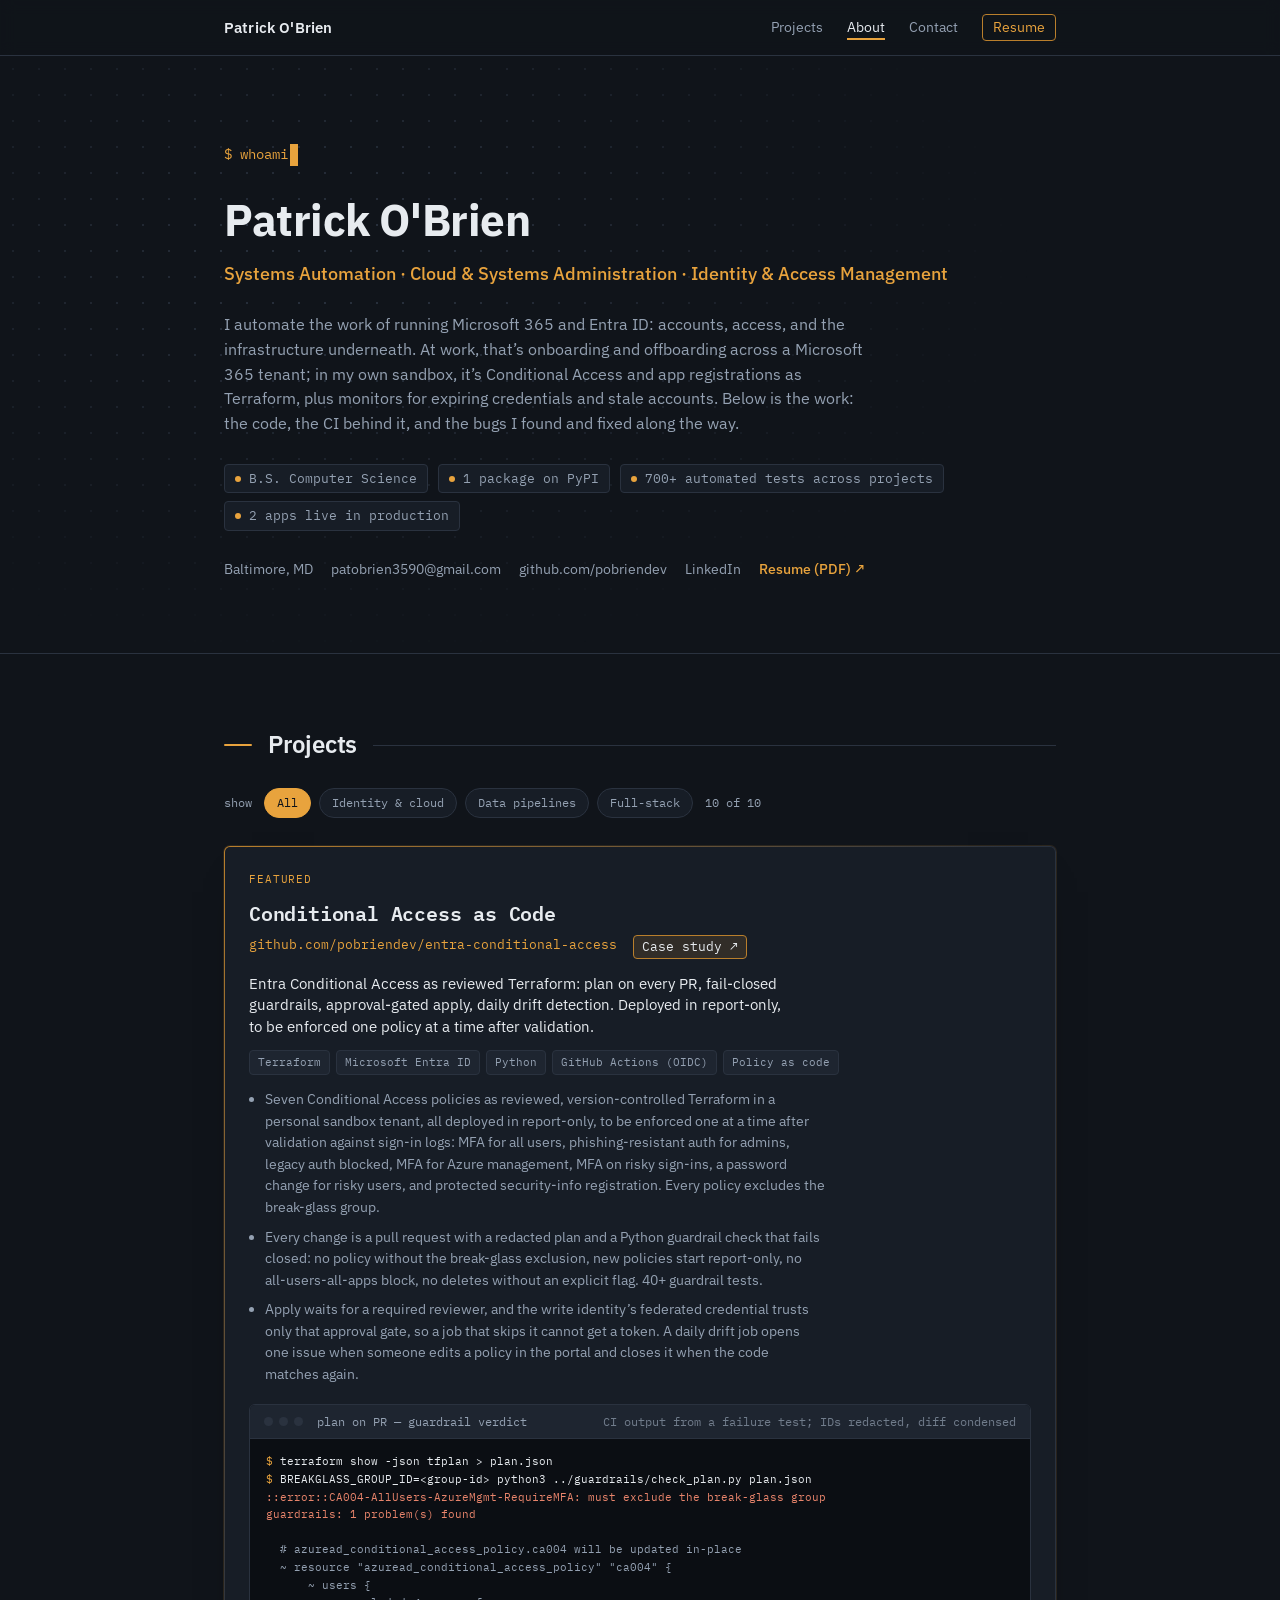
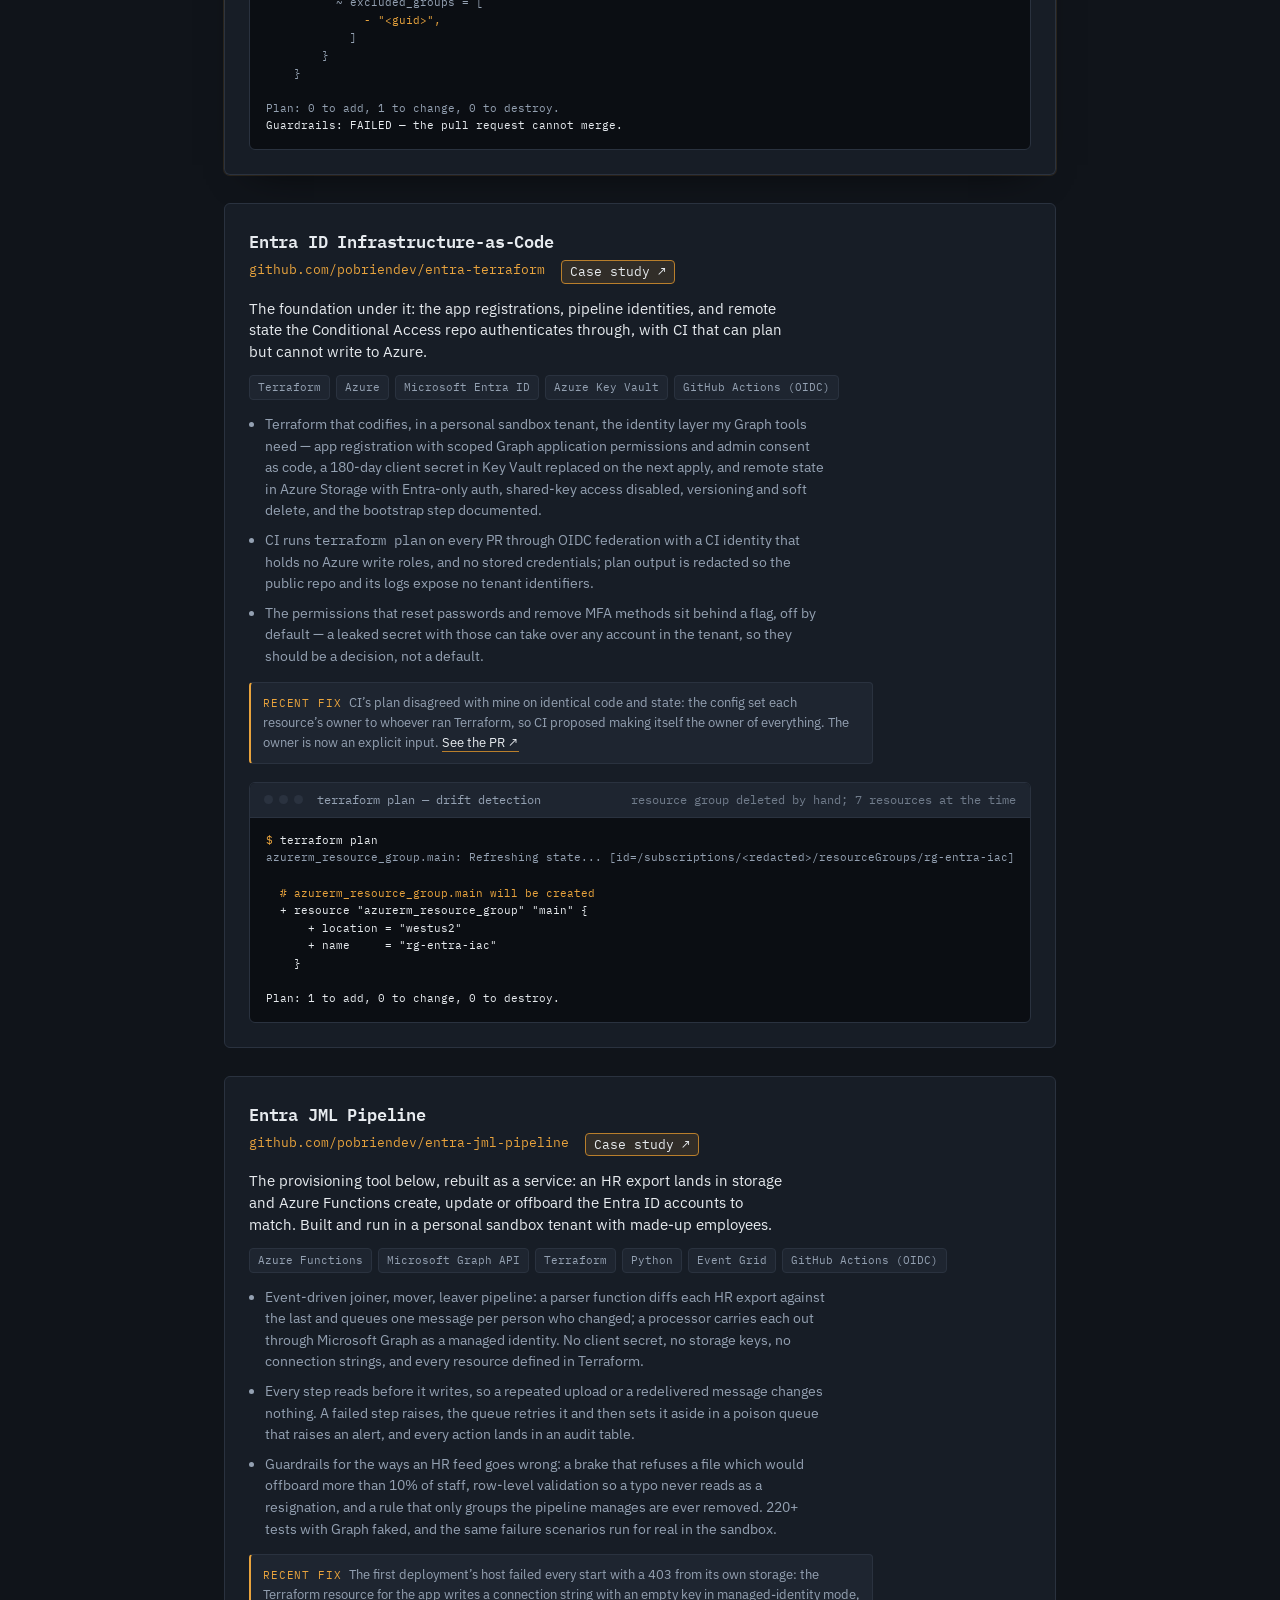
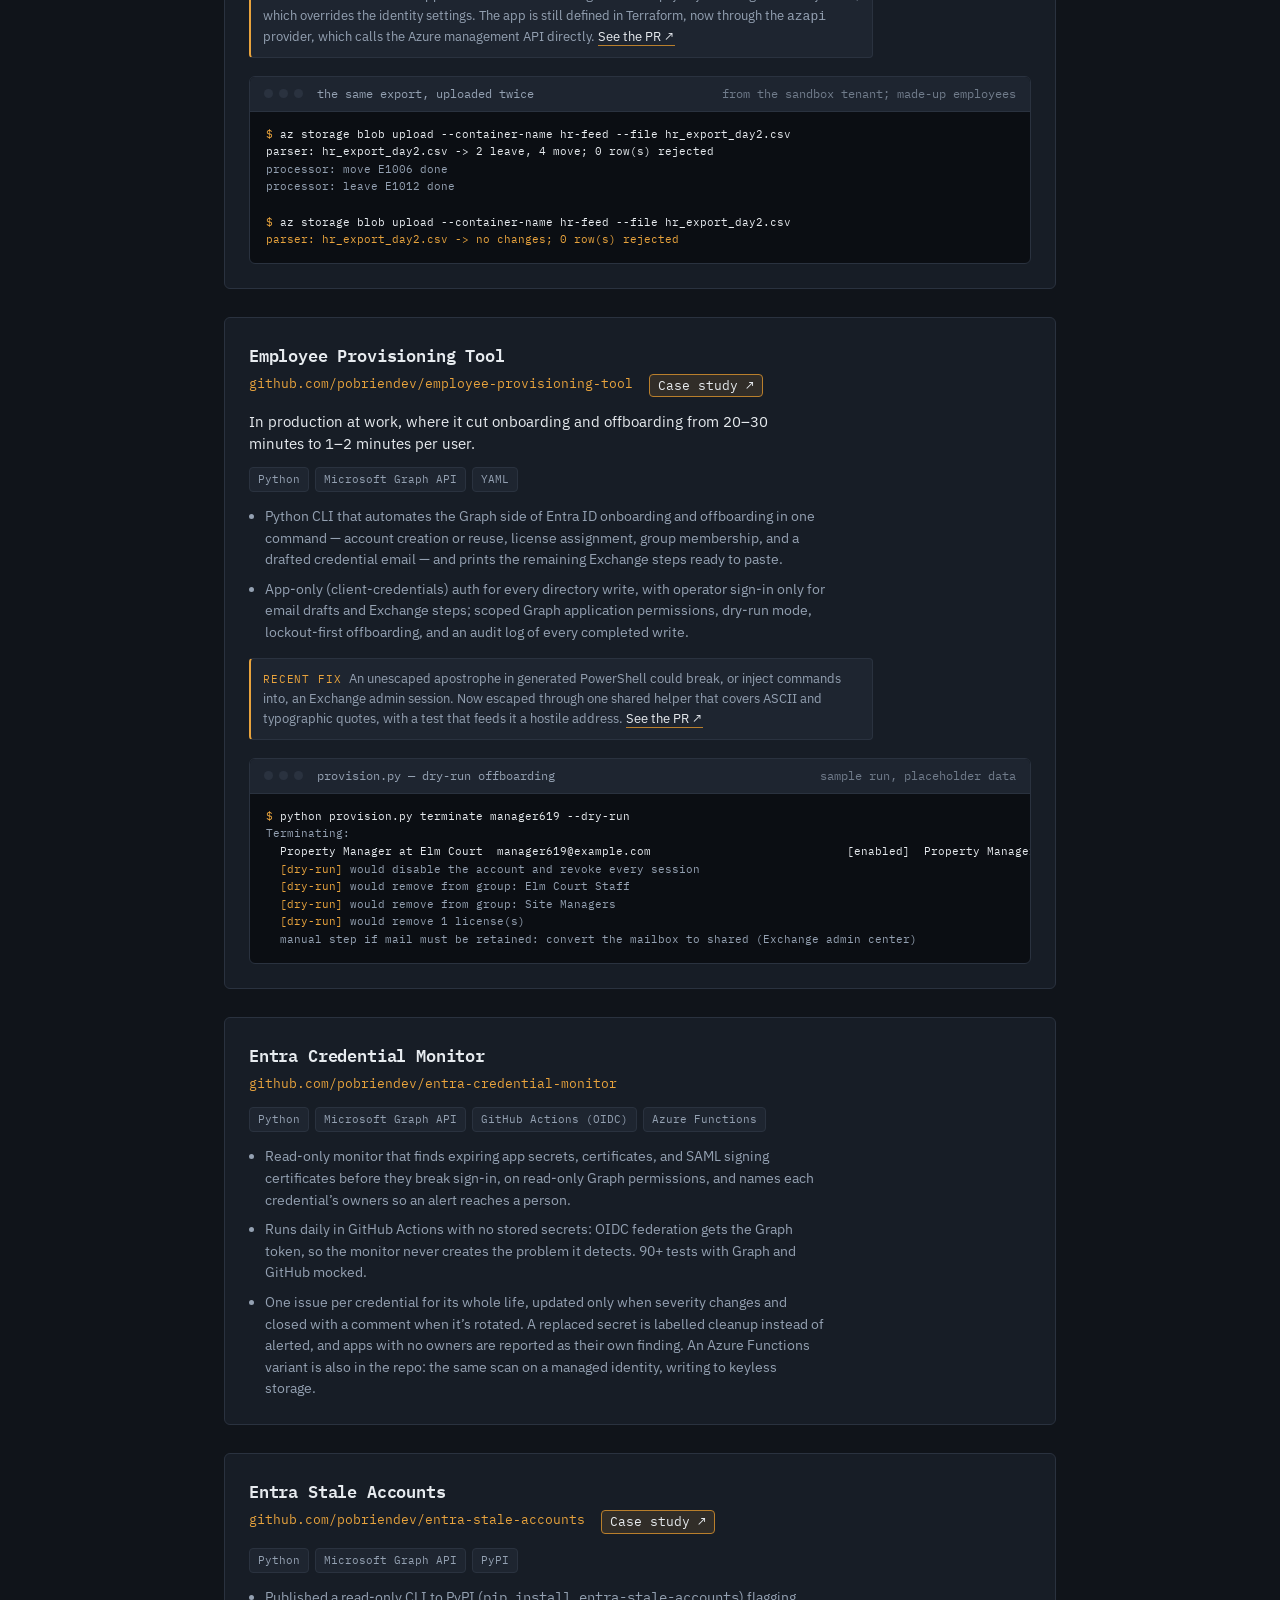
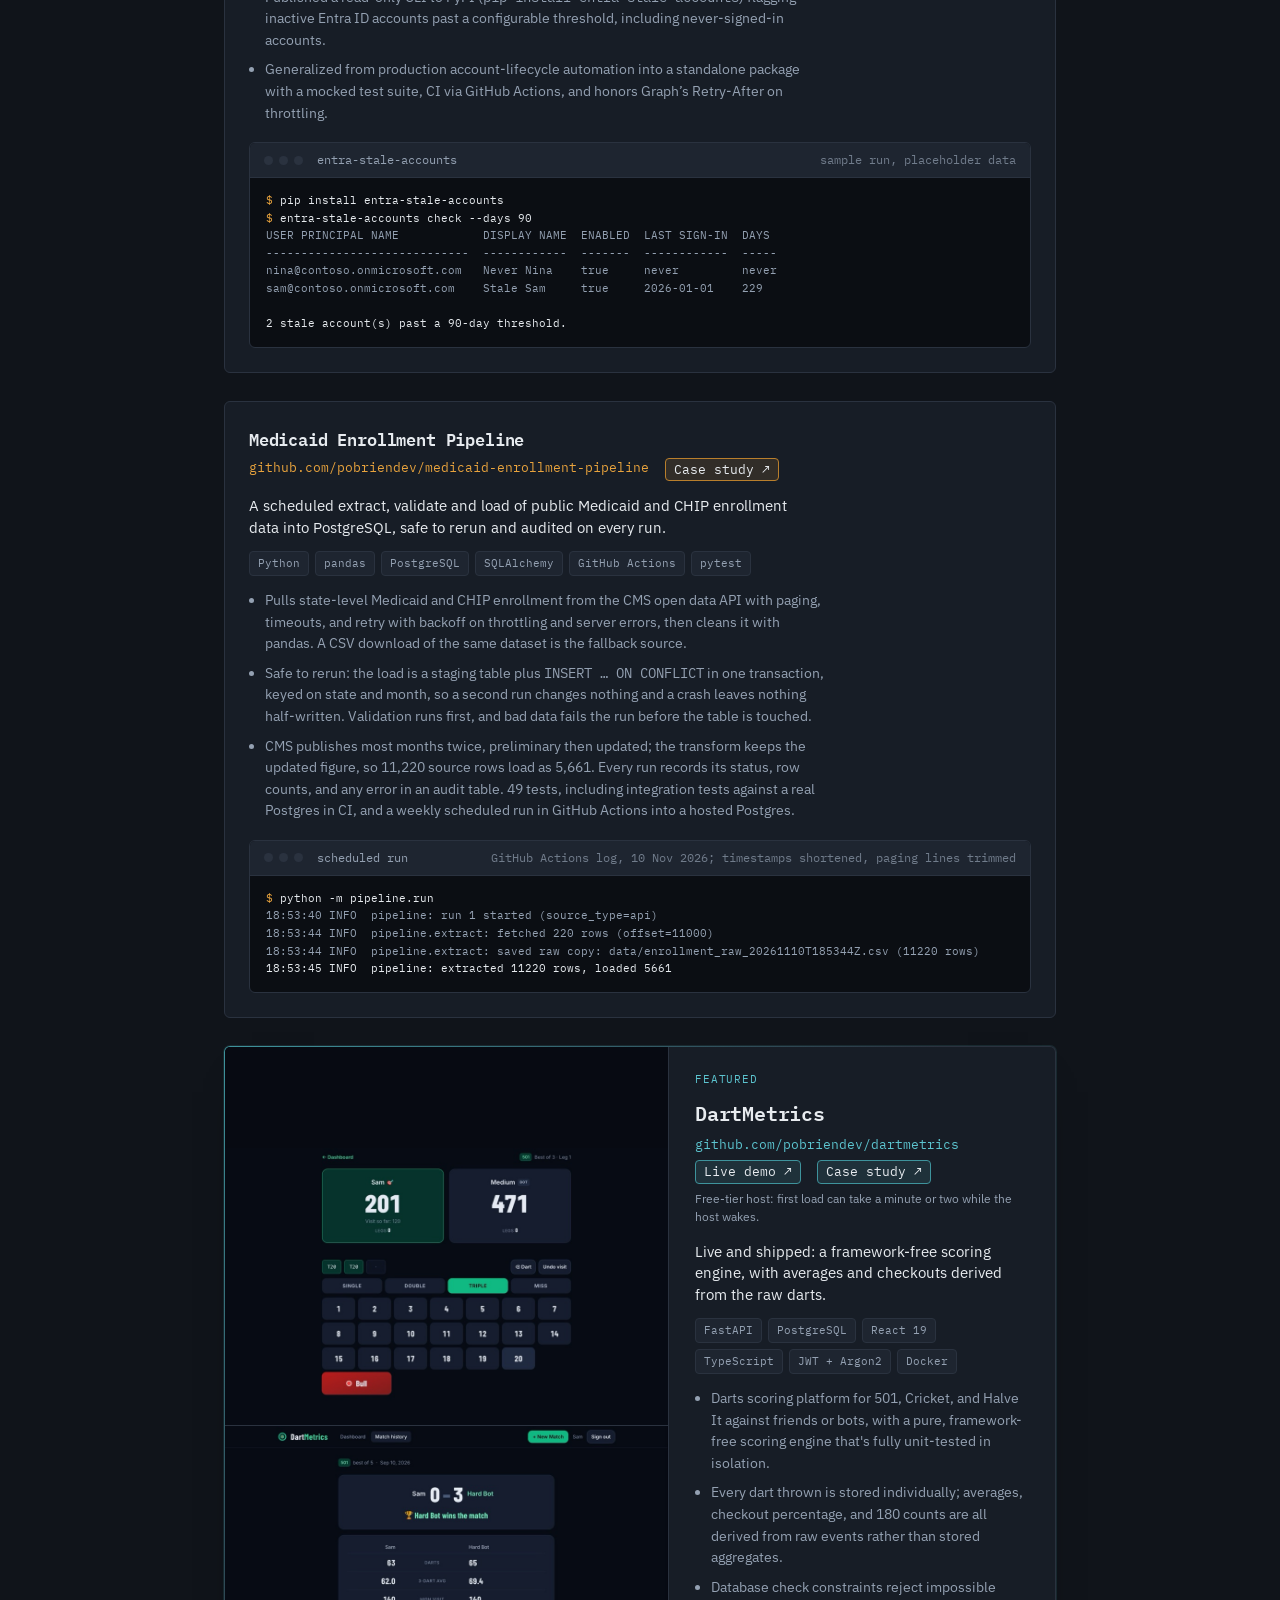
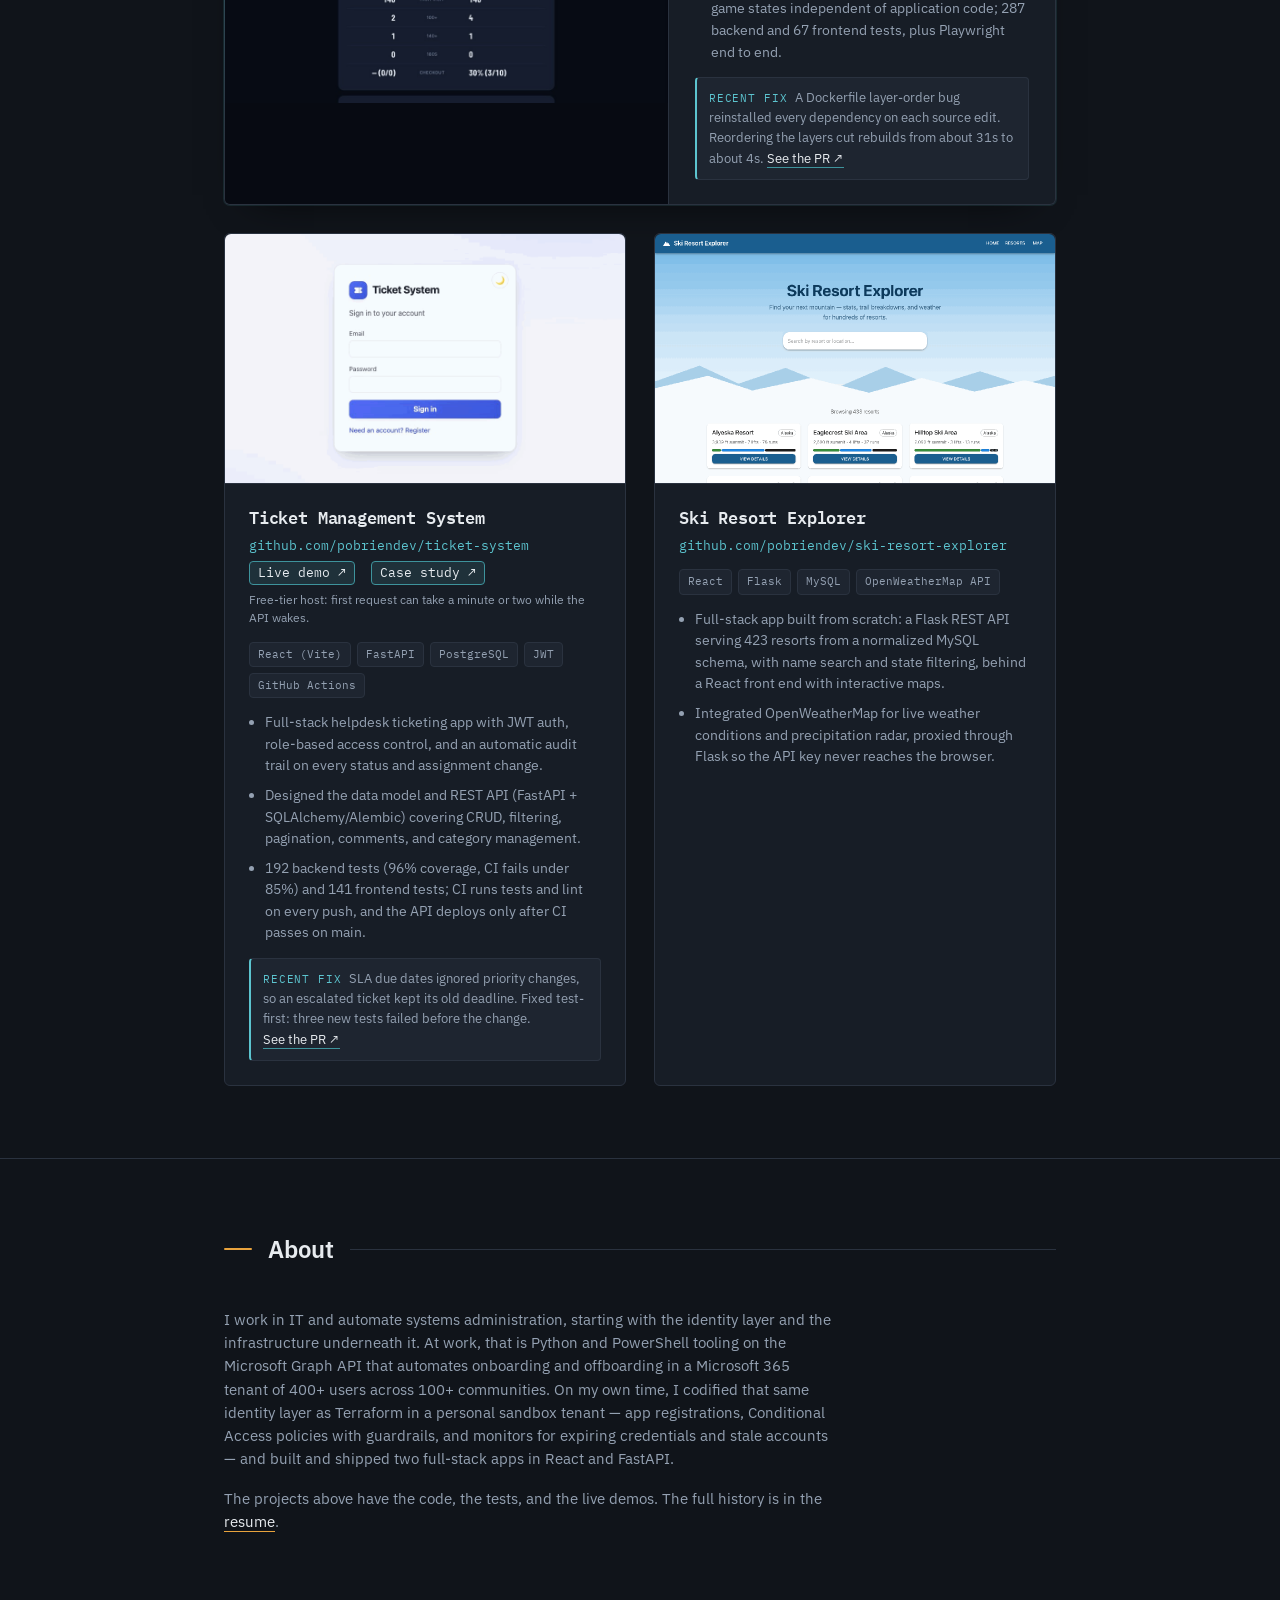
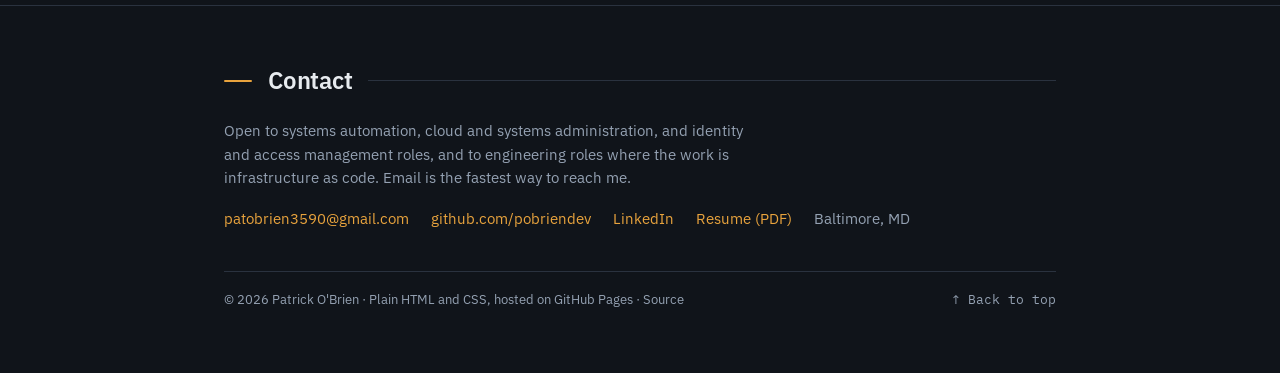
<file: index.html>
<!DOCTYPE html>
<html lang="en">
<head>
<meta charset="UTF-8">
<meta name="viewport" content="width=device-width, initial-scale=1.0">
<title>Patrick O'Brien — Systems Automation &middot; Cloud &amp; Systems Administration &middot; Identity &amp; Access Management</title>
<meta name="description" content="Patrick O'Brien — systems automation, cloud and systems administration, and identity and access management in Baltimore, MD. Microsoft Entra ID and Microsoft 365 automation with the Graph API, Python, and PowerShell; Conditional Access and app registrations as Terraform on Azure; credential and stale-account monitoring.">
<link rel="canonical" href="https://pobriendev.github.io/portfolio/">
<link rel="icon" type="image/svg+xml" href="assets/favicon.svg">
<link rel="icon" type="image/png" sizes="32x32" href="assets/favicon-32.png">
<link rel="apple-touch-icon" sizes="180x180" href="assets/apple-touch-icon.png">
<meta name="theme-color" content="#10141A">
<meta property="og:type" content="website">
<meta property="og:url" content="https://pobriendev.github.io/portfolio/">
<meta property="og:title" content="Patrick O'Brien — Systems Automation &middot; Cloud &amp; Systems Administration &middot; Identity &amp; Access Management">
<meta property="og:description" content="Microsoft Entra ID and Microsoft 365 automation with the Graph API, Python, and PowerShell. Conditional Access and app registrations as Terraform on Azure, with CI over OIDC. Projects, live demos, and the bugs fixed along the way.">
<meta property="og:image" content="https://pobriendev.github.io/portfolio/assets/og-card-2026-11-17b.jpg">
<meta property="og:image:width" content="1200">
<meta property="og:image:height" content="630">
<meta property="og:image:alt" content="Patrick O'Brien, Systems Automation, Cloud and Systems Administration, Identity and Access Management: Entra ID and Graph API, Terraform on Azure, Conditional Access as code, Python and PowerShell">
<meta name="twitter:card" content="summary_large_image">
<meta name="twitter:title" content="Patrick O'Brien — Systems Automation &middot; Cloud &amp; Systems Administration &middot; Identity &amp; Access Management">
<meta name="twitter:description" content="Microsoft Entra ID and Microsoft 365 automation with the Graph API, Python, and PowerShell. Conditional Access and app registrations as Terraform on Azure.">
<meta name="twitter:image" content="https://pobriendev.github.io/portfolio/assets/og-card-2026-11-17b.jpg">
<link rel="preconnect" href="https://fonts.googleapis.com">
<link rel="preconnect" href="https://fonts.gstatic.com" crossorigin>
<link rel="preload" as="style" href="https://fonts.googleapis.com/css2?family=IBM+Plex+Sans:wght@400;500;600;700&family=IBM+Plex+Mono:wght@400;500&display=swap">
<link rel="stylesheet" href="https://fonts.googleapis.com/css2?family=IBM+Plex+Sans:wght@400;500;600;700&family=IBM+Plex+Mono:wght@400;500&display=swap" media="print" onload="this.media='all'">
<noscript><link rel="stylesheet" href="https://fonts.googleapis.com/css2?family=IBM+Plex+Sans:wght@400;500;600;700&family=IBM+Plex+Mono:wght@400;500&display=swap"></noscript>
<style>
  :root{
    --bg: #10141A;
    --surface: #171D26;
    --surface-2: #1E2530;
    --border: #2A323F;
    --text: #E7EBEF;
    --text-dim: #94A1B2;
    --accent: #E8A33D;
    --accent-dim: #B97F2C;
    --accent-soft: rgba(232,163,61,0.12);
    --accent-2: #5CC4CF;          /* cool accent for the full-stack track */
    --accent-2-dim: #3E939C;
    --accent-2-soft: rgba(92,196,207,0.12);
    --max-w: 880px;
  }

  *{ box-sizing: border-box; }
  html{ scroll-behavior: smooth; }

  body{
    margin: 0;
    background: var(--bg);
    color: var(--text);
    font-family: 'IBM Plex Sans', -apple-system, BlinkMacSystemFont, 'Segoe UI', sans-serif;
    line-height: 1.55;
    -webkit-font-smoothing: antialiased;
  }

  .mono{ font-family: 'IBM Plex Mono', ui-monospace, SFMono-Regular, Menlo, monospace; }

  a{ color: inherit; }

  .wrap{
    max-width: var(--max-w);
    margin: 0 auto;
    padding: 0 24px;
  }

  /* ---------- Nav ---------- */
  header.site-nav{
    position: sticky;
    top: 0;
    z-index: 10;
    background: rgba(16,20,26,0.85);
    backdrop-filter: blur(8px);
    border-bottom: 1px solid var(--border);
  }
  header.site-nav .wrap{
    display: flex;
    align-items: center;
    justify-content: space-between;
    padding-top: 16px;
    padding-bottom: 16px;
  }
  header.site-nav .name{
    font-weight: 600;
    font-size: 15px;
    letter-spacing: 0.01em;
  }
  header.site-nav nav{
    display: flex;
    gap: 24px;
  }
  header.site-nav nav a{
    text-decoration: none;
    color: var(--text-dim);
    font-size: 14px;
    transition: color 0.15s ease;
  }
  header.site-nav nav a:hover{ color: var(--text); }
  header.site-nav nav a.active{ color: var(--text); }
  header.site-nav nav a.active:not(.nav-resume){
    text-decoration: underline;
    text-decoration-color: var(--accent);
    text-underline-offset: 6px;
    text-decoration-thickness: 2px;
  }
  header.site-nav nav a.nav-resume{
    color: var(--accent);
    border: 1px solid var(--accent-dim);
    border-radius: 4px;
    padding: 2px 10px;
    margin: -3px 0;
  }
  header.site-nav nav a.nav-resume:hover{ background: var(--accent); color: var(--bg); }

  @media (max-width: 560px){
    header.site-nav .wrap{ padding-left: 16px; padding-right: 16px; }
    header.site-nav .name{ white-space: nowrap; }
    header.site-nav nav{ gap: 12px; }
    header.site-nav nav a{ font-size: 13px; }
  }
  @media (max-width: 440px){
    header.site-nav nav{ flex-wrap: wrap; row-gap: 8px; }
    header.site-nav .wrap{
      flex-direction: column;
      align-items: flex-start;
      gap: 8px;
      padding-top: 12px;
      padding-bottom: 12px;
    }
    header.site-nav nav{ gap: 16px; }
  }

  /* ---------- Hero ---------- */
  .hero{
    padding: 88px 0 72px;
    border-bottom: 1px solid var(--border);
    position: relative;
    overflow: hidden;
  }
  /* Faint dot grid behind the hero, fading out toward the right and bottom */
  .hero::before{
    content: "";
    position: absolute;
    inset: 0;
    background-image: radial-gradient(var(--border) 1px, transparent 1.5px);
    background-size: 26px 26px;
    -webkit-mask-image: radial-gradient(ellipse 70% 90% at 28% 35%, #000 10%, transparent 75%);
            mask-image: radial-gradient(ellipse 70% 90% at 28% 35%, #000 10%, transparent 75%);
    opacity: 0.9;
    pointer-events: none;
  }
  .hero .wrap{ position: relative; }
  /* Staged entrance: each hero row rises in after the prompt starts typing */
  .hero h1, .hero .role, .hero .summary, .hero-proof, .hero-meta{
    animation: rise .55s cubic-bezier(.2,.7,.2,1) both;
  }
  .hero h1{ animation-delay: .25s; }
  .hero .role{ animation-delay: .35s; }
  .hero .summary{ animation-delay: .45s; }
  .hero-proof{ animation-delay: .55s; }
  .hero-meta{ animation-delay: .65s; }
  @keyframes rise{
    from{ opacity: 0; transform: translateY(10px); }
    to{ opacity: 1; transform: none; }
  }
  .terminal-line{
    font-size: 14px;
    color: var(--accent);
    margin-bottom: 20px;
    min-height: 20px;
  }
  .terminal-line .caret{
    display: inline-block;
    width: 8px;
    background: var(--accent);
    margin-left: 2px;
    animation: blink 1s step-end infinite;
  }
  @keyframes blink{ 50%{ opacity: 0; } }

  .hero h1{
    font-size: clamp(32px, 5vw, 44px);
    font-weight: 700;
    margin: 0 0 6px;
    letter-spacing: -0.01em;
  }
  .hero .role{
    font-size: 18px;
    color: var(--accent);
    font-weight: 500;
    margin: 0 0 24px;
  }
  .hero p.summary{
    max-width: 640px;
    color: var(--text-dim);
    font-size: 16px;
    margin: 0 0 28px;
  }
  .hero p.summary a{
    color: var(--text);
    text-decoration: none;
    border-bottom: 1px solid var(--accent);
  }
  .hero p.summary a:hover{ color: var(--accent); }
  .hero-proof{
    display: flex;
    flex-wrap: wrap;
    gap: 8px 10px;
    margin: 0 0 28px;
    font-size: 12.5px;
    color: var(--text-dim);
  }
  .hero-proof span{
    background: var(--surface);
    border: 1px solid var(--border);
    border-radius: 4px;
    padding: 4px 10px;
  }
  .hero-proof span::before{
    content: "";
    display: inline-block;
    width: 6px;
    height: 6px;
    border-radius: 50%;
    background: var(--accent);
    margin-right: 8px;
    vertical-align: 1px;
  }
  .hero-meta{
    display: flex;
    flex-wrap: wrap;
    gap: 18px;
    font-size: 14px;
    color: var(--text-dim);
  }
  .hero-meta a{
    text-decoration: none;
    border-bottom: 1px solid transparent;
    transition: border-color 0.15s ease, color 0.15s ease;
  }
  .hero-meta a:hover{
    color: var(--text);
    border-color: var(--accent);
  }
  .hero-meta a.resume-link{ color: var(--accent); font-weight: 500; }

  /* ---------- Section shell ---------- */
  section{ padding: 72px 0; border-bottom: 1px solid var(--border); }
  section:last-of-type{ border-bottom: none; }
  section h2, footer h2{
    font-size: 24px;
    letter-spacing: -0.01em;
    color: var(--text);
    font-weight: 600;
    margin: 0 0 40px;
    display: flex;
    align-items: center;
    gap: 16px;
  }
  section h2::before, footer h2::before{
    content: "";
    width: 28px;
    height: 2px;
    background: var(--accent);
    border-radius: 1px;
    flex: none;
  }
  section h2::after, footer h2::after{
    content: "";
    flex: 1;
    height: 1px;
    background: var(--border);
  }

  /* ---------- Projects ---------- */
  .track-filter{
    display: flex;
    flex-wrap: wrap;
    align-items: center;
    gap: 8px;
    margin: -16px 0 28px;
    font-family: 'IBM Plex Mono', monospace;
    font-size: 12px;
  }
  .track-filter .lbl{ color: var(--text-dim); margin-right: 4px; }
  .track-filter button{
    font: inherit;
    color: var(--text-dim);
    background: var(--surface);
    border: 1px solid var(--border);
    border-radius: 999px;
    padding: 5px 12px;
    cursor: pointer;
    transition: color .15s, border-color .15s, background .15s;
  }
  .track-filter button:hover{ color: var(--text); border-color: var(--accent-dim); }
  .track-filter button[aria-pressed="true"]{
    color: var(--bg);
    background: var(--accent);
    border-color: var(--accent);
  }
  .track-filter button[data-track="fs"][aria-pressed="true"]{
    background: var(--accent-2);
    border-color: var(--accent-2);
  }
  .track-filter button:focus-visible{ outline: 2px solid var(--accent); outline-offset: 2px; }
  /* Only the selected track is shown; "All" shows everything */
  .project-grid[data-show="identity"] .project-card.fs,
  .project-grid[data-show="identity"] .project-card.data,
  .project-grid[data-show="fs"] .project-card:not(.fs),
  .project-grid[data-show="data"] .project-card:not(.data){ display: none; }
  .track-filter .count{ color: var(--text-dim); margin-left: 4px; }
  .project-grid{
    display: grid;
    grid-template-columns: 1fr 1fr;
    gap: 28px;
  }
  @media (max-width: 640px){
    .project-grid{ grid-template-columns: 1fr; gap: 20px; }
  }
  .project-card{
    background: var(--surface);
    border: 1px solid var(--border);
    border-radius: 6px;
    padding: 24px;
    display: flex;
    flex-direction: column;
    transition: border-color .2s ease, transform .2s ease;
  }
  .project-card:hover{ border-color: var(--accent-dim); transform: translateY(-2px); }
  /* Full-stack track: swap the accent to the cool colour inside these cards */
  .project-card.fs{
    --accent: var(--accent-2);
    --accent-dim: var(--accent-2-dim);
    --accent-soft: var(--accent-2-soft);
  }
  .project-card .shot{
    display: block;
    margin: -24px -24px 20px;
    border-bottom: 1px solid var(--border);
    border-radius: 6px 6px 0 0;
    overflow: hidden;
    background: var(--surface-2);
    aspect-ratio: 16 / 10;
  }
  .project-card .shot img{
    display: block;
    width: 100%;
    height: 100%;
    object-fit: cover;
    object-position: top;
    transition: transform 0.25s ease;
  }
  .project-card .shot:hover img{ transform: scale(1.02); }
  .project-card .card-links{
    display: flex;
    flex-wrap: wrap;
    gap: 6px 16px;
    margin-bottom: 12px;
    margin-bottom: 14px;
  }
  .project-card .card-links .repo-link{ margin-bottom: 0; }
  .project-card .demo-link{
    font-family: 'IBM Plex Mono', monospace;
    font-size: 12.5px;
    color: var(--text);
    text-decoration: none;
    background: var(--accent-soft);
    border: 1px solid var(--accent-dim);
    padding: 1px 8px;
    border-radius: 4px;
  }
  .project-card .demo-link:hover{ background: var(--accent); color: var(--bg); }
  .project-card .demo-note{
    flex-basis: 100%;
    font-size: 12px;
    color: var(--text-dim);
  }
  .project-card .shot.gif img{ object-position: center; }

  /* Featured (full-width) project */
  .project-card.featured{
    grid-column: 1 / -1;
    display: grid;
    grid-template-columns: 1.15fr 1fr;
    padding: 0;
    overflow: hidden;
  }
  .project-card.featured .shot{
    margin: 0;
    aspect-ratio: auto;
    border-radius: 0;
    border-bottom: none;
    border-right: 1px solid var(--border);
  }
  /* Show the whole screenshot however tall the text column gets; the
     backdrop matches the app's own background so the edges are seamless. */
  .project-card.featured .shot{
    background: #070A12;
    display: flex;
    flex-direction: column;
    justify-content: center;
  }
  .project-card.featured .shot img{ height: auto; object-fit: contain; }
  .project-card.featured .shot img + img{ border-top: 1px solid var(--border); }
  .project-card.featured .body{
    padding: 24px 26px;
    display: flex;
    flex-direction: column;
  }
  .project-card.featured h3{ font-size: 20px; }
  /* Featured cards: accent-tinted gradient border and a soft glow */
  .project-card.is-featured{
    border-color: transparent;
    background:
      linear-gradient(var(--surface), var(--surface)) padding-box,
      linear-gradient(135deg, var(--accent-dim) 0%, var(--border) 45%, var(--border) 100%) border-box;
    box-shadow: 0 0 0 1px var(--accent-soft), 0 18px 40px -28px rgba(0,0,0,.9);
  }
  .project-card.is-featured:hover{
    background:
      linear-gradient(var(--surface), var(--surface)) padding-box,
      linear-gradient(135deg, var(--accent) 0%, var(--accent-dim) 40%, var(--border) 100%) border-box;
  }
  .project-card.is-featured h3{ font-size: 20px; }
  .project-card .tagline{
    margin: 0 0 12px;
    font-size: 14.5px;
    line-height: 1.5;
    color: var(--text);
    max-width: 60ch;
  }
  .featured-label{
    font-family: 'IBM Plex Mono', monospace;
    font-size: 11px;
    letter-spacing: 0.08em;
    text-transform: uppercase;
    color: var(--accent);
    margin-bottom: 10px;
  }
  @media (max-width: 640px){
    .project-card.featured{ grid-template-columns: 1fr; }
    .project-card.featured .shot{ display: block; }
    .project-card.featured .shot img{ height: 100%; object-fit: cover; object-position: top; }
    .project-card.featured .shot img + img{ display: none; }
    .project-card.featured .shot{
      aspect-ratio: 16 / 10;
      border-right: none;
      border-bottom: 1px solid var(--border);
    }
    .project-card.featured .body{ padding: 22px; }
  }
  /* Full-width text cards (CLI tools, infrastructure) */
  .project-card{ min-width: 0; }  /* let wide <pre> blocks scroll instead of stretching the grid */
  .project-card.wide{ grid-column: 1 / -1; }
  .project-card.wide ul{ max-width: 72ch; flex-grow: 0; }

  /* "Recent fix" note on a project card */
  .fix-note{
    margin: 14px 0 0;
    padding: 10px 12px;
    font-size: 13px;
    color: var(--text-dim);
    background: var(--surface-2);
    border: 1px solid var(--border);
    border-left: 2px solid var(--accent);
    border-radius: 4px;
  }
  .project-card.wide .fix-note{ max-width: 78ch; }
  .fix-note .fix-label{
    font-family: 'IBM Plex Mono', monospace;
    font-size: 10.5px;
    letter-spacing: 0.08em;
    text-transform: uppercase;
    color: var(--accent);
    margin-right: 8px;
  }
  .fix-note a{ color: var(--text); text-decoration: none; border-bottom: 1px solid var(--accent-dim); white-space: nowrap; }
  .fix-note a:hover{ color: var(--accent); }

  /* Terminal demo block */
  .terminal{
    min-width: 0;
    max-width: 100%;
    margin: 18px 0 0;
    background: #0B0E13;
    border: 1px solid var(--border);
    border-radius: 6px;
    overflow: hidden;
  }
  .terminal figcaption{
    display: flex;
    align-items: center;
    gap: 10px;
    padding: 8px 14px;
    border-bottom: 1px solid var(--border);
    background: var(--surface-2);
    font-family: 'IBM Plex Mono', monospace;
    font-size: 11.5px;
    color: var(--text-dim);
  }
  .terminal .dots{ display: inline-flex; gap: 6px; margin-right: 4px; }
  .terminal .dots i{
    width: 9px; height: 9px; border-radius: 50%;
    background: var(--border);
  }
  .terminal .t-note{ margin-left: auto; opacity: 0.7; }
  .terminal pre{
    margin: 0;
    padding: 14px 16px;
    overflow-x: auto;
    font-family: 'IBM Plex Mono', ui-monospace, SFMono-Regular, Menlo, monospace;
    font-size: 11px;
    line-height: 1.6;
    color: var(--text-dim);
    white-space: pre;
    tab-size: 4;
  }
  .terminal pre:focus-visible{ outline: 1px solid var(--accent-dim); outline-offset: -1px; }
  .terminal .t-p{ color: var(--accent); }
  .terminal .t-c{ color: var(--text); }
  .terminal .t-o{ color: var(--text); }
  .terminal .t-hl{ color: var(--accent); }
  .terminal .t-err{ color: #E8846B; }
  @media (max-width: 560px){
    .terminal .t-note{ display: none; }
  }
  .project-card h3{
    font-family: 'IBM Plex Mono', ui-monospace, SFMono-Regular, Menlo, monospace;
    font-size: 17px;
    font-weight: 600;
    letter-spacing: -0.01em;
    margin: 0 0 6px;
  }
  .project-card .repo-link{
    font-family: 'IBM Plex Mono', monospace;
    font-size: 12.5px;
    color: var(--accent);
    text-decoration: none;
    display: inline-block;
    margin-bottom: 14px;
    word-break: break-all;
  }
  .project-card .repo-link:hover{ text-decoration: underline; }
  .stack-tags{
    display: flex;
    flex-wrap: wrap;
    gap: 6px;
    margin-bottom: 14px;
  }
  .stack-tags span{
    font-family: 'IBM Plex Mono', monospace;
    font-size: 11px;
    color: var(--text-dim);
    background: var(--surface-2);
    border: 1px solid var(--border);
    padding: 3px 8px;
    border-radius: 4px;
  }
  .project-card ul{
    margin: 0;
    padding-left: 16px;
    color: var(--text-dim);
    font-size: 13.5px;
    line-height: 1.6;
    flex-grow: 1;
  }
  .project-card li{ margin-bottom: 8px; }
  .project-card li:last-child{ margin-bottom: 0; }

  /* ---------- About ---------- */
  .about-text p{
    margin: 0 0 16px;
    color: var(--text-dim);
    font-size: 15px;
    max-width: 68ch;
  }
  .about-text p:last-child{ margin-bottom: 0; }
  .about-text a{ color: var(--text); text-decoration: none; border-bottom: 1px solid var(--accent); }
  .about-text a:hover{ color: var(--accent); }

  /* ---------- Footer ---------- */
  footer{
    padding: 56px 0 64px;
    border-top: 1px solid var(--border);
  }
  footer h2{ margin-bottom: 20px; }
  footer .contact-lead{
    margin: 0 0 18px;
    color: var(--text-dim);
    font-size: 15px;
    max-width: 60ch;
  }
  footer .contact-row{
    display: flex;
    flex-wrap: wrap;
    gap: 10px 22px;
    font-size: 15px;
    color: var(--text-dim);
  }
  footer .contact-row a{
    color: var(--accent);
    text-decoration: none;
    border-bottom: 1px solid transparent;
  }
  footer .contact-row a:hover{ border-bottom-color: var(--accent); }
  footer .foot-bar{
    margin-top: 40px;
    padding-top: 18px;
    border-top: 1px solid var(--border);
    display: flex;
    flex-wrap: wrap;
    justify-content: space-between;
    gap: 8px 16px;
    font-size: 12.5px;
    color: var(--text-dim);
  }
  footer .foot-bar a{ color: var(--text-dim); text-decoration: none; }
  footer .foot-bar a:hover{ color: var(--text); }
  footer .foot-bar .top{ font-family: 'IBM Plex Mono', monospace; }

  @media (prefers-reduced-motion: reduce){
    .terminal-line .caret{ animation: none; }
    .hero h1, .hero .role, .hero .summary, .hero-proof, .hero-meta{ animation: none; }
    .project-card:hover{ transform: none; }
    html{ scroll-behavior: auto; }
  }
</style>
</head>
<body id="top">

<header class="site-nav">
  <div class="wrap">
    <div class="name">Patrick O'Brien</div>
    <nav>
      <a href="#projects">Projects</a>
      <a href="#about">About</a>
      <a href="#contact">Contact</a>
      <a class="nav-resume" href="assets/Patrick_OBrien_Resume.pdf" target="_blank" rel="noopener">Resume</a>
    </nav>
  </div>
</header>

<section class="hero">
  <div class="wrap">
    <div class="terminal-line mono" id="terminalLine"></div>
    <h1>Patrick O'Brien</h1>
    <p class="role">Systems Automation &middot; Cloud &amp; Systems Administration &middot; Identity &amp; Access Management</p>
    <p class="summary">
      I automate the work of running Microsoft 365 and Entra ID: accounts, access, and the infrastructure
      underneath. At work, that&rsquo;s onboarding and offboarding across a Microsoft 365 tenant; in my own sandbox, it&rsquo;s Conditional Access and app registrations as
      Terraform, plus monitors for expiring credentials and stale accounts. Below is the work: the code,
      the CI behind it, and the bugs I found and fixed along the way.
    </p>
    <div class="hero-proof mono">
      <span>B.S. Computer Science</span>
      <span>1 package on PyPI</span>
      <span>700+ automated tests across projects</span>
      <span>2 apps live in production</span>
    </div>
    <div class="hero-meta">
      <span>Baltimore, MD</span>
      <a href="mailto:patobrien3590@gmail.com">patobrien3590@gmail.com</a>
      <a href="https://github.com/pobriendev" target="_blank" rel="noopener">github.com/pobriendev</a>
      <a href="https://www.linkedin.com/in/patrick-o-brien-658125257/" target="_blank" rel="noopener">LinkedIn</a>
      <a class="resume-link" href="assets/Patrick_OBrien_Resume.pdf" target="_blank" rel="noopener">Resume (PDF) &#8599;</a>
    </div>
  </div>
</section>

<section id="projects">
  <div class="wrap">
    <h2>Projects</h2>
    <div class="track-filter" role="group" aria-label="Filter projects by track">
      <span class="lbl">show</span>
      <button type="button" data-track="all" aria-pressed="true">All</button>
      <button type="button" data-track="identity" aria-pressed="false">Identity &amp; cloud</button>
      <button type="button" data-track="data" aria-pressed="false">Data pipelines</button>
      <button type="button" data-track="fs" aria-pressed="false">Full-stack</button>
      <span class="count" id="trackCount" aria-live="polite"></span>
    </div>
    <div class="project-grid" id="projectGrid" data-show="all">
      <div class="project-card wide is-featured">
        <div class="featured-label">Featured</div>
        <h3>Conditional Access as Code</h3>
        <div class="card-links">
          <a class="repo-link" href="https://github.com/pobriendev/entra-conditional-access" target="_blank" rel="noopener">github.com/pobriendev/entra-conditional-access</a>
          <a class="demo-link" href="case-studies/entra-conditional-access.html">Case study &#8599;</a>
        </div>
        <p class="tagline">Entra Conditional Access as reviewed Terraform: plan on every PR, fail-closed guardrails, approval-gated apply, daily drift detection. Deployed in report-only, to be enforced one policy at a time after validation.</p>
        <div class="stack-tags">
          <span>Terraform</span><span>Microsoft Entra ID</span><span>Python</span><span>GitHub Actions (OIDC)</span><span>Policy as code</span>
        </div>
        <ul>
          <li>Seven Conditional Access policies as reviewed, version-controlled Terraform in a personal sandbox tenant, all deployed in report-only, to be enforced one at a time after validation against sign-in logs: MFA for all users, phishing-resistant auth for admins, legacy auth blocked, MFA for Azure management, MFA on risky sign-ins, a password change for risky users, and protected security-info registration. Every policy excludes the break-glass group.</li>
          <li>Every change is a pull request with a redacted plan and a Python guardrail check that fails closed: no policy without the break-glass exclusion, new policies start report-only, no all-users-all-apps block, no deletes without an explicit flag. 40+ guardrail tests.</li>
          <li>Apply waits for a required reviewer, and the write identity&rsquo;s federated credential trusts only that approval gate, so a job that skips it cannot get a token. A daily drift job opens one issue when someone edits a policy in the portal and closes it when the code matches again.</li>
        </ul>
        <figure class="terminal">
          <figcaption><span class="dots" aria-hidden="true"><i></i><i></i><i></i></span>plan on PR &mdash; guardrail verdict<span class="t-note">CI output from a failure test; IDs redacted, diff condensed</span></figcaption>
          <pre tabindex="0"><span class="t-p">$</span> <span class="t-c">terraform show -json tfplan &gt; plan.json</span>
<span class="t-p">$</span> <span class="t-c">BREAKGLASS_GROUP_ID=&lt;group-id&gt; python3 ../guardrails/check_plan.py plan.json</span>
<span class="t-err">::error::CA004-AllUsers-AzureMgmt-RequireMFA: must exclude the break-glass group</span>
<span class="t-err">guardrails: 1 problem(s) found</span>

  # azuread_conditional_access_policy.ca004 will be updated in-place
  ~ resource "azuread_conditional_access_policy" "ca004" {
      ~ users {
          ~ excluded_groups = [
              <span class="t-hl">- "&lt;guid&gt;",</span>
            ]
        }
    }

Plan: 0 to add, 1 to change, 0 to destroy.
<span class="t-o">Guardrails: FAILED &mdash; the pull request cannot merge.</span></pre>
        </figure>
      </div>

      <div class="project-card wide">
        <h3>Entra ID Infrastructure-as-Code</h3>
        <div class="card-links">
          <a class="repo-link" href="https://github.com/pobriendev/entra-terraform" target="_blank" rel="noopener">github.com/pobriendev/entra-terraform</a>
          <a class="demo-link" href="case-studies/entra-terraform.html">Case study &#8599;</a>
        </div>
        <p class="tagline">The foundation under it: the app registrations, pipeline identities, and remote state the Conditional Access repo authenticates through, with CI that can plan but cannot write to Azure.</p>
        <div class="stack-tags">
          <span>Terraform</span><span>Azure</span><span>Microsoft Entra ID</span><span>Azure Key Vault</span><span>GitHub Actions (OIDC)</span>
        </div>
        <ul>
          <li>Terraform that codifies, in a personal sandbox tenant, the identity layer my Graph tools need &mdash; app registration with scoped Graph application permissions and admin consent as code, a 180-day client secret in Key Vault replaced on the next apply, and remote state in Azure Storage with Entra-only auth, shared-key access disabled, versioning and soft delete, and the bootstrap step documented.</li>
          <li>CI runs <span class="mono">terraform plan</span> on every PR through OIDC federation with a CI identity that holds no Azure write roles, and no stored credentials; plan output is redacted so the public repo and its logs expose no tenant identifiers.</li>
          <li>The permissions that reset passwords and remove MFA methods sit behind a flag, off by default &mdash; a leaked secret with those can take over any account in the tenant, so they should be a decision, not a default.</li>
        </ul>
        <p class="fix-note"><span class="fix-label">Recent fix</span>CI&rsquo;s plan disagreed with mine on identical code and state: the config set each resource&rsquo;s owner to whoever ran Terraform, so CI proposed making itself the owner of everything. The owner is now an explicit input. <a href="https://github.com/pobrienDev/entra-terraform/pull/1" target="_blank" rel="noopener">See the PR &#8599;</a></p>
        <figure class="terminal">
          <figcaption><span class="dots" aria-hidden="true"><i></i><i></i><i></i></span>terraform plan &mdash; drift detection<span class="t-note">resource group deleted by hand; 7 resources at the time</span></figcaption>
          <pre tabindex="0"><span class="t-p">$</span> <span class="t-c">terraform plan</span>
azurerm_resource_group.main: Refreshing state... [id=/subscriptions/&lt;redacted&gt;/resourceGroups/rg-entra-iac]

<span class="t-hl">  # azurerm_resource_group.main will be created</span>
<span class="t-o">  + resource "azurerm_resource_group" "main" {
      + location = "westus2"
      + name     = "rg-entra-iac"
    }</span>

<span class="t-o">Plan: 1 to add, 0 to change, 0 to destroy.</span></pre>
        </figure>
      </div>

      <div class="project-card wide">
        <h3>Entra JML Pipeline</h3>
        <div class="card-links">
          <a class="repo-link" href="https://github.com/pobriendev/entra-jml-pipeline" target="_blank" rel="noopener">github.com/pobriendev/entra-jml-pipeline</a>
          <a class="demo-link" href="case-studies/entra-jml-pipeline.html">Case study &#8599;</a>
        </div>
        <p class="tagline">The provisioning tool below, rebuilt as a service: an HR export lands in storage and Azure Functions create, update or offboard the Entra ID accounts to match. Built and run in a personal sandbox tenant with made-up employees.</p>
        <div class="stack-tags">
          <span>Azure Functions</span><span>Microsoft Graph API</span><span>Terraform</span><span>Python</span><span>Event Grid</span><span>GitHub Actions (OIDC)</span>
        </div>
        <ul>
          <li>Event-driven joiner, mover, leaver pipeline: a parser function diffs each HR export against the last and queues one message per person who changed; a processor carries each out through Microsoft Graph as a managed identity. No client secret, no storage keys, no connection strings, and every resource defined in Terraform.</li>
          <li>Every step reads before it writes, so a repeated upload or a redelivered message changes nothing. A failed step raises, the queue retries it and then sets it aside in a poison queue that raises an alert, and every action lands in an audit table.</li>
          <li>Guardrails for the ways an HR feed goes wrong: a brake that refuses a file which would offboard more than 10% of staff, row-level validation so a typo never reads as a resignation, and a rule that only groups the pipeline manages are ever removed. 220+ tests with Graph faked, and the same failure scenarios run for real in the sandbox.</li>
        </ul>
        <p class="fix-note"><span class="fix-label">Recent fix</span>The first deployment&rsquo;s host failed every start with a 403 from its own storage: the Terraform resource for the app writes a connection string with an empty key in managed-identity mode, which overrides the identity settings. The app is still defined in Terraform, now through the <code>azapi</code> provider, which calls the Azure management API directly. <a href="https://github.com/pobrienDev/entra-jml-pipeline/pull/4" target="_blank" rel="noopener">See the PR &#8599;</a></p>
        <figure class="terminal">
          <figcaption><span class="dots" aria-hidden="true"><i></i><i></i><i></i></span>the same export, uploaded twice<span class="t-note">from the sandbox tenant; made-up employees</span></figcaption>
          <pre tabindex="0"><span class="t-p">$</span> <span class="t-c">az storage blob upload --container-name hr-feed --file hr_export_day2.csv</span>
<span class="t-o">parser: hr_export_day2.csv -&gt; 2 leave, 4 move; 0 row(s) rejected</span>
processor: move E1006 done
processor: leave E1012 done

<span class="t-p">$</span> <span class="t-c">az storage blob upload --container-name hr-feed --file hr_export_day2.csv</span>
<span class="t-hl">parser: hr_export_day2.csv -&gt; no changes; 0 row(s) rejected</span></pre>
        </figure>
      </div>

      <div class="project-card wide">
        <h3>Employee Provisioning Tool</h3>
        <div class="card-links">
          <a class="repo-link" href="https://github.com/pobriendev/employee-provisioning-tool" target="_blank" rel="noopener">github.com/pobriendev/employee-provisioning-tool</a>
          <a class="demo-link" href="case-studies/employee-provisioning-tool.html">Case study &#8599;</a>
        </div>
        <p class="tagline">In production at work, where it cut onboarding and offboarding from 20&ndash;30 minutes to 1&ndash;2 minutes per user.</p>
        <div class="stack-tags">
          <span>Python</span><span>Microsoft Graph API</span><span>YAML</span>
        </div>
        <ul>
          <li>Python CLI that automates the Graph side of Entra ID onboarding and offboarding in one command — account creation or reuse, license assignment, group membership, and a drafted credential email — and prints the remaining Exchange steps ready to paste.</li>
          <li>App-only (client-credentials) auth for every directory write, with operator sign-in only for email drafts and Exchange steps; scoped Graph application permissions, dry-run mode, lockout-first offboarding, and an audit log of every completed write.</li>
        </ul>
        <p class="fix-note"><span class="fix-label">Recent fix</span>An unescaped apostrophe in generated PowerShell could break, or inject commands into, an Exchange admin session. Now escaped through one shared helper that covers ASCII and typographic quotes, with a test that feeds it a hostile address. <a href="https://github.com/pobrienDev/employee-provisioning-tool/pull/2" target="_blank" rel="noopener">See the PR &#8599;</a></p>
        <figure class="terminal">
          <figcaption><span class="dots" aria-hidden="true"><i></i><i></i><i></i></span>provision.py &mdash; dry-run offboarding<span class="t-note">sample run, placeholder data</span></figcaption>
          <pre tabindex="0"><span class="t-p">$</span> <span class="t-c">python provision.py terminate manager619 --dry-run</span>
Terminating:
<span class="t-o">  Property Manager at Elm Court  manager619@example.com                            [enabled]  Property Manager</span>
  <span class="t-hl">[dry-run]</span> would disable the account and revoke every session
  <span class="t-hl">[dry-run]</span> would remove from group: Elm Court Staff
  <span class="t-hl">[dry-run]</span> would remove from group: Site Managers
  <span class="t-hl">[dry-run]</span> would remove 1 license(s)
  manual step if mail must be retained: convert the mailbox to shared (Exchange admin center)</pre>
        </figure>
      </div>

      <div class="project-card wide">
        <h3>Entra Credential Monitor</h3>
        <a class="repo-link" href="https://github.com/pobriendev/entra-credential-monitor" target="_blank" rel="noopener">github.com/pobriendev/entra-credential-monitor</a>
        <div class="stack-tags">
          <span>Python</span><span>Microsoft Graph API</span><span>GitHub Actions (OIDC)</span><span>Azure Functions</span>
        </div>
        <ul>
          <li>Read-only monitor that finds expiring app secrets, certificates, and SAML signing certificates before they break sign-in, on read-only Graph permissions, and names each credential&rsquo;s owners so an alert reaches a person.</li>
          <li>Runs daily in GitHub Actions with no stored secrets: OIDC federation gets the Graph token, so the monitor never creates the problem it detects. 90+ tests with Graph and GitHub mocked.</li>
          <li>One issue per credential for its whole life, updated only when severity changes and closed with a comment when it&rsquo;s rotated. A replaced secret is labelled cleanup instead of alerted, and apps with no owners are reported as their own finding. An Azure Functions variant is also in the repo: the same scan on a managed identity, writing to keyless storage.</li>
        </ul>
      </div>

      <div class="project-card wide">
        <h3>Entra Stale Accounts</h3>
        <div class="card-links">
          <a class="repo-link" href="https://github.com/pobriendev/entra-stale-accounts" target="_blank" rel="noopener">github.com/pobriendev/entra-stale-accounts</a>
          <a class="demo-link" href="case-studies/entra-stale-accounts.html">Case study &#8599;</a>
        </div>
        <div class="stack-tags">
          <span>Python</span><span>Microsoft Graph API</span><span>PyPI</span>
        </div>
        <ul>
          <li>Published a read-only CLI to PyPI (<span class="mono">pip install entra-stale-accounts</span>) flagging inactive Entra ID accounts past a configurable threshold, including never-signed-in accounts.</li>
          <li>Generalized from production account-lifecycle automation into a standalone package with a mocked test suite, CI via GitHub Actions, and honors Graph&rsquo;s Retry-After on throttling.</li>
        </ul>
        <figure class="terminal">
          <figcaption><span class="dots" aria-hidden="true"><i></i><i></i><i></i></span>entra-stale-accounts<span class="t-note">sample run, placeholder data</span></figcaption>
          <pre tabindex="0"><span class="t-p">$</span> <span class="t-c">pip install entra-stale-accounts</span>
<span class="t-p">$</span> <span class="t-c">entra-stale-accounts check --days 90</span>
USER PRINCIPAL NAME            DISPLAY NAME  ENABLED  LAST SIGN-IN  DAYS
-----------------------------  ------------  -------  ------------  -----
nina@contoso.onmicrosoft.com   Never Nina    true     never         never
sam@contoso.onmicrosoft.com    Stale Sam     true     2026-01-01    229

<span class="t-o">2 stale account(s) past a 90-day threshold.</span></pre>
        </figure>
      </div>

      <div class="project-card wide data">
        <h3>Medicaid Enrollment Pipeline</h3>
        <div class="card-links">
          <a class="repo-link" href="https://github.com/pobriendev/medicaid-enrollment-pipeline" target="_blank" rel="noopener">github.com/pobriendev/medicaid-enrollment-pipeline</a>
          <a class="demo-link" href="case-studies/medicaid-enrollment-pipeline.html">Case study &#8599;</a>
        </div>
        <p class="tagline">A scheduled extract, validate and load of public Medicaid and CHIP enrollment data into PostgreSQL, safe to rerun and audited on every run.</p>
        <div class="stack-tags">
          <span>Python</span><span>pandas</span><span>PostgreSQL</span><span>SQLAlchemy</span><span>GitHub Actions</span><span>pytest</span>
        </div>
        <ul>
          <li>Pulls state-level Medicaid and CHIP enrollment from the CMS open data API with paging, timeouts, and retry with backoff on throttling and server errors, then cleans it with pandas. A CSV download of the same dataset is the fallback source.</li>
          <li>Safe to rerun: the load is a staging table plus <span class="mono">INSERT &hellip; ON CONFLICT</span> in one transaction, keyed on state and month, so a second run changes nothing and a crash leaves nothing half-written. Validation runs first, and bad data fails the run before the table is touched.</li>
          <li>CMS publishes most months twice, preliminary then updated; the transform keeps the updated figure, so 11,220 source rows load as 5,661. Every run records its status, row counts, and any error in an audit table. 49 tests, including integration tests against a real Postgres in CI, and a weekly scheduled run in GitHub Actions into a hosted Postgres.</li>
        </ul>
        <figure class="terminal">
          <figcaption><span class="dots" aria-hidden="true"><i></i><i></i><i></i></span>scheduled run<span class="t-note">GitHub Actions log, 10 Nov 2026; timestamps shortened, paging lines trimmed</span></figcaption>
          <pre tabindex="0"><span class="t-p">$</span> <span class="t-c">python -m pipeline.run</span>
18:53:40 INFO  pipeline: run 1 started (source_type=api)
18:53:44 INFO  pipeline.extract: fetched 220 rows (offset=11000)
18:53:44 INFO  pipeline.extract: saved raw copy: data/enrollment_raw_20261110T185344Z.csv (11220 rows)
<span class="t-o">18:53:45 INFO  pipeline: extracted 11220 rows, loaded 5661</span></pre>
        </figure>
      </div>

      <div class="project-card featured fs is-featured">
        <a class="shot" href="https://dartmetrics.onrender.com" target="_blank" rel="noopener">
          <img src="assets/dartmetrics.jpg" alt="DartMetrics live 501 scoring screen with dart entry keypad" loading="lazy" width="960" height="600">
          <img src="assets/dartmetrics-summary.jpg" alt="DartMetrics match summary comparing darts thrown, three-dart average, high visit, and checkout percentage for both players" loading="lazy" width="960" height="600">
        </a>
        <div class="body">
          <div class="featured-label">Featured</div>
          <h3>DartMetrics</h3>
          <div class="card-links">
            <a class="repo-link" href="https://github.com/pobriendev/dartmetrics" target="_blank" rel="noopener">github.com/pobriendev/dartmetrics</a>
            <a class="demo-link" href="https://dartmetrics.onrender.com" target="_blank" rel="noopener">Live demo &#8599;</a>
            <a class="demo-link" href="case-studies/dartmetrics.html">Case study &#8599;</a>
            <span class="demo-note">Free-tier host: first load can take a minute or two while the host wakes.</span>
          </div>
          <p class="tagline">Live and shipped: a framework-free scoring engine, with averages and checkouts derived from the raw darts.</p>
          <div class="stack-tags">
            <span>FastAPI</span><span>PostgreSQL</span><span>React 19</span><span>TypeScript</span><span>JWT + Argon2</span><span>Docker</span>
          </div>
          <ul>
            <li>Darts scoring platform for 501, Cricket, and Halve It against friends or bots, with a pure, framework-free scoring engine that's fully unit-tested in isolation.</li>
            <li>Every dart thrown is stored individually; averages, checkout percentage, and 180 counts are all derived from raw events rather than stored aggregates.</li>
            <li>Database check constraints reject impossible game states independent of application code; 287 backend and 67 frontend tests, plus Playwright end to end.</li>
          </ul>
          <p class="fix-note"><span class="fix-label">Recent fix</span>A Dockerfile layer-order bug reinstalled every dependency on each source edit. Reordering the layers cut rebuilds from about 31s to about 4s. <a href="https://github.com/pobrienDev/dartmetrics/pull/2" target="_blank" rel="noopener">See the PR &#8599;</a></p>
        </div>
      </div>

      <div class="project-card fs">
        <a class="shot gif" href="https://ticket-system-azure-omega.vercel.app" target="_blank" rel="noopener">
          <img src="assets/ticket-system.gif" alt="Animated demo of the Ticket Management System: signing in, filtering the queue, working a ticket, and reviewing its audit history" loading="lazy" width="880" height="620">
        </a>
        <h3>Ticket Management System</h3>
        <div class="card-links">
          <a class="repo-link" href="https://github.com/pobriendev/ticket-system" target="_blank" rel="noopener">github.com/pobriendev/ticket-system</a>
          <a class="demo-link" href="https://ticket-system-azure-omega.vercel.app" target="_blank" rel="noopener">Live demo &#8599;</a>
          <a class="demo-link" href="case-studies/ticket-system.html">Case study &#8599;</a>
          <span class="demo-note">Free-tier host: first request can take a minute or two while the API wakes.</span>
        </div>
        <div class="stack-tags">
          <span>React (Vite)</span><span>FastAPI</span><span>PostgreSQL</span><span>JWT</span><span>GitHub Actions</span>
        </div>
        <ul>
          <li>Full-stack helpdesk ticketing app with JWT auth, role-based access control, and an automatic audit trail on every status and assignment change.</li>
          <li>Designed the data model and REST API (FastAPI + SQLAlchemy/Alembic) covering CRUD, filtering, pagination, comments, and category management.</li>
          <li>192 backend tests (96% coverage, CI fails under 85%) and 141 frontend tests; CI runs tests and lint on every push, and the API deploys only after CI passes on main.</li>
        </ul>
        <p class="fix-note"><span class="fix-label">Recent fix</span>SLA due dates ignored priority changes, so an escalated ticket kept its old deadline. Fixed test-first: three new tests failed before the change. <a href="https://github.com/pobrienDev/ticket-system/pull/8" target="_blank" rel="noopener">See the PR &#8599;</a></p>
      </div>

      <div class="project-card fs">
        <a class="shot gif" href="https://github.com/pobriendev/ski-resort-explorer" target="_blank" rel="noopener">
          <img src="assets/ski-resort-explorer.gif" alt="Animated demo of Ski Resort Explorer: searching resorts, browsing the map, and opening a resort detail page with live weather" loading="lazy" width="800" height="500">
        </a>
        <h3>Ski Resort Explorer</h3>
        <a class="repo-link" href="https://github.com/pobriendev/ski-resort-explorer" target="_blank" rel="noopener">github.com/pobriendev/ski-resort-explorer</a>
        <div class="stack-tags">
          <span>React</span><span>Flask</span><span>MySQL</span><span>OpenWeatherMap API</span>
        </div>
        <ul>
          <li>Full-stack app built from scratch: a Flask REST API serving 423 resorts from a normalized MySQL schema, with name search and state filtering, behind a React front end with interactive maps.</li>
          <li>Integrated OpenWeatherMap for live weather conditions and precipitation radar, proxied through Flask so the API key never reaches the browser.</li>
        </ul>
      </div>

    </div>
  </div>
</section>

<section id="about">
  <div class="wrap">
    <h2>About</h2>
    <div class="about-grid">
      <div class="about-text">
        <p>
          I work in IT and automate systems administration, starting with the identity layer and the infrastructure underneath it.
          At work, that is Python and PowerShell tooling on the Microsoft Graph API that automates onboarding and
          offboarding in a Microsoft 365 tenant of 400+ users across 100+ communities. On my own time, I codified that
          same identity layer as Terraform in a personal sandbox tenant &mdash; app registrations, Conditional Access
          policies with guardrails, and monitors for expiring credentials and stale accounts &mdash; and built and
          shipped two full-stack apps in React and FastAPI.
        </p>
        <p>
          The projects above have the code, the tests, and the live demos. The full history is in the
          <a href="assets/Patrick_OBrien_Resume.pdf" target="_blank" rel="noopener">resume</a>.
        </p>
      </div>
    </div>
  </div>
</section>

<footer id="contact">
  <div class="wrap">
    <h2>Contact</h2>
    <p class="contact-lead">Open to systems automation, cloud and systems administration, and identity and access management roles, and to engineering roles where the work is infrastructure as code. Email is the fastest way to reach me.</p>
    <div class="contact-row">
      <a href="mailto:patobrien3590@gmail.com">patobrien3590@gmail.com</a>
      <a href="https://github.com/pobriendev" target="_blank" rel="noopener">github.com/pobriendev</a>
      <a href="https://www.linkedin.com/in/patrick-o-brien-658125257/" target="_blank" rel="noopener">LinkedIn</a>
      <a href="assets/Patrick_OBrien_Resume.pdf" target="_blank" rel="noopener">Resume (PDF)</a>
      <span>Baltimore, MD</span>
    </div>
    <div class="foot-bar">
      <span>&copy; <span id="year"></span> Patrick O'Brien &middot; Plain HTML and CSS, hosted on GitHub Pages &middot; <a href="https://github.com/pobrienDev/portfolio" target="_blank" rel="noopener">Source</a></span>
      <a class="top" href="#top">&uarr; Back to top</a>
    </div>
  </div>
</footer>

<script>
  document.getElementById('year').textContent = new Date().getFullYear();

  // Nav scroll-spy: underline the section currently in view
  (function(){
    var links = document.querySelectorAll('header.site-nav nav a[href^="#"]');
    var ids = [];
    links.forEach(function(a){ var id = a.getAttribute('href').slice(1); if(document.getElementById(id)){ ids.push(id); } });
    if(!('IntersectionObserver' in window) || !ids.length){ return; }
    var current = null;
    var last = ids[ids.length - 1];
    function atBottom(){ return window.innerHeight + window.scrollY >= document.documentElement.scrollHeight - 2; }
    function update(){
      var id = atBottom() ? last : current;
      links.forEach(function(a){ a.classList.toggle('active', a.getAttribute('href') === '#' + id); });
    }
    var io = new IntersectionObserver(function(entries){
      entries.forEach(function(e){ if(e.isIntersecting){ current = e.target.id; } });
      update();
    }, { rootMargin: '-40% 0px -55% 0px' });
    ids.forEach(function(id){ io.observe(document.getElementById(id)); });
    window.addEventListener('scroll', update, { passive: true });
  })();

  // Project track filter: shows only the chosen track; All shows everything
  (function(){
    var grid = document.getElementById('projectGrid');
    var btns = document.querySelectorAll('.track-filter button');
    var count = document.getElementById('trackCount');
    var cards = grid.querySelectorAll('.project-card');
    function show(t){
      grid.setAttribute('data-show', t);
      btns.forEach(function(o){ o.setAttribute('aria-pressed', String(o.getAttribute('data-track') === t)); });
      var visible = 0;
      cards.forEach(function(c){ if(c.offsetParent !== null){ visible++; } });
      count.textContent = visible + ' of ' + cards.length;
    }
    btns.forEach(function(b){
      b.addEventListener('click', function(){ show(b.getAttribute('data-track')); });
    });
    // Always start on "All", including when the browser restores the page from back/forward cache
    show('all');
    window.addEventListener('pageshow', function(e){ if(e.persisted){ show('all'); } });
  })();

  // One-time terminal typing intro, respects reduced-motion
  (function(){
    var el = document.getElementById('terminalLine');
    var reduce = window.matchMedia('(prefers-reduced-motion: reduce)').matches;
    var full = "$ whoami";
    if(reduce){
      el.textContent = full;
      return;
    }
    var i = 0;
    function type(){
      if(i <= full.length){
        el.innerHTML = full.slice(0, i) + '<span class="caret">&nbsp;</span>';
        i++;
        setTimeout(type, 55);
      } else {
        el.innerHTML = full + '<span class="caret">&nbsp;</span>';
      }
    }
    type();
  })();
</script>

</body>
</html>
</file>
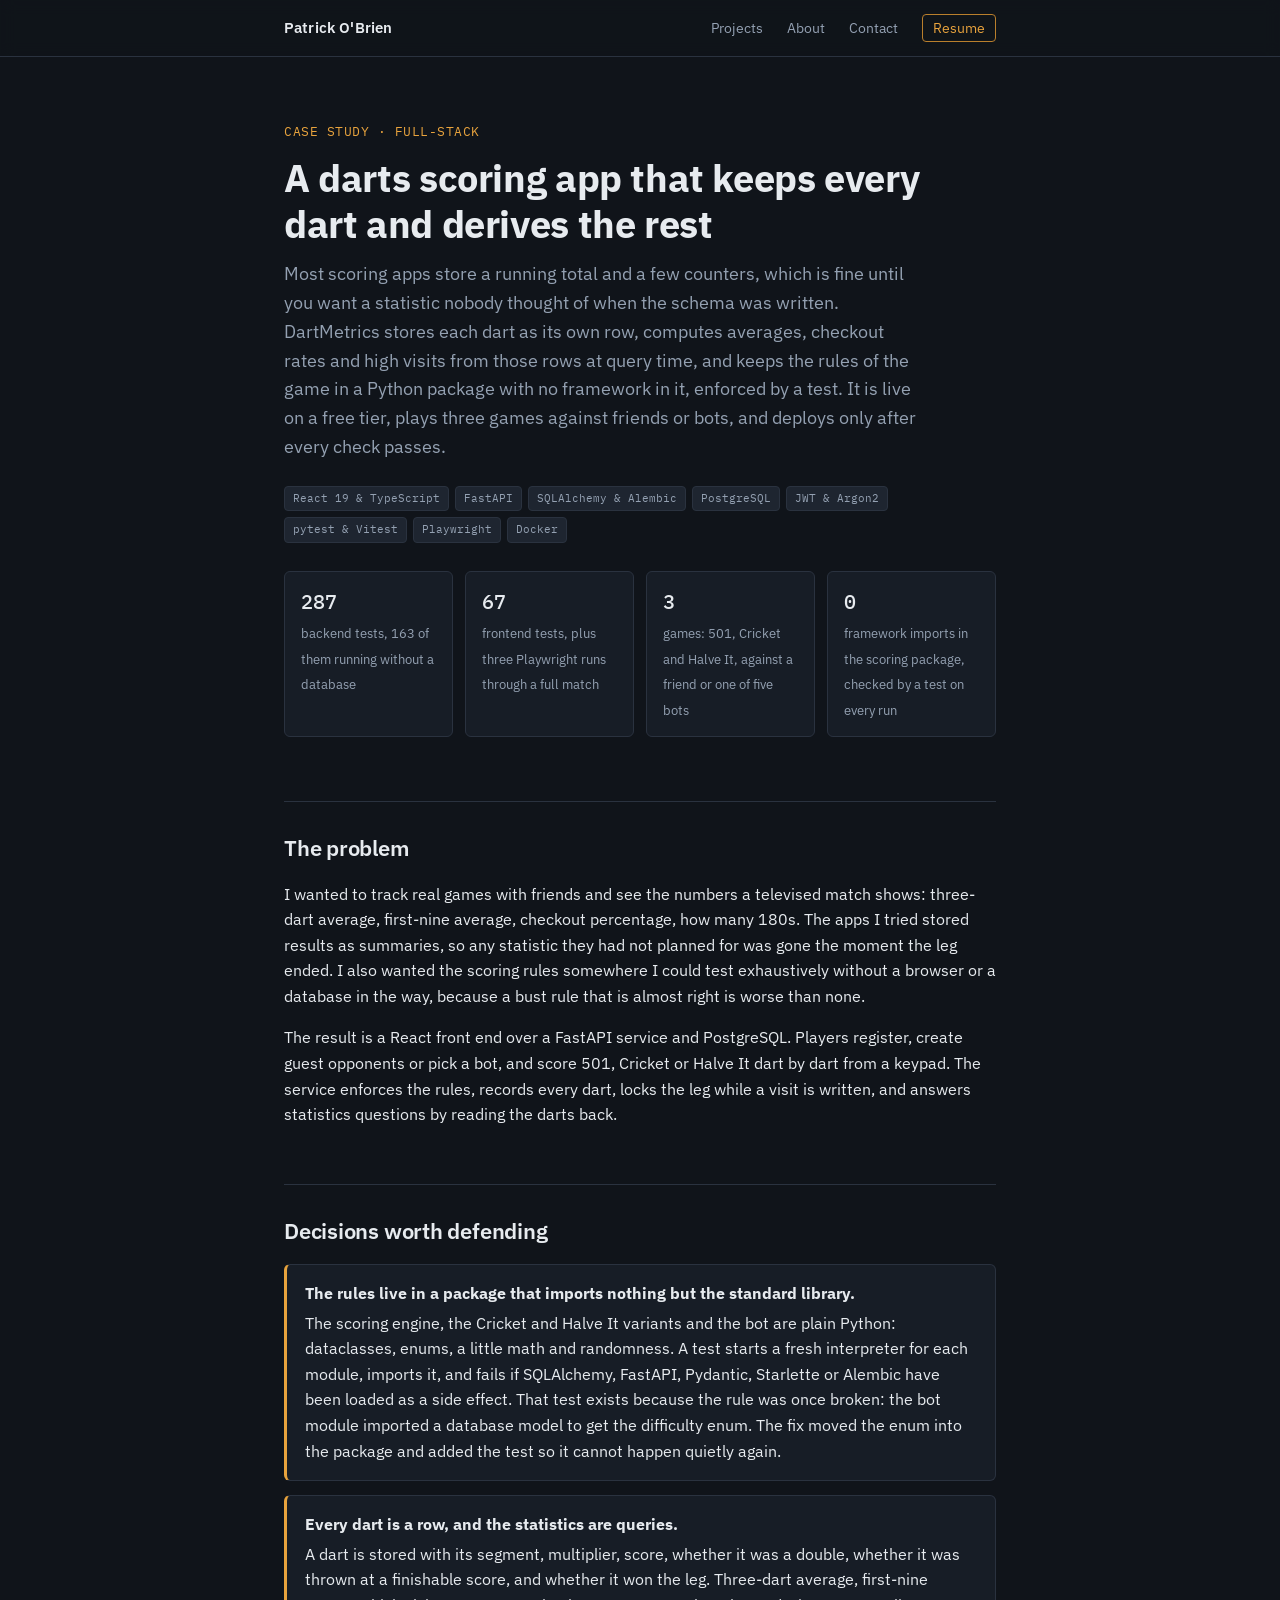
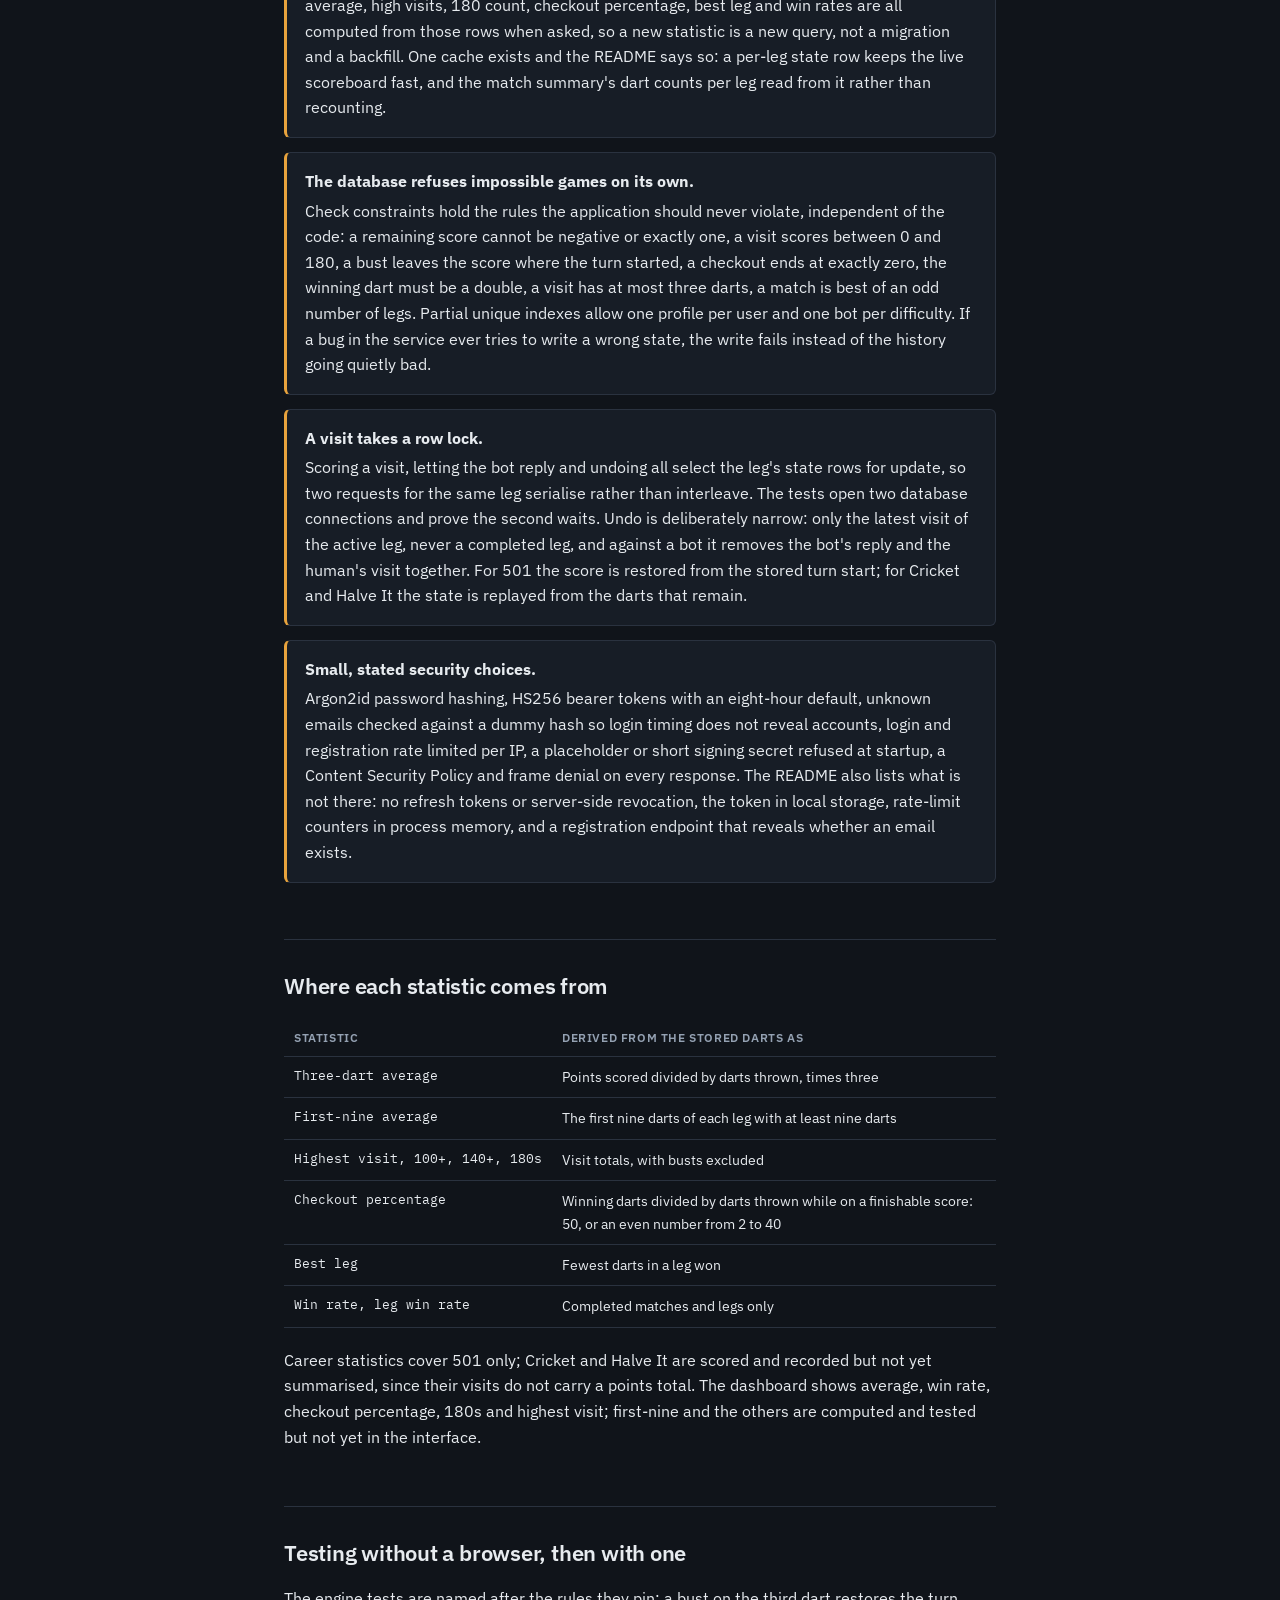
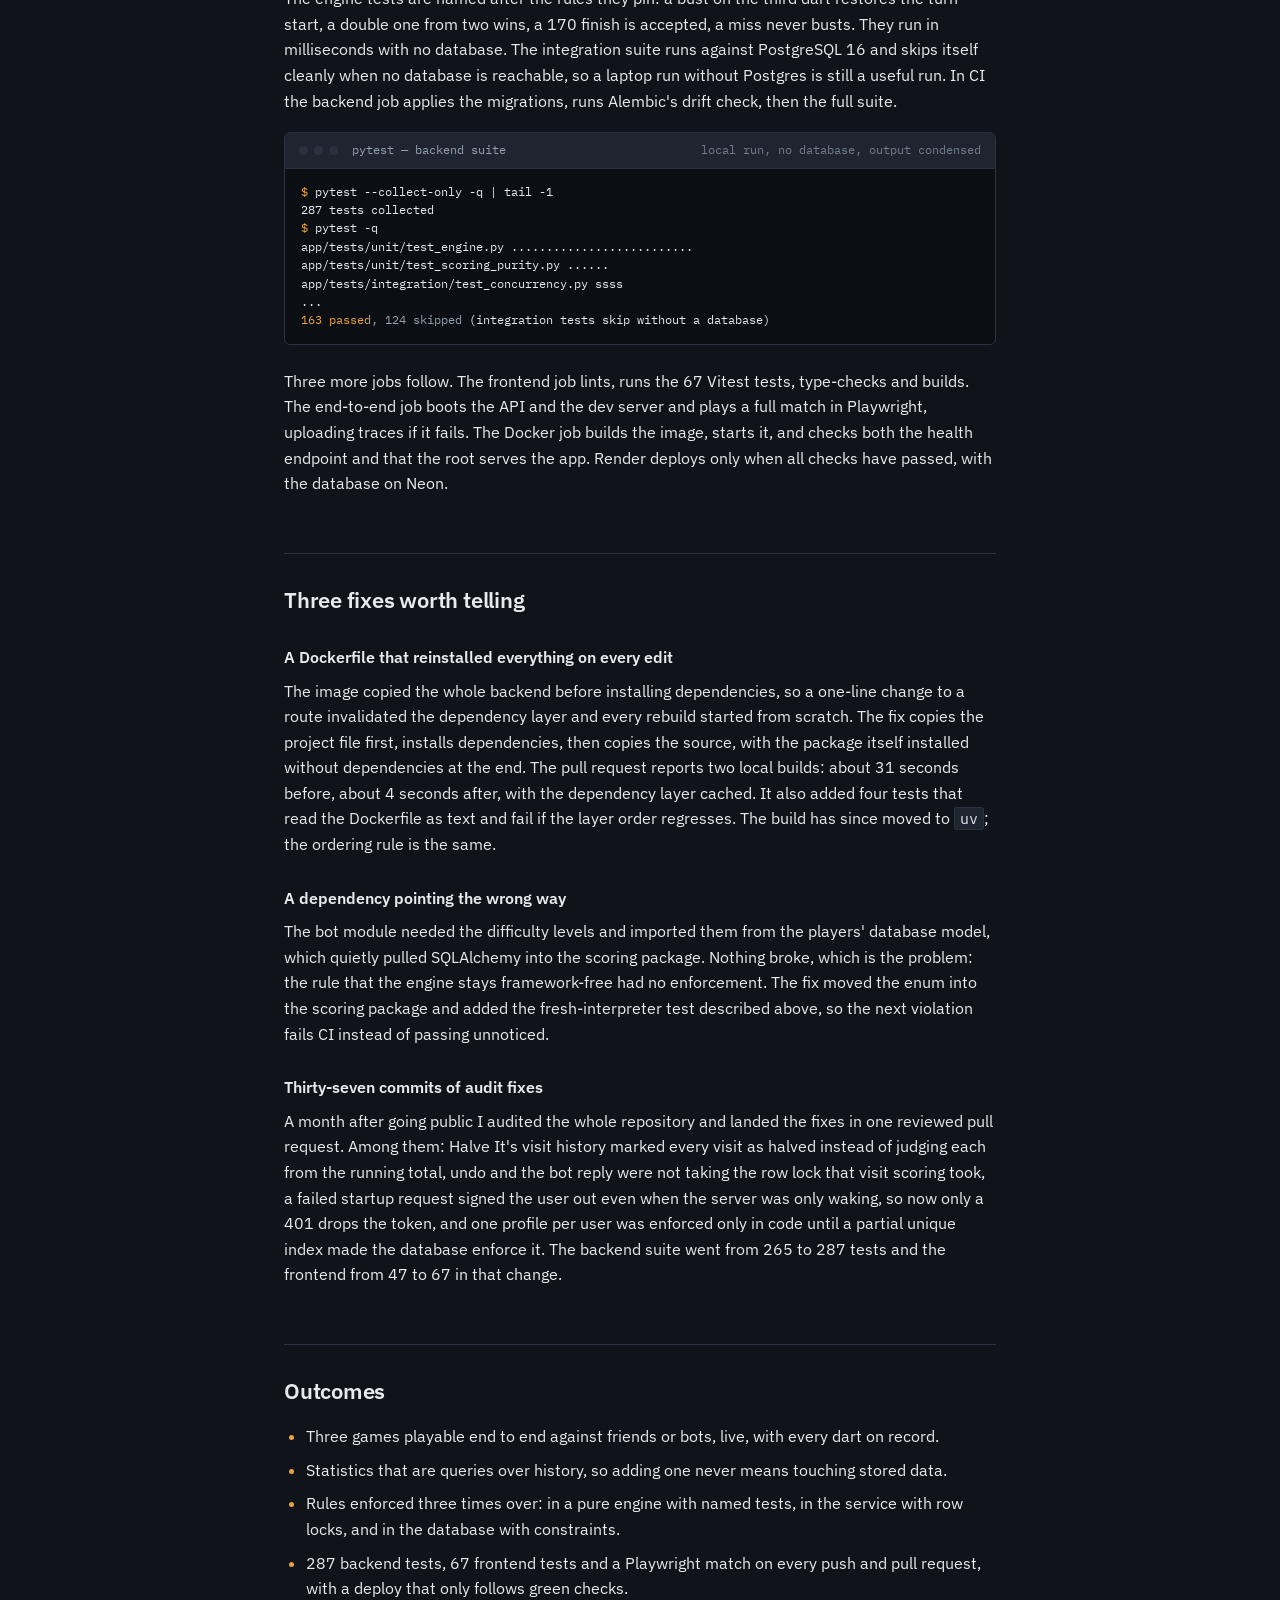
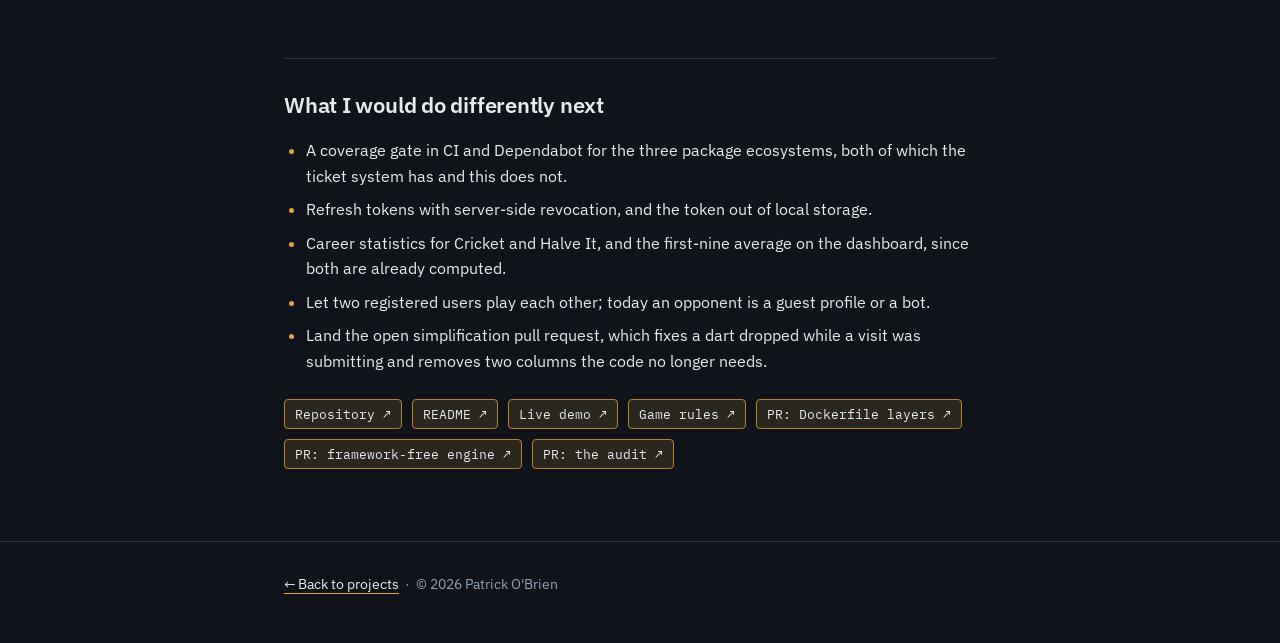
<file: case-studies/dartmetrics.html>
<!DOCTYPE html>
<html lang="en">
<head>
<meta charset="UTF-8">
<meta name="viewport" content="width=device-width, initial-scale=1.0">
<title>Case study: DartMetrics — Patrick O'Brien</title>
<meta name="description" content="A darts scoring app in React and FastAPI that stores every dart and derives the statistics: a scoring engine with zero framework imports enforced by a test, database constraints that refuse impossible game states, row locks on every visit, 287 backend and 67 frontend tests, Playwright end to end, and a deploy that waits for green checks.">
<link rel="canonical" href="https://pobriendev.github.io/portfolio/case-studies/dartmetrics.html">
<link rel="icon" type="image/svg+xml" href="../assets/favicon.svg">
<link rel="icon" type="image/png" sizes="32x32" href="../assets/favicon-32.png">
<meta name="theme-color" content="#10141A">
<meta property="og:type" content="article">
<meta property="og:url" content="https://pobriendev.github.io/portfolio/case-studies/dartmetrics.html">
<meta property="og:title" content="Case study: DartMetrics">
<meta property="og:description" content="A darts scoring app that keeps every dart and derives the rest: a framework-free engine enforced by a test, database constraints on game state, row locks, 350+ tests, and a deploy gated on CI.">
<meta property="og:image" content="https://pobriendev.github.io/portfolio/assets/og-card-2026-11-17b.jpg">
<meta name="twitter:card" content="summary_large_image">
<link rel="preconnect" href="https://fonts.googleapis.com">
<link rel="preconnect" href="https://fonts.gstatic.com" crossorigin>
<link rel="preload" as="style" href="https://fonts.googleapis.com/css2?family=IBM+Plex+Sans:wght@400;500;600;700&family=IBM+Plex+Mono:wght@400;500&display=swap">
<link rel="stylesheet" href="https://fonts.googleapis.com/css2?family=IBM+Plex+Sans:wght@400;500;600;700&family=IBM+Plex+Mono:wght@400;500&display=swap" media="print" onload="this.media='all'">
<noscript><link rel="stylesheet" href="https://fonts.googleapis.com/css2?family=IBM+Plex+Sans:wght@400;500;600;700&family=IBM+Plex+Mono:wght@400;500&display=swap"></noscript>
<link rel="stylesheet" href="case-study.css">
</head>
<body>

<header class="site-nav">
  <div class="wrap">
    <a class="name" href="../index.html">Patrick O'Brien</a>
    <nav>
      <a href="../index.html#projects">Projects</a>
      <a href="../index.html#about">About</a>
      <a href="../index.html#contact">Contact</a>
      <a class="nav-resume" href="../assets/Patrick_OBrien_Resume.pdf" target="_blank" rel="noopener">Resume</a>
    </nav>
  </div>
</header>

<main class="wrap">
<article>
  <p class="eyebrow">Case study &middot; Full-stack</p>
  <h1>A darts scoring app that keeps every dart and derives the rest</h1>
  <p class="lede">Most scoring apps store a running total and a few counters, which is fine until you want a statistic nobody thought of when the schema was written. DartMetrics stores each dart as its own row, computes averages, checkout rates and high visits from those rows at query time, and keeps the rules of the game in a Python package with no framework in it, enforced by a test. It is live on a free tier, plays three games against friends or bots, and deploys only after every check passes.</p>
  <div class="stack-tags">
    <span>React 19 &amp; TypeScript</span><span>FastAPI</span><span>SQLAlchemy &amp; Alembic</span><span>PostgreSQL</span><span>JWT &amp; Argon2</span><span>pytest &amp; Vitest</span><span>Playwright</span><span>Docker</span>
  </div>
  <ul class="facts">
    <li><b>287</b><span>backend tests, 163 of them running without a database</span></li>
    <li><b>67</b><span>frontend tests, plus three Playwright runs through a full match</span></li>
    <li><b>3</b><span>games: 501, Cricket and Halve It, against a friend or one of five bots</span></li>
    <li><b>0</b><span>framework imports in the scoring package, checked by a test on every run</span></li>
  </ul>

  <h2>The problem</h2>
  <p>I wanted to track real games with friends and see the numbers a televised match shows: three-dart average, first-nine average, checkout percentage, how many 180s. The apps I tried stored results as summaries, so any statistic they had not planned for was gone the moment the leg ended. I also wanted the scoring rules somewhere I could test exhaustively without a browser or a database in the way, because a bust rule that is almost right is worse than none.</p>
  <p>The result is a React front end over a FastAPI service and PostgreSQL. Players register, create guest opponents or pick a bot, and score 501, Cricket or Halve It dart by dart from a keypad. The service enforces the rules, records every dart, locks the leg while a visit is written, and answers statistics questions by reading the darts back.</p>

  <h2>Decisions worth defending</h2>

  <div class="decision"><p><b>The rules live in a package that imports nothing but the standard library.</b> The scoring engine, the Cricket and Halve It variants and the bot are plain Python: dataclasses, enums, a little math and randomness. A test starts a fresh interpreter for each module, imports it, and fails if SQLAlchemy, FastAPI, Pydantic, Starlette or Alembic have been loaded as a side effect. That test exists because the rule was once broken: the bot module imported a database model to get the difficulty enum. The fix moved the enum into the package and added the test so it cannot happen quietly again.</p></div>

  <div class="decision"><p><b>Every dart is a row, and the statistics are queries.</b> A dart is stored with its segment, multiplier, score, whether it was a double, whether it was thrown at a finishable score, and whether it won the leg. Three-dart average, first-nine average, high visits, 180 count, checkout percentage, best leg and win rates are all computed from those rows when asked, so a new statistic is a new query, not a migration and a backfill. One cache exists and the README says so: a per-leg state row keeps the live scoreboard fast, and the match summary's dart counts per leg read from it rather than recounting.</p></div>

  <div class="decision"><p><b>The database refuses impossible games on its own.</b> Check constraints hold the rules the application should never violate, independent of the code: a remaining score cannot be negative or exactly one, a visit scores between 0 and 180, a bust leaves the score where the turn started, a checkout ends at exactly zero, the winning dart must be a double, a visit has at most three darts, a match is best of an odd number of legs. Partial unique indexes allow one profile per user and one bot per difficulty. If a bug in the service ever tries to write a wrong state, the write fails instead of the history going quietly bad.</p></div>

  <div class="decision"><p><b>A visit takes a row lock.</b> Scoring a visit, letting the bot reply and undoing all select the leg's state rows for update, so two requests for the same leg serialise rather than interleave. The tests open two database connections and prove the second waits. Undo is deliberately narrow: only the latest visit of the active leg, never a completed leg, and against a bot it removes the bot's reply and the human's visit together. For 501 the score is restored from the stored turn start; for Cricket and Halve It the state is replayed from the darts that remain.</p></div>

  <div class="decision"><p><b>Small, stated security choices.</b> Argon2id password hashing, HS256 bearer tokens with an eight-hour default, unknown emails checked against a dummy hash so login timing does not reveal accounts, login and registration rate limited per IP, a placeholder or short signing secret refused at startup, a Content Security Policy and frame denial on every response. The README also lists what is not there: no refresh tokens or server-side revocation, the token in local storage, rate-limit counters in process memory, and a registration endpoint that reveals whether an email exists.</p></div>

  <h2>Where each statistic comes from</h2>
  <table>
    <thead><tr><th>Statistic</th><th>Derived from the stored darts as</th></tr></thead>
    <tbody>
      <tr><td>Three-dart average</td><td>Points scored divided by darts thrown, times three</td></tr>
      <tr><td>First-nine average</td><td>The first nine darts of each leg with at least nine darts</td></tr>
      <tr><td>Highest visit, 100+, 140+, 180s</td><td>Visit totals, with busts excluded</td></tr>
      <tr><td>Checkout percentage</td><td>Winning darts divided by darts thrown while on a finishable score: 50, or an even number from 2 to 40</td></tr>
      <tr><td>Best leg</td><td>Fewest darts in a leg won</td></tr>
      <tr><td>Win rate, leg win rate</td><td>Completed matches and legs only</td></tr>
    </tbody>
  </table>
  <p>Career statistics cover 501 only; Cricket and Halve It are scored and recorded but not yet summarised, since their visits do not carry a points total. The dashboard shows average, win rate, checkout percentage, 180s and highest visit; first-nine and the others are computed and tested but not yet in the interface.</p>

  <h2>Testing without a browser, then with one</h2>
  <p>The engine tests are named after the rules they pin: a bust on the third dart restores the turn start, a double one from two wins, a 170 finish is accepted, a miss never busts. They run in milliseconds with no database. The integration suite runs against PostgreSQL 16 and skips itself cleanly when no database is reachable, so a laptop run without Postgres is still a useful run. In CI the backend job applies the migrations, runs Alembic's drift check, then the full suite.</p>
  <figure class="terminal">
    <figcaption><span class="dots" aria-hidden="true"><i></i><i></i><i></i></span>pytest &mdash; backend suite<span class="t-note">local run, no database, output condensed</span></figcaption>
    <pre tabindex="0"><span class="t-p">$</span> <span class="t-c">pytest --collect-only -q | tail -1</span>
<span class="t-o">287 tests collected</span>
<span class="t-p">$</span> <span class="t-c">pytest -q</span>
<span class="t-o">app/tests/unit/test_engine.py ..........................</span>
<span class="t-o">app/tests/unit/test_scoring_purity.py ......</span>
<span class="t-o">app/tests/integration/test_concurrency.py ssss</span>
<span class="t-o">...</span>
<span class="t-hl">163 passed</span>, 124 skipped <span class="t-o">(integration tests skip without a database)</span></pre>
  </figure>
  <p>Three more jobs follow. The frontend job lints, runs the 67 Vitest tests, type-checks and builds. The end-to-end job boots the API and the dev server and plays a full match in Playwright, uploading traces if it fails. The Docker job builds the image, starts it, and checks both the health endpoint and that the root serves the app. Render deploys only when all checks have passed, with the database on Neon.</p>

  <h2>Three fixes worth telling</h2>

  <h3>A Dockerfile that reinstalled everything on every edit</h3>
  <p>The image copied the whole backend before installing dependencies, so a one-line change to a route invalidated the dependency layer and every rebuild started from scratch. The fix copies the project file first, installs dependencies, then copies the source, with the package itself installed without dependencies at the end. The pull request reports two local builds: about 31 seconds before, about 4 seconds after, with the dependency layer cached. It also added four tests that read the Dockerfile as text and fail if the layer order regresses. The build has since moved to <code>uv</code>; the ordering rule is the same.</p>

  <h3>A dependency pointing the wrong way</h3>
  <p>The bot module needed the difficulty levels and imported them from the players' database model, which quietly pulled SQLAlchemy into the scoring package. Nothing broke, which is the problem: the rule that the engine stays framework-free had no enforcement. The fix moved the enum into the scoring package and added the fresh-interpreter test described above, so the next violation fails CI instead of passing unnoticed.</p>

  <h3>Thirty-seven commits of audit fixes</h3>
  <p>A month after going public I audited the whole repository and landed the fixes in one reviewed pull request. Among them: Halve It's visit history marked every visit as halved instead of judging each from the running total, undo and the bot reply were not taking the row lock that visit scoring took, a failed startup request signed the user out even when the server was only waking, so now only a 401 drops the token, and one profile per user was enforced only in code until a partial unique index made the database enforce it. The backend suite went from 265 to 287 tests and the frontend from 47 to 67 in that change.</p>

  <h2>Outcomes</h2>
  <ul>
    <li>Three games playable end to end against friends or bots, live, with every dart on record.</li>
    <li>Statistics that are queries over history, so adding one never means touching stored data.</li>
    <li>Rules enforced three times over: in a pure engine with named tests, in the service with row locks, and in the database with constraints.</li>
    <li>287 backend tests, 67 frontend tests and a Playwright match on every push and pull request, with a deploy that only follows green checks.</li>
  </ul>

  <h2>What I would do differently next</h2>
  <ul>
    <li>A coverage gate in CI and Dependabot for the three package ecosystems, both of which the ticket system has and this does not.</li>
    <li>Refresh tokens with server-side revocation, and the token out of local storage.</li>
    <li>Career statistics for Cricket and Halve It, and the first-nine average on the dashboard, since both are already computed.</li>
    <li>Let two registered users play each other; today an opponent is a guest profile or a bot.</li>
    <li>Land the open simplification pull request, which fixes a dart dropped while a visit was submitting and removes two columns the code no longer needs.</li>
  </ul>

  <div class="links">
    <a href="https://github.com/pobrienDev/dartmetrics" target="_blank" rel="noopener">Repository &#8599;</a>
    <a href="https://github.com/pobrienDev/dartmetrics#readme" target="_blank" rel="noopener">README &#8599;</a>
    <a href="https://dartmetrics.onrender.com" target="_blank" rel="noopener">Live demo &#8599;</a>
    <a href="https://github.com/pobrienDev/dartmetrics/blob/main/docs/GAME_MODES.md" target="_blank" rel="noopener">Game rules &#8599;</a>
    <a href="https://github.com/pobrienDev/dartmetrics/pull/2" target="_blank" rel="noopener">PR: Dockerfile layers &#8599;</a>
    <a href="https://github.com/pobrienDev/dartmetrics/pull/4" target="_blank" rel="noopener">PR: framework-free engine &#8599;</a>
    <a href="https://github.com/pobrienDev/dartmetrics/pull/5" target="_blank" rel="noopener">PR: the audit &#8599;</a>
  </div>
</article>
</main>

<footer>
  <div class="wrap">
    <a href="../index.html#projects">&larr; Back to projects</a> &nbsp;&middot;&nbsp; &copy; <span id="year"></span> Patrick O'Brien
  </div>
</footer>
<script>document.getElementById('year').textContent = new Date().getFullYear();</script>
</body>
</html>
</file>
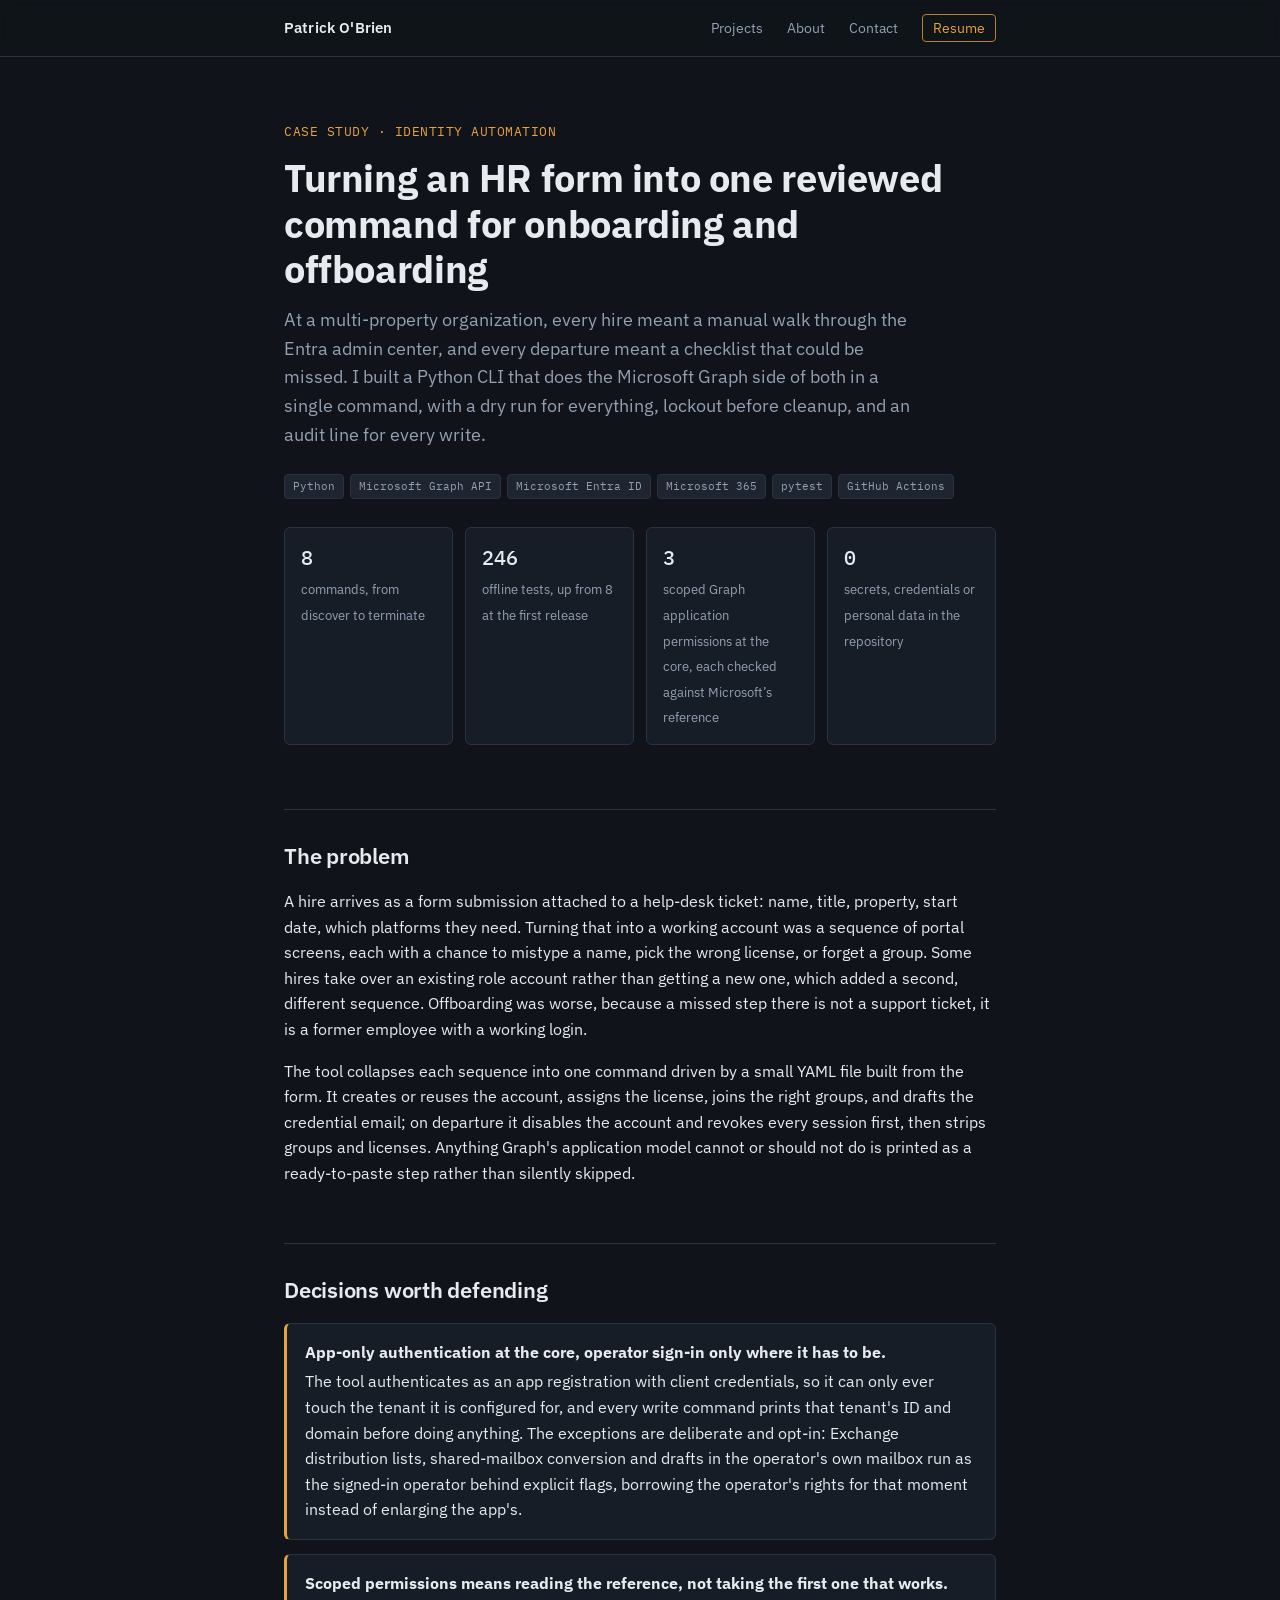
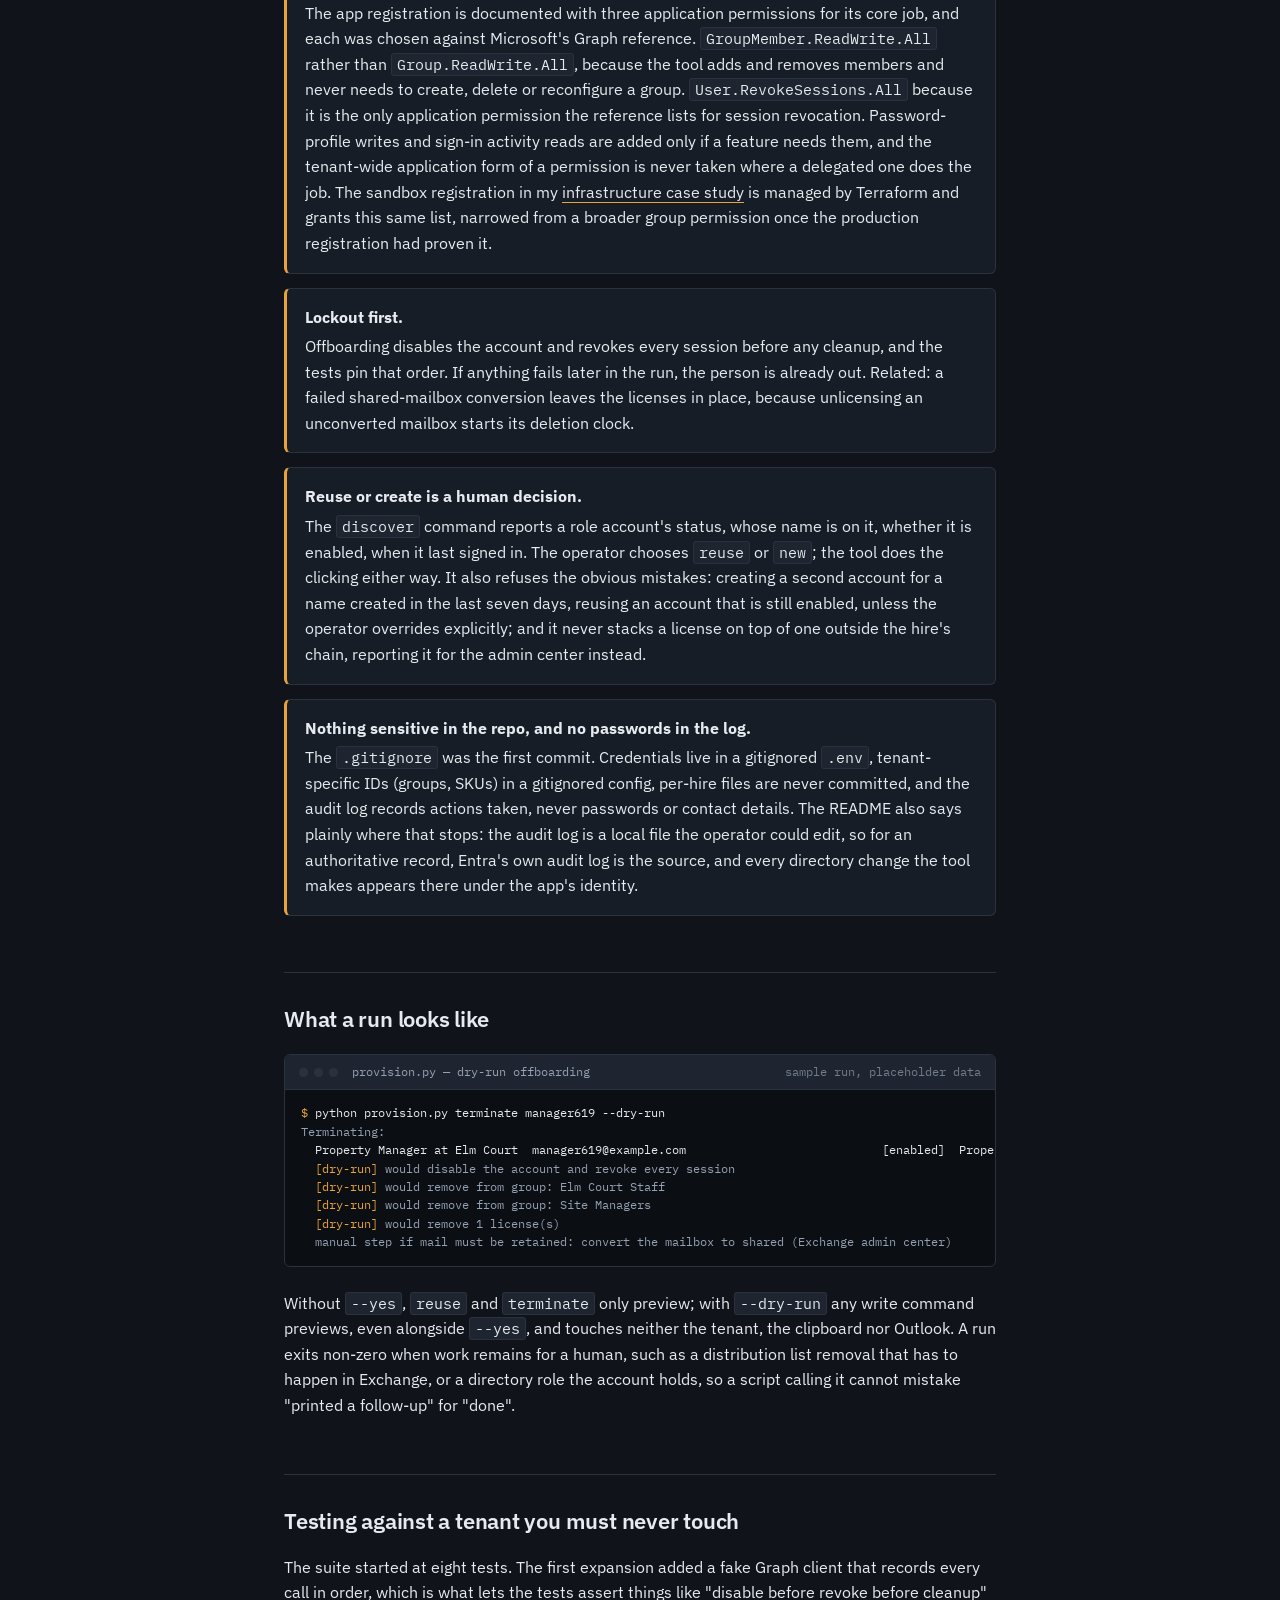
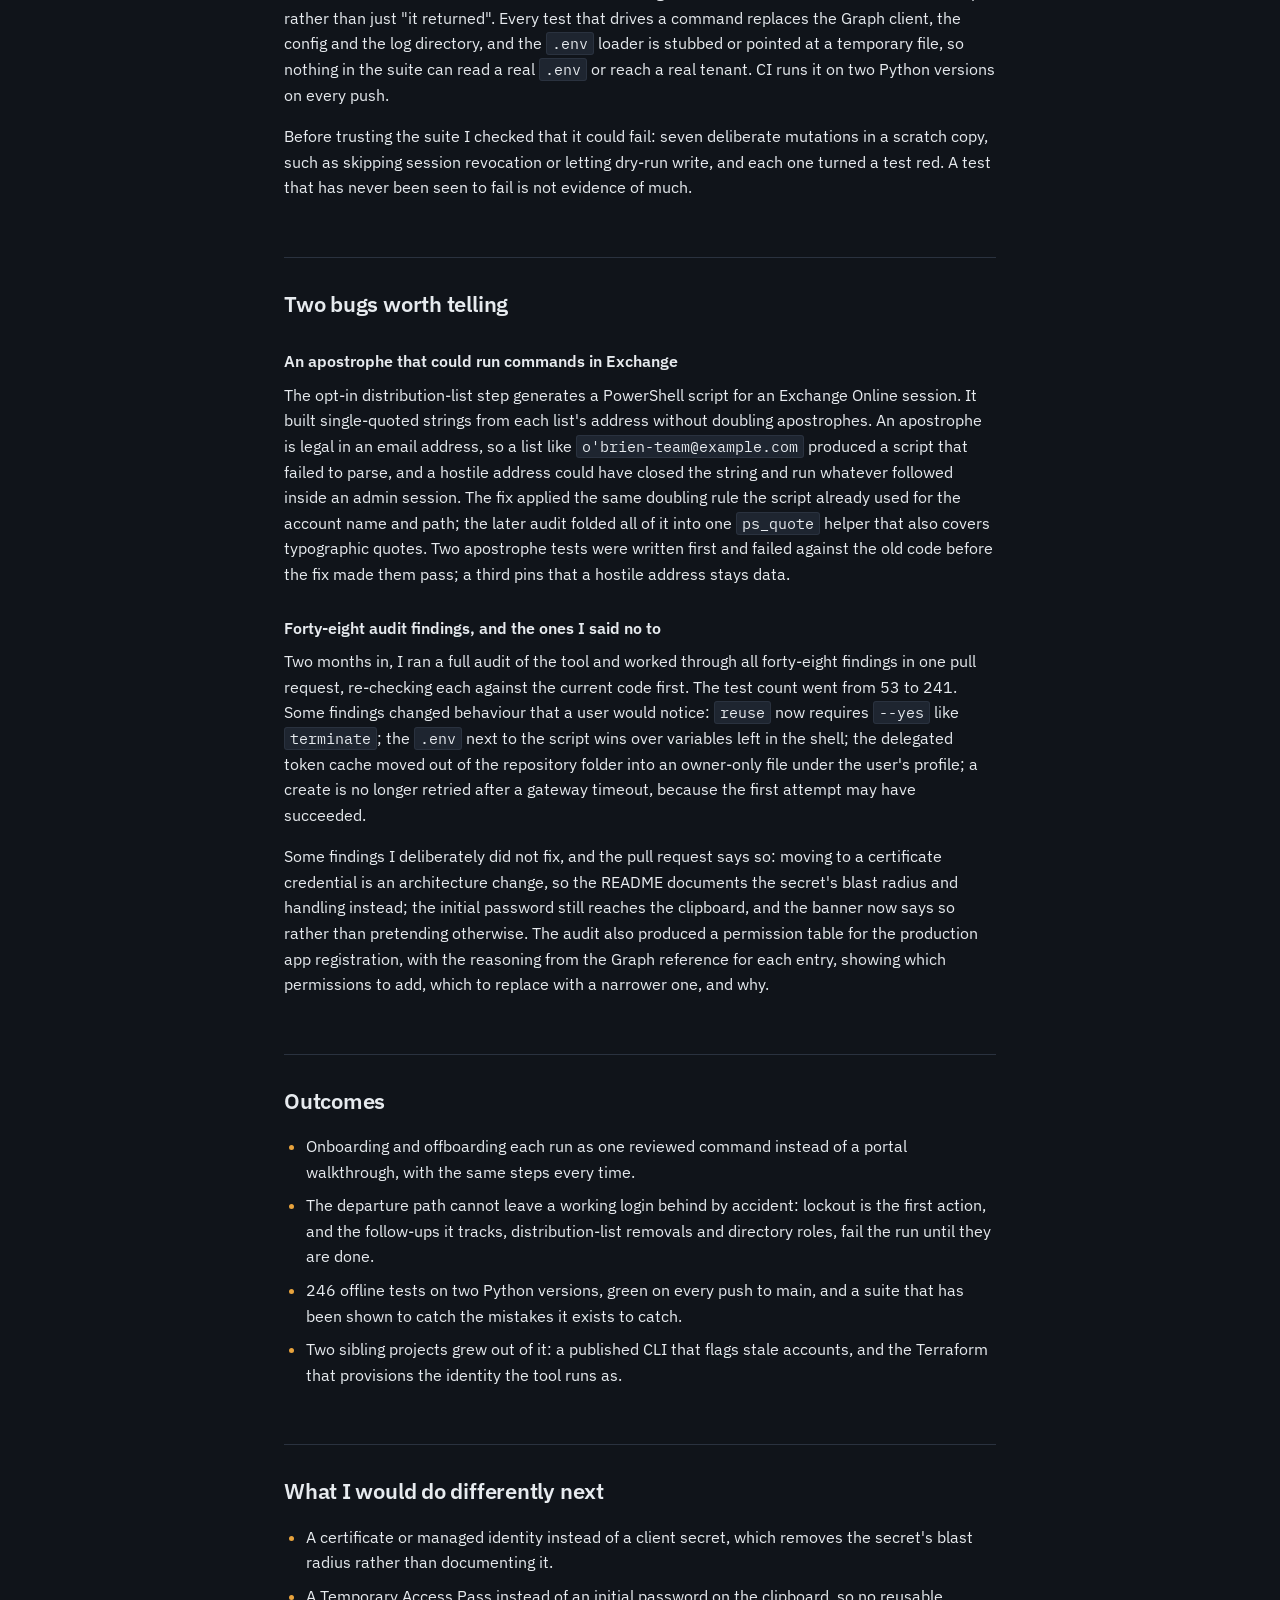
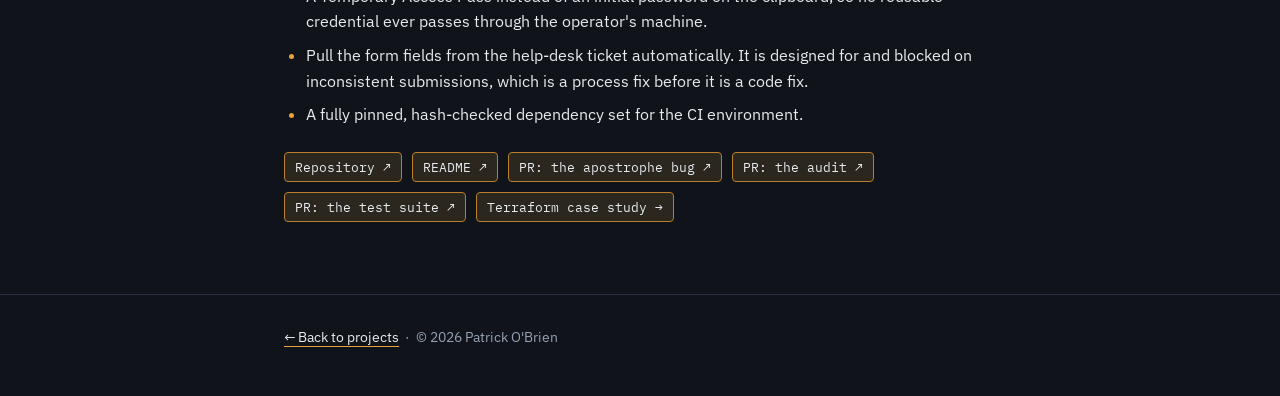
<file: case-studies/employee-provisioning-tool.html>
<!DOCTYPE html>
<html lang="en">
<head>
<meta charset="UTF-8">
<meta name="viewport" content="width=device-width, initial-scale=1.0">
<title>Case study: Employee provisioning tool — Patrick O'Brien</title>
<meta name="description" content="A Python CLI that turns an HR form into Entra ID onboarding and lockout-first offboarding through the Microsoft Graph API: app-only auth with scoped permissions, dry-run everywhere, an audit log, and 246 offline tests.">
<link rel="canonical" href="https://pobriendev.github.io/portfolio/case-studies/employee-provisioning-tool.html">
<link rel="icon" type="image/svg+xml" href="../assets/favicon.svg">
<link rel="icon" type="image/png" sizes="32x32" href="../assets/favicon-32.png">
<meta name="theme-color" content="#10141A">
<meta property="og:type" content="article">
<meta property="og:url" content="https://pobriendev.github.io/portfolio/case-studies/employee-provisioning-tool.html">
<meta property="og:title" content="Case study: Employee provisioning tool">
<meta property="og:description" content="An HR form becomes one reviewed command: Entra ID onboarding and lockout-first offboarding through Microsoft Graph, with scoped app-only permissions, dry-run and an audit log.">
<meta property="og:image" content="https://pobriendev.github.io/portfolio/assets/og-card-2026-11-17b.jpg">
<meta name="twitter:card" content="summary_large_image">
<link rel="preconnect" href="https://fonts.googleapis.com">
<link rel="preconnect" href="https://fonts.gstatic.com" crossorigin>
<link rel="preload" as="style" href="https://fonts.googleapis.com/css2?family=IBM+Plex+Sans:wght@400;500;600;700&family=IBM+Plex+Mono:wght@400;500&display=swap">
<link rel="stylesheet" href="https://fonts.googleapis.com/css2?family=IBM+Plex+Sans:wght@400;500;600;700&family=IBM+Plex+Mono:wght@400;500&display=swap" media="print" onload="this.media='all'">
<noscript><link rel="stylesheet" href="https://fonts.googleapis.com/css2?family=IBM+Plex+Sans:wght@400;500;600;700&family=IBM+Plex+Mono:wght@400;500&display=swap"></noscript>
<link rel="stylesheet" href="case-study.css">
</head>
<body>

<header class="site-nav">
  <div class="wrap">
    <a class="name" href="../index.html">Patrick O'Brien</a>
    <nav>
      <a href="../index.html#projects">Projects</a>
      <a href="../index.html#about">About</a>
      <a href="../index.html#contact">Contact</a>
      <a class="nav-resume" href="../assets/Patrick_OBrien_Resume.pdf" target="_blank" rel="noopener">Resume</a>
    </nav>
  </div>
</header>

<main class="wrap">
<article>
  <p class="eyebrow">Case study &middot; Identity automation</p>
  <h1>Turning an HR form into one reviewed command for onboarding and offboarding</h1>
  <p class="lede">At a multi-property organization, every hire meant a manual walk through the Entra admin center, and every departure meant a checklist that could be missed. I built a Python CLI that does the Microsoft Graph side of both in a single command, with a dry run for everything, lockout before cleanup, and an audit line for every write.</p>
  <div class="stack-tags">
    <span>Python</span><span>Microsoft Graph API</span><span>Microsoft Entra ID</span><span>Microsoft 365</span><span>pytest</span><span>GitHub Actions</span>
  </div>
  <ul class="facts">
    <li><b>8</b><span>commands, from discover to terminate</span></li>
    <li><b>246</b><span>offline tests, up from 8 at the first release</span></li>
    <li><b>3</b><span>scoped Graph application permissions at the core, each checked against Microsoft&rsquo;s reference</span></li>
    <li><b>0</b><span>secrets, credentials or personal data in the repository</span></li>
  </ul>

  <h2>The problem</h2>
  <p>A hire arrives as a form submission attached to a help-desk ticket: name, title, property, start date, which platforms they need. Turning that into a working account was a sequence of portal screens, each with a chance to mistype a name, pick the wrong license, or forget a group. Some hires take over an existing role account rather than getting a new one, which added a second, different sequence. Offboarding was worse, because a missed step there is not a support ticket, it is a former employee with a working login.</p>
  <p>The tool collapses each sequence into one command driven by a small YAML file built from the form. It creates or reuses the account, assigns the license, joins the right groups, and drafts the credential email; on departure it disables the account and revokes every session first, then strips groups and licenses. Anything Graph's application model cannot or should not do is printed as a ready-to-paste step rather than silently skipped.</p>

  <h2>Decisions worth defending</h2>

  <div class="decision"><p><b>App-only authentication at the core, operator sign-in only where it has to be.</b> The tool authenticates as an app registration with client credentials, so it can only ever touch the tenant it is configured for, and every write command prints that tenant's ID and domain before doing anything. The exceptions are deliberate and opt-in: Exchange distribution lists, shared-mailbox conversion and drafts in the operator's own mailbox run as the signed-in operator behind explicit flags, borrowing the operator's rights for that moment instead of enlarging the app's.</p></div>

  <div class="decision"><p><b>Scoped permissions means reading the reference, not taking the first one that works.</b> The app registration is documented with three application permissions for its core job, and each was chosen against Microsoft's Graph reference. <code>GroupMember.ReadWrite.All</code> rather than <code>Group.ReadWrite.All</code>, because the tool adds and removes members and never needs to create, delete or reconfigure a group. <code>User.RevokeSessions.All</code> because it is the only application permission the reference lists for session revocation. Password-profile writes and sign-in activity reads are added only if a feature needs them, and the tenant-wide application form of a permission is never taken where a delegated one does the job. The sandbox registration in my <a href="entra-terraform.html">infrastructure case study</a> is managed by Terraform and grants this same list, narrowed from a broader group permission once the production registration had proven it.</p></div>

  <div class="decision"><p><b>Lockout first.</b> Offboarding disables the account and revokes every session before any cleanup, and the tests pin that order. If anything fails later in the run, the person is already out. Related: a failed shared-mailbox conversion leaves the licenses in place, because unlicensing an unconverted mailbox starts its deletion clock.</p></div>

  <div class="decision"><p><b>Reuse or create is a human decision.</b> The <code>discover</code> command reports a role account's status, whose name is on it, whether it is enabled, when it last signed in. The operator chooses <code>reuse</code> or <code>new</code>; the tool does the clicking either way. It also refuses the obvious mistakes: creating a second account for a name created in the last seven days, reusing an account that is still enabled, unless the operator overrides explicitly; and it never stacks a license on top of one outside the hire's chain, reporting it for the admin center instead.</p></div>

  <div class="decision"><p><b>Nothing sensitive in the repo, and no passwords in the log.</b> The <code>.gitignore</code> was the first commit. Credentials live in a gitignored <code>.env</code>, tenant-specific IDs (groups, SKUs) in a gitignored config, per-hire files are never committed, and the audit log records actions taken, never passwords or contact details. The README also says plainly where that stops: the audit log is a local file the operator could edit, so for an authoritative record, Entra's own audit log is the source, and every directory change the tool makes appears there under the app's identity.</p></div>

  <h2>What a run looks like</h2>
  <figure class="terminal">
    <figcaption><span class="dots" aria-hidden="true"><i></i><i></i><i></i></span>provision.py &mdash; dry-run offboarding<span class="t-note">sample run, placeholder data</span></figcaption>
    <pre tabindex="0"><span class="t-p">$</span> <span class="t-c">python provision.py terminate manager619 --dry-run</span>
Terminating:
<span class="t-o">  Property Manager at Elm Court  manager619@example.com                            [enabled]  Property Manager</span>
  <span class="t-hl">[dry-run]</span> would disable the account and revoke every session
  <span class="t-hl">[dry-run]</span> would remove from group: Elm Court Staff
  <span class="t-hl">[dry-run]</span> would remove from group: Site Managers
  <span class="t-hl">[dry-run]</span> would remove 1 license(s)
  manual step if mail must be retained: convert the mailbox to shared (Exchange admin center)</pre>
  </figure>
  <p>Without <code>--yes</code>, <code>reuse</code> and <code>terminate</code> only preview; with <code>--dry-run</code> any write command previews, even alongside <code>--yes</code>, and touches neither the tenant, the clipboard nor Outlook. A run exits non-zero when work remains for a human, such as a distribution list removal that has to happen in Exchange, or a directory role the account holds, so a script calling it cannot mistake "printed a follow-up" for "done".</p>

  <h2>Testing against a tenant you must never touch</h2>
  <p>The suite started at eight tests. The first expansion added a fake Graph client that records every call in order, which is what lets the tests assert things like "disable before revoke before cleanup" rather than just "it returned". Every test that drives a command replaces the Graph client, the config and the log directory, and the <code>.env</code> loader is stubbed or pointed at a temporary file, so nothing in the suite can read a real <code>.env</code> or reach a real tenant. CI runs it on two Python versions on every push.</p>
  <p>Before trusting the suite I checked that it could fail: seven deliberate mutations in a scratch copy, such as skipping session revocation or letting dry-run write, and each one turned a test red. A test that has never been seen to fail is not evidence of much.</p>

  <h2>Two bugs worth telling</h2>

  <h3>An apostrophe that could run commands in Exchange</h3>
  <p>The opt-in distribution-list step generates a PowerShell script for an Exchange Online session. It built single-quoted strings from each list's address without doubling apostrophes. An apostrophe is legal in an email address, so a list like <code>o'brien-team@example.com</code> produced a script that failed to parse, and a hostile address could have closed the string and run whatever followed inside an admin session. The fix applied the same doubling rule the script already used for the account name and path; the later audit folded all of it into one <code>ps_quote</code> helper that also covers typographic quotes. Two apostrophe tests were written first and failed against the old code before the fix made them pass; a third pins that a hostile address stays data.</p>

  <h3>Forty-eight audit findings, and the ones I said no to</h3>
  <p>Two months in, I ran a full audit of the tool and worked through all forty-eight findings in one pull request, re-checking each against the current code first. The test count went from 53 to 241. Some findings changed behaviour that a user would notice: <code>reuse</code> now requires <code>--yes</code> like <code>terminate</code>; the <code>.env</code> next to the script wins over variables left in the shell; the delegated token cache moved out of the repository folder into an owner-only file under the user's profile; a create is no longer retried after a gateway timeout, because the first attempt may have succeeded.</p>
  <p>Some findings I deliberately did not fix, and the pull request says so: moving to a certificate credential is an architecture change, so the README documents the secret's blast radius and handling instead; the initial password still reaches the clipboard, and the banner now says so rather than pretending otherwise. The audit also produced a permission table for the production app registration, with the reasoning from the Graph reference for each entry, showing which permissions to add, which to replace with a narrower one, and why.</p>

  <h2>Outcomes</h2>
  <ul>
    <li>Onboarding and offboarding each run as one reviewed command instead of a portal walkthrough, with the same steps every time.</li>
    <li>The departure path cannot leave a working login behind by accident: lockout is the first action, and the follow-ups it tracks, distribution-list removals and directory roles, fail the run until they are done.</li>
    <li>246 offline tests on two Python versions, green on every push to main, and a suite that has been shown to catch the mistakes it exists to catch.</li>
    <li>Two sibling projects grew out of it: a published CLI that flags stale accounts, and the Terraform that provisions the identity the tool runs as.</li>
  </ul>

  <h2>What I would do differently next</h2>
  <ul>
    <li>A certificate or managed identity instead of a client secret, which removes the secret's blast radius rather than documenting it.</li>
    <li>A Temporary Access Pass instead of an initial password on the clipboard, so no reusable credential ever passes through the operator's machine.</li>
    <li>Pull the form fields from the help-desk ticket automatically. It is designed for and blocked on inconsistent submissions, which is a process fix before it is a code fix.</li>
    <li>A fully pinned, hash-checked dependency set for the CI environment.</li>
  </ul>

  <div class="links">
    <a href="https://github.com/pobrienDev/employee-provisioning-tool" target="_blank" rel="noopener">Repository &#8599;</a>
    <a href="https://github.com/pobrienDev/employee-provisioning-tool#readme" target="_blank" rel="noopener">README &#8599;</a>
    <a href="https://github.com/pobrienDev/employee-provisioning-tool/pull/2" target="_blank" rel="noopener">PR: the apostrophe bug &#8599;</a>
    <a href="https://github.com/pobrienDev/employee-provisioning-tool/pull/4" target="_blank" rel="noopener">PR: the audit &#8599;</a>
    <a href="https://github.com/pobrienDev/employee-provisioning-tool/pull/1" target="_blank" rel="noopener">PR: the test suite &#8599;</a>
    <a href="entra-terraform.html">Terraform case study &rarr;</a>
  </div>
</article>
</main>

<footer>
  <div class="wrap">
    <a href="../index.html#projects">&larr; Back to projects</a> &nbsp;&middot;&nbsp; &copy; <span id="year"></span> Patrick O'Brien
  </div>
</footer>
<script>document.getElementById('year').textContent = new Date().getFullYear();</script>
</body>
</html>
</file>
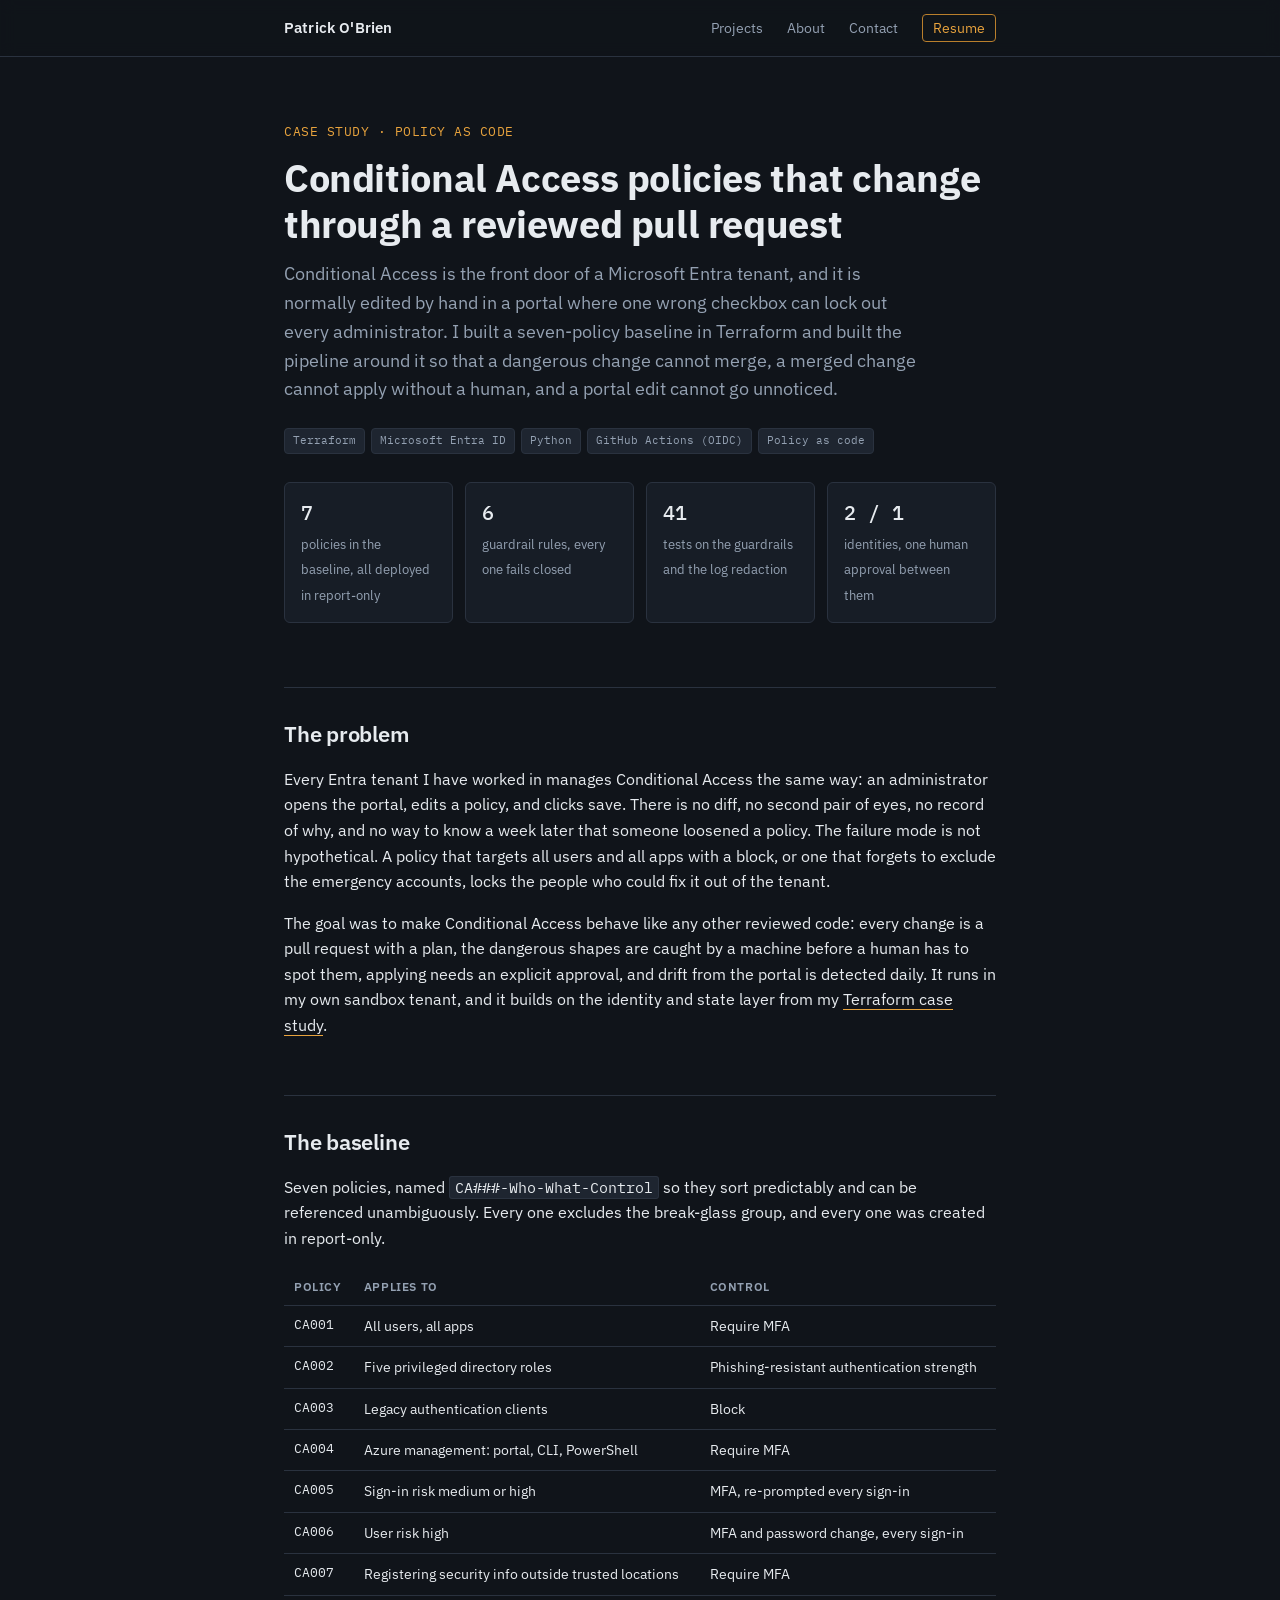
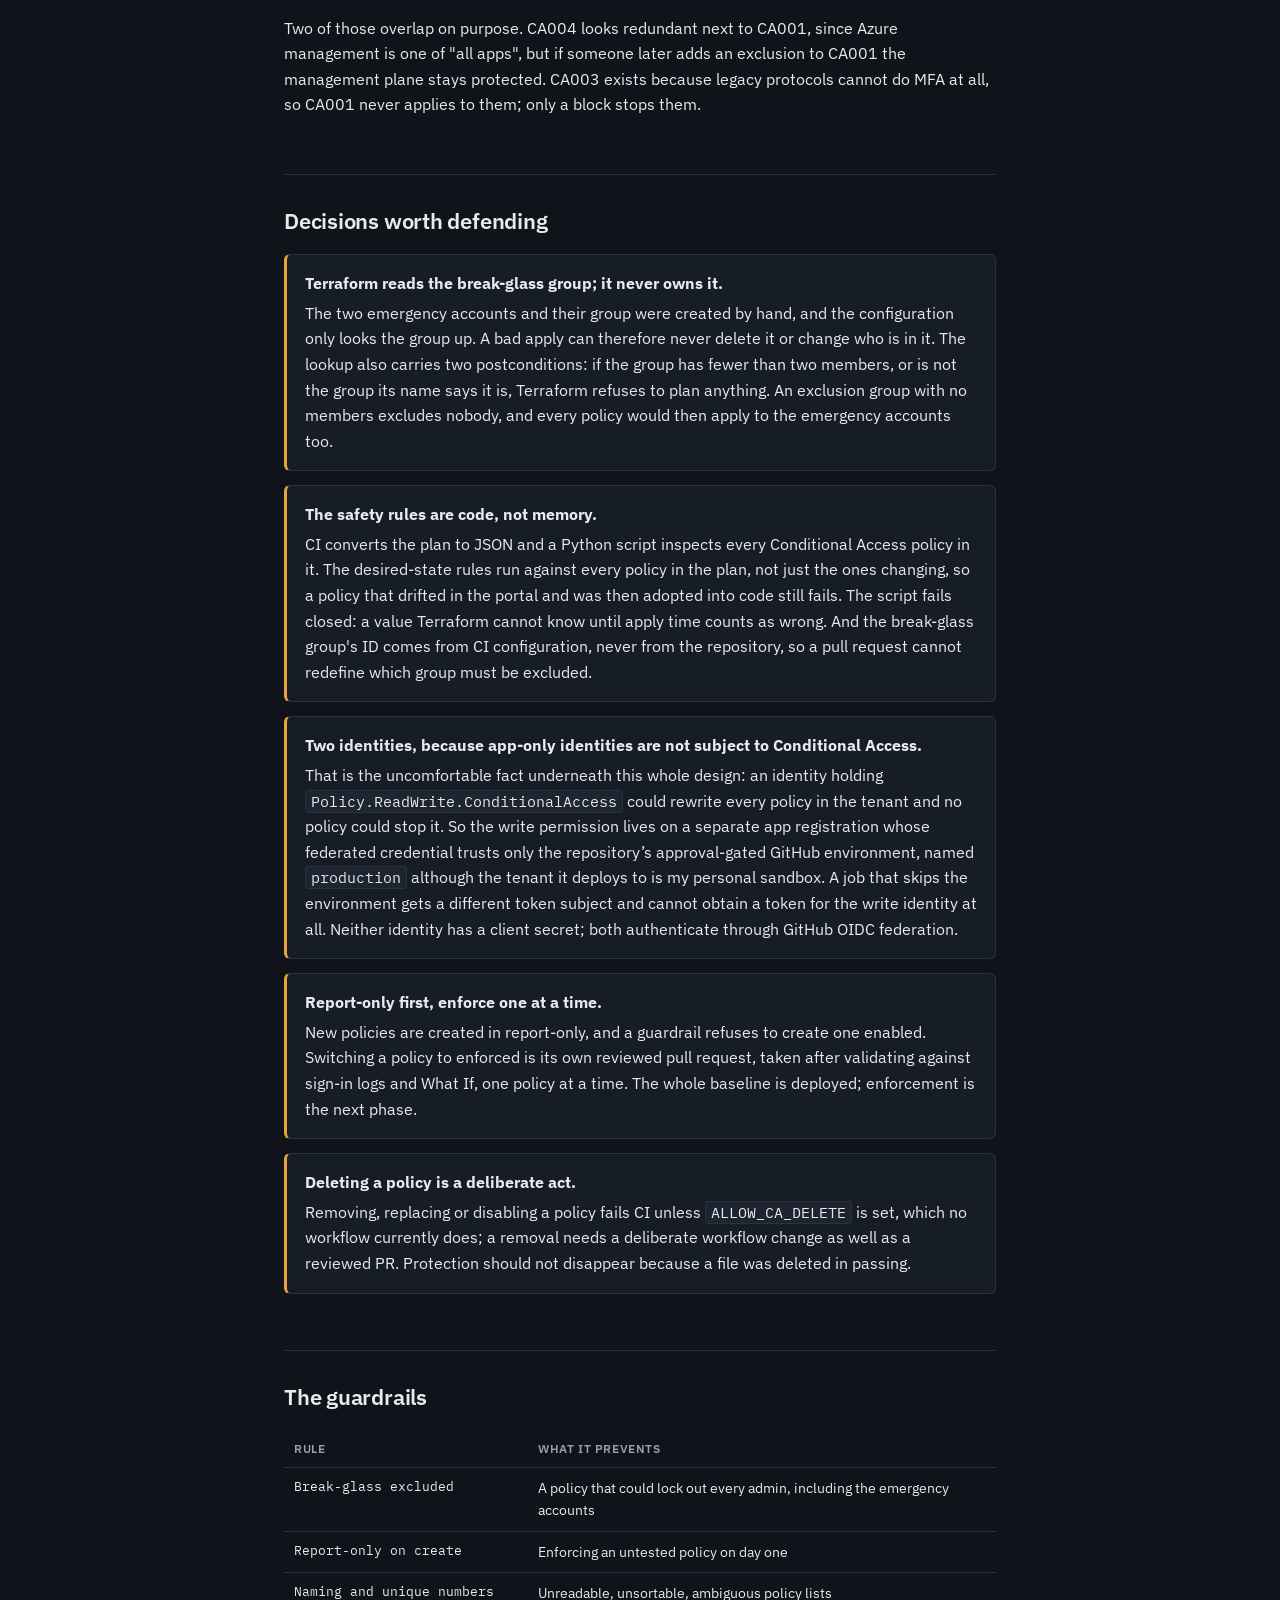
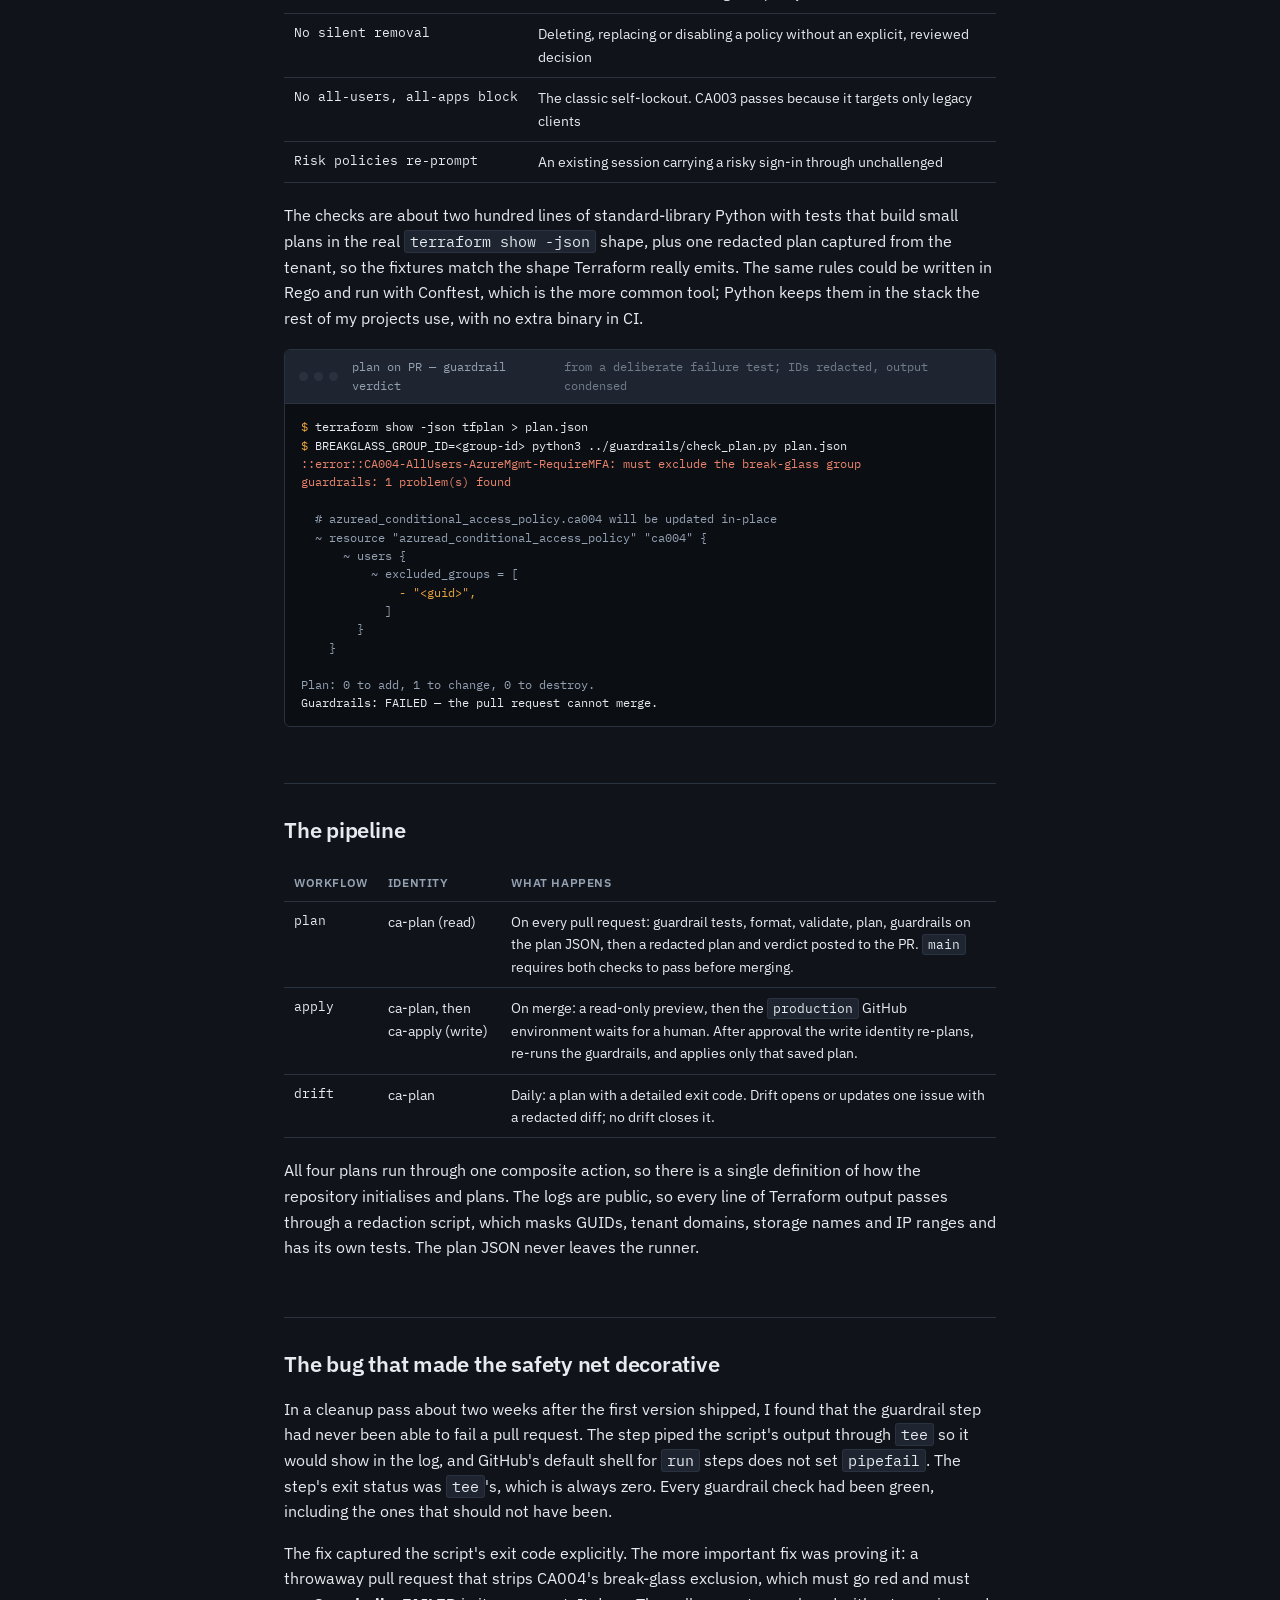
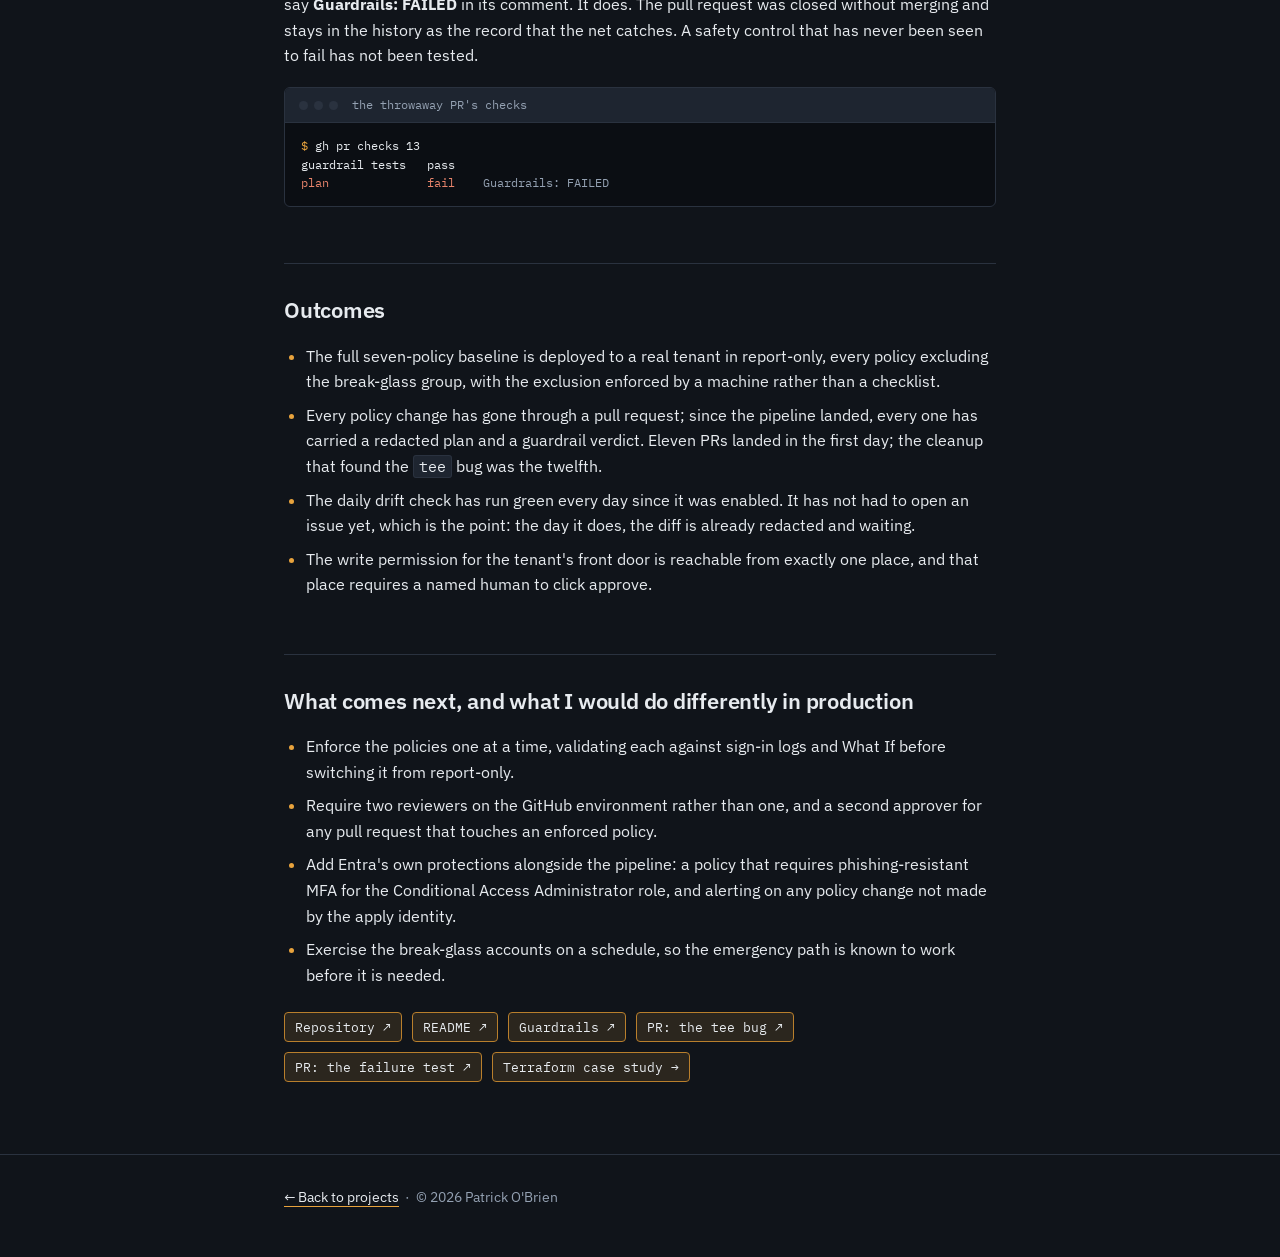
<file: case-studies/entra-conditional-access.html>
<!DOCTYPE html>
<html lang="en">
<head>
<meta charset="UTF-8">
<meta name="viewport" content="width=device-width, initial-scale=1.0">
<title>Case study: Conditional Access as code — Patrick O'Brien</title>
<meta name="description" content="Seven Microsoft Entra Conditional Access policies as reviewed Terraform: a plan on every pull request, fail-closed guardrails in Python, an approval-gated apply with a separate write identity, and daily drift detection.">
<link rel="canonical" href="https://pobriendev.github.io/portfolio/case-studies/entra-conditional-access.html">
<link rel="icon" type="image/svg+xml" href="../assets/favicon.svg">
<link rel="icon" type="image/png" sizes="32x32" href="../assets/favicon-32.png">
<meta name="theme-color" content="#10141A">
<meta property="og:type" content="article">
<meta property="og:url" content="https://pobriendev.github.io/portfolio/case-studies/entra-conditional-access.html">
<meta property="og:title" content="Case study: Conditional Access as code">
<meta property="og:description" content="Seven Entra Conditional Access policies as reviewed Terraform, with fail-closed guardrails, an approval-gated write identity, and daily drift detection.">
<meta property="og:image" content="https://pobriendev.github.io/portfolio/assets/og-card-2026-11-17b.jpg">
<meta name="twitter:card" content="summary_large_image">
<link rel="preconnect" href="https://fonts.googleapis.com">
<link rel="preconnect" href="https://fonts.gstatic.com" crossorigin>
<link rel="preload" as="style" href="https://fonts.googleapis.com/css2?family=IBM+Plex+Sans:wght@400;500;600;700&family=IBM+Plex+Mono:wght@400;500&display=swap">
<link rel="stylesheet" href="https://fonts.googleapis.com/css2?family=IBM+Plex+Sans:wght@400;500;600;700&family=IBM+Plex+Mono:wght@400;500&display=swap" media="print" onload="this.media='all'">
<noscript><link rel="stylesheet" href="https://fonts.googleapis.com/css2?family=IBM+Plex+Sans:wght@400;500;600;700&family=IBM+Plex+Mono:wght@400;500&display=swap"></noscript>
<link rel="stylesheet" href="case-study.css">
</head>
<body>

<header class="site-nav">
  <div class="wrap">
    <a class="name" href="../index.html">Patrick O'Brien</a>
    <nav>
      <a href="../index.html#projects">Projects</a>
      <a href="../index.html#about">About</a>
      <a href="../index.html#contact">Contact</a>
      <a class="nav-resume" href="../assets/Patrick_OBrien_Resume.pdf" target="_blank" rel="noopener">Resume</a>
    </nav>
  </div>
</header>

<main class="wrap">
<article>
  <p class="eyebrow">Case study &middot; Policy as code</p>
  <h1>Conditional Access policies that change through a reviewed pull request</h1>
  <p class="lede">Conditional Access is the front door of a Microsoft Entra tenant, and it is normally edited by hand in a portal where one wrong checkbox can lock out every administrator. I built a seven-policy baseline in Terraform and built the pipeline around it so that a dangerous change cannot merge, a merged change cannot apply without a human, and a portal edit cannot go unnoticed.</p>
  <div class="stack-tags">
    <span>Terraform</span><span>Microsoft Entra ID</span><span>Python</span><span>GitHub Actions (OIDC)</span><span>Policy as code</span>
  </div>
  <ul class="facts">
    <li><b>7</b><span>policies in the baseline, all deployed in report-only</span></li>
    <li><b>6</b><span>guardrail rules, every one fails closed</span></li>
    <li><b>41</b><span>tests on the guardrails and the log redaction</span></li>
    <li><b>2 / 1</b><span>identities, one human approval between them</span></li>
  </ul>

  <h2>The problem</h2>
  <p>Every Entra tenant I have worked in manages Conditional Access the same way: an administrator opens the portal, edits a policy, and clicks save. There is no diff, no second pair of eyes, no record of why, and no way to know a week later that someone loosened a policy. The failure mode is not hypothetical. A policy that targets all users and all apps with a block, or one that forgets to exclude the emergency accounts, locks the people who could fix it out of the tenant.</p>
  <p>The goal was to make Conditional Access behave like any other reviewed code: every change is a pull request with a plan, the dangerous shapes are caught by a machine before a human has to spot them, applying needs an explicit approval, and drift from the portal is detected daily. It runs in my own sandbox tenant, and it builds on the identity and state layer from my <a href="entra-terraform.html">Terraform case study</a>.</p>

  <h2>The baseline</h2>
  <p>Seven policies, named <code>CA###-Who-What-Control</code> so they sort predictably and can be referenced unambiguously. Every one excludes the break-glass group, and every one was created in report-only.</p>
  <table>
    <thead><tr><th>Policy</th><th>Applies to</th><th>Control</th></tr></thead>
    <tbody>
      <tr><td>CA001</td><td>All users, all apps</td><td>Require MFA</td></tr>
      <tr><td>CA002</td><td>Five privileged directory roles</td><td>Phishing-resistant authentication strength</td></tr>
      <tr><td>CA003</td><td>Legacy authentication clients</td><td>Block</td></tr>
      <tr><td>CA004</td><td>Azure management: portal, CLI, PowerShell</td><td>Require MFA</td></tr>
      <tr><td>CA005</td><td>Sign-in risk medium or high</td><td>MFA, re-prompted every sign-in</td></tr>
      <tr><td>CA006</td><td>User risk high</td><td>MFA and password change, every sign-in</td></tr>
      <tr><td>CA007</td><td>Registering security info outside trusted locations</td><td>Require MFA</td></tr>
    </tbody>
  </table>
  <p>Two of those overlap on purpose. CA004 looks redundant next to CA001, since Azure management is one of "all apps", but if someone later adds an exclusion to CA001 the management plane stays protected. CA003 exists because legacy protocols cannot do MFA at all, so CA001 never applies to them; only a block stops them.</p>

  <h2>Decisions worth defending</h2>

  <div class="decision"><p><b>Terraform reads the break-glass group; it never owns it.</b> The two emergency accounts and their group were created by hand, and the configuration only looks the group up. A bad apply can therefore never delete it or change who is in it. The lookup also carries two postconditions: if the group has fewer than two members, or is not the group its name says it is, Terraform refuses to plan anything. An exclusion group with no members excludes nobody, and every policy would then apply to the emergency accounts too.</p></div>

  <div class="decision"><p><b>The safety rules are code, not memory.</b> CI converts the plan to JSON and a Python script inspects every Conditional Access policy in it. The desired-state rules run against every policy in the plan, not just the ones changing, so a policy that drifted in the portal and was then adopted into code still fails. The script fails closed: a value Terraform cannot know until apply time counts as wrong. And the break-glass group's ID comes from CI configuration, never from the repository, so a pull request cannot redefine which group must be excluded.</p></div>

  <div class="decision"><p><b>Two identities, because app-only identities are not subject to Conditional Access.</b> That is the uncomfortable fact underneath this whole design: an identity holding <code>Policy.ReadWrite.ConditionalAccess</code> could rewrite every policy in the tenant and no policy could stop it. So the write permission lives on a separate app registration whose federated credential trusts only the repository&rsquo;s approval-gated GitHub environment, named <code>production</code> although the tenant it deploys to is my personal sandbox. A job that skips the environment gets a different token subject and cannot obtain a token for the write identity at all. Neither identity has a client secret; both authenticate through GitHub OIDC federation.</p></div>

  <div class="decision"><p><b>Report-only first, enforce one at a time.</b> New policies are created in report-only, and a guardrail refuses to create one enabled. Switching a policy to enforced is its own reviewed pull request, taken after validating against sign-in logs and What If, one policy at a time. The whole baseline is deployed; enforcement is the next phase.</p></div>

  <div class="decision"><p><b>Deleting a policy is a deliberate act.</b> Removing, replacing or disabling a policy fails CI unless <code>ALLOW_CA_DELETE</code> is set, which no workflow currently does; a removal needs a deliberate workflow change as well as a reviewed PR. Protection should not disappear because a file was deleted in passing.</p></div>

  <h2>The guardrails</h2>
  <table>
    <thead><tr><th>Rule</th><th>What it prevents</th></tr></thead>
    <tbody>
      <tr><td>Break-glass excluded</td><td>A policy that could lock out every admin, including the emergency accounts</td></tr>
      <tr><td>Report-only on create</td><td>Enforcing an untested policy on day one</td></tr>
      <tr><td>Naming and unique numbers</td><td>Unreadable, unsortable, ambiguous policy lists</td></tr>
      <tr><td>No silent removal</td><td>Deleting, replacing or disabling a policy without an explicit, reviewed decision</td></tr>
      <tr><td>No all-users, all-apps block</td><td>The classic self-lockout. CA003 passes because it targets only legacy clients</td></tr>
      <tr><td>Risk policies re-prompt</td><td>An existing session carrying a risky sign-in through unchallenged</td></tr>
    </tbody>
  </table>
  <p>The checks are about two hundred lines of standard-library Python with tests that build small plans in the real <code>terraform show -json</code> shape, plus one redacted plan captured from the tenant, so the fixtures match the shape Terraform really emits. The same rules could be written in Rego and run with Conftest, which is the more common tool; Python keeps them in the stack the rest of my projects use, with no extra binary in CI.</p>
  <figure class="terminal">
    <figcaption><span class="dots" aria-hidden="true"><i></i><i></i><i></i></span>plan on PR &mdash; guardrail verdict<span class="t-note">from a deliberate failure test; IDs redacted, output condensed</span></figcaption>
    <pre tabindex="0"><span class="t-p">$</span> <span class="t-c">terraform show -json tfplan &gt; plan.json</span>
<span class="t-p">$</span> <span class="t-c">BREAKGLASS_GROUP_ID=&lt;group-id&gt; python3 ../guardrails/check_plan.py plan.json</span>
<span class="t-err">::error::CA004-AllUsers-AzureMgmt-RequireMFA: must exclude the break-glass group</span>
<span class="t-err">guardrails: 1 problem(s) found</span>

  # azuread_conditional_access_policy.ca004 will be updated in-place
  ~ resource "azuread_conditional_access_policy" "ca004" {
      ~ users {
          ~ excluded_groups = [
              <span class="t-hl">- "&lt;guid&gt;",</span>
            ]
        }
    }

Plan: 0 to add, 1 to change, 0 to destroy.
<span class="t-o">Guardrails: FAILED &mdash; the pull request cannot merge.</span></pre>
  </figure>

  <h2>The pipeline</h2>
  <table>
    <thead><tr><th>Workflow</th><th>Identity</th><th>What happens</th></tr></thead>
    <tbody>
      <tr><td>plan</td><td>ca-plan (read)</td><td>On every pull request: guardrail tests, format, validate, plan, guardrails on the plan JSON, then a redacted plan and verdict posted to the PR. <code>main</code> requires both checks to pass before merging.</td></tr>
      <tr><td>apply</td><td>ca-plan, then ca-apply (write)</td><td>On merge: a read-only preview, then the <code>production</code> GitHub environment waits for a human. After approval the write identity re-plans, re-runs the guardrails, and applies only that saved plan.</td></tr>
      <tr><td>drift</td><td>ca-plan</td><td>Daily: a plan with a detailed exit code. Drift opens or updates one issue with a redacted diff; no drift closes it.</td></tr>
    </tbody>
  </table>
  <p>All four plans run through one composite action, so there is a single definition of how the repository initialises and plans. The logs are public, so every line of Terraform output passes through a redaction script, which masks GUIDs, tenant domains, storage names and IP ranges and has its own tests. The plan JSON never leaves the runner.</p>

  <h2>The bug that made the safety net decorative</h2>
  <p>In a cleanup pass about two weeks after the first version shipped, I found that the guardrail step had never been able to fail a pull request. The step piped the script's output through <code>tee</code> so it would show in the log, and GitHub's default shell for <code>run</code> steps does not set <code>pipefail</code>. The step's exit status was <code>tee</code>'s, which is always zero. Every guardrail check had been green, including the ones that should not have been.</p>
  <p>The fix captured the script's exit code explicitly. The more important fix was proving it: a throwaway pull request that strips CA004's break-glass exclusion, which must go red and must say <b>Guardrails: FAILED</b> in its comment. It does. The pull request was closed without merging and stays in the history as the record that the net catches. A safety control that has never been seen to fail has not been tested.</p>
  <figure class="terminal">
    <figcaption><span class="dots" aria-hidden="true"><i></i><i></i><i></i></span>the throwaway PR's checks</figcaption>
    <pre tabindex="0"><span class="t-p">$</span> <span class="t-c">gh pr checks 13</span>
<span class="t-o">guardrail tests   pass</span>
<span class="t-err">plan              fail</span>    Guardrails: FAILED</pre>
  </figure>

  <h2>Outcomes</h2>
  <ul>
    <li>The full seven-policy baseline is deployed to a real tenant in report-only, every policy excluding the break-glass group, with the exclusion enforced by a machine rather than a checklist.</li>
    <li>Every policy change has gone through a pull request; since the pipeline landed, every one has carried a redacted plan and a guardrail verdict. Eleven PRs landed in the first day; the cleanup that found the <code>tee</code> bug was the twelfth.</li>
    <li>The daily drift check has run green every day since it was enabled. It has not had to open an issue yet, which is the point: the day it does, the diff is already redacted and waiting.</li>
    <li>The write permission for the tenant's front door is reachable from exactly one place, and that place requires a named human to click approve.</li>
  </ul>

  <h2>What comes next, and what I would do differently in production</h2>
  <ul>
    <li>Enforce the policies one at a time, validating each against sign-in logs and What If before switching it from report-only.</li>
    <li>Require two reviewers on the GitHub environment rather than one, and a second approver for any pull request that touches an enforced policy.</li>
    <li>Add Entra's own protections alongside the pipeline: a policy that requires phishing-resistant MFA for the Conditional Access Administrator role, and alerting on any policy change not made by the apply identity.</li>
    <li>Exercise the break-glass accounts on a schedule, so the emergency path is known to work before it is needed.</li>
  </ul>

  <div class="links">
    <a href="https://github.com/pobrienDev/entra-conditional-access" target="_blank" rel="noopener">Repository &#8599;</a>
    <a href="https://github.com/pobrienDev/entra-conditional-access#readme" target="_blank" rel="noopener">README &#8599;</a>
    <a href="https://github.com/pobrienDev/entra-conditional-access/blob/main/guardrails/check_plan.py" target="_blank" rel="noopener">Guardrails &#8599;</a>
    <a href="https://github.com/pobrienDev/entra-conditional-access/pull/12" target="_blank" rel="noopener">PR: the tee bug &#8599;</a>
    <a href="https://github.com/pobrienDev/entra-conditional-access/pull/13" target="_blank" rel="noopener">PR: the failure test &#8599;</a>
    <a href="entra-terraform.html">Terraform case study &rarr;</a>
  </div>
</article>
</main>

<footer>
  <div class="wrap">
    <a href="../index.html#projects">&larr; Back to projects</a> &nbsp;&middot;&nbsp; &copy; <span id="year"></span> Patrick O'Brien
  </div>
</footer>
<script>document.getElementById('year').textContent = new Date().getFullYear();</script>
</body>
</html>
</file>
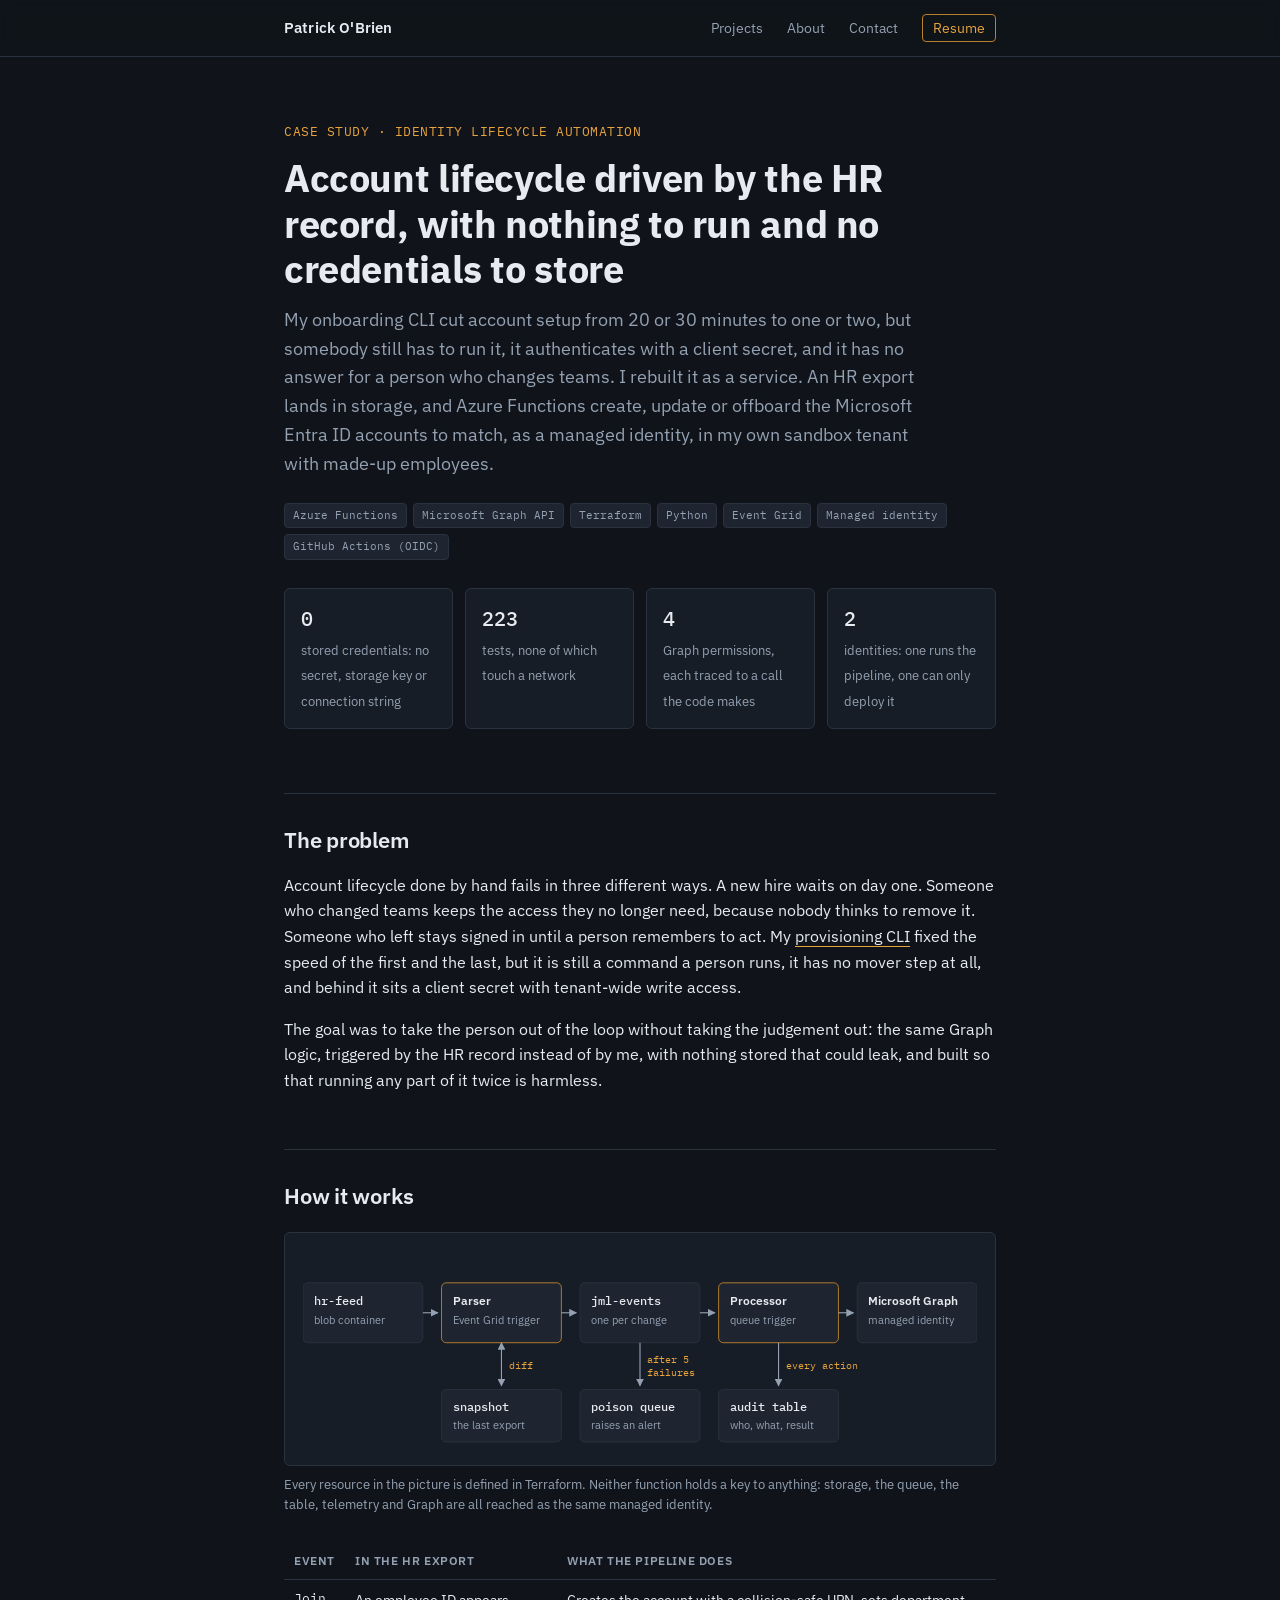
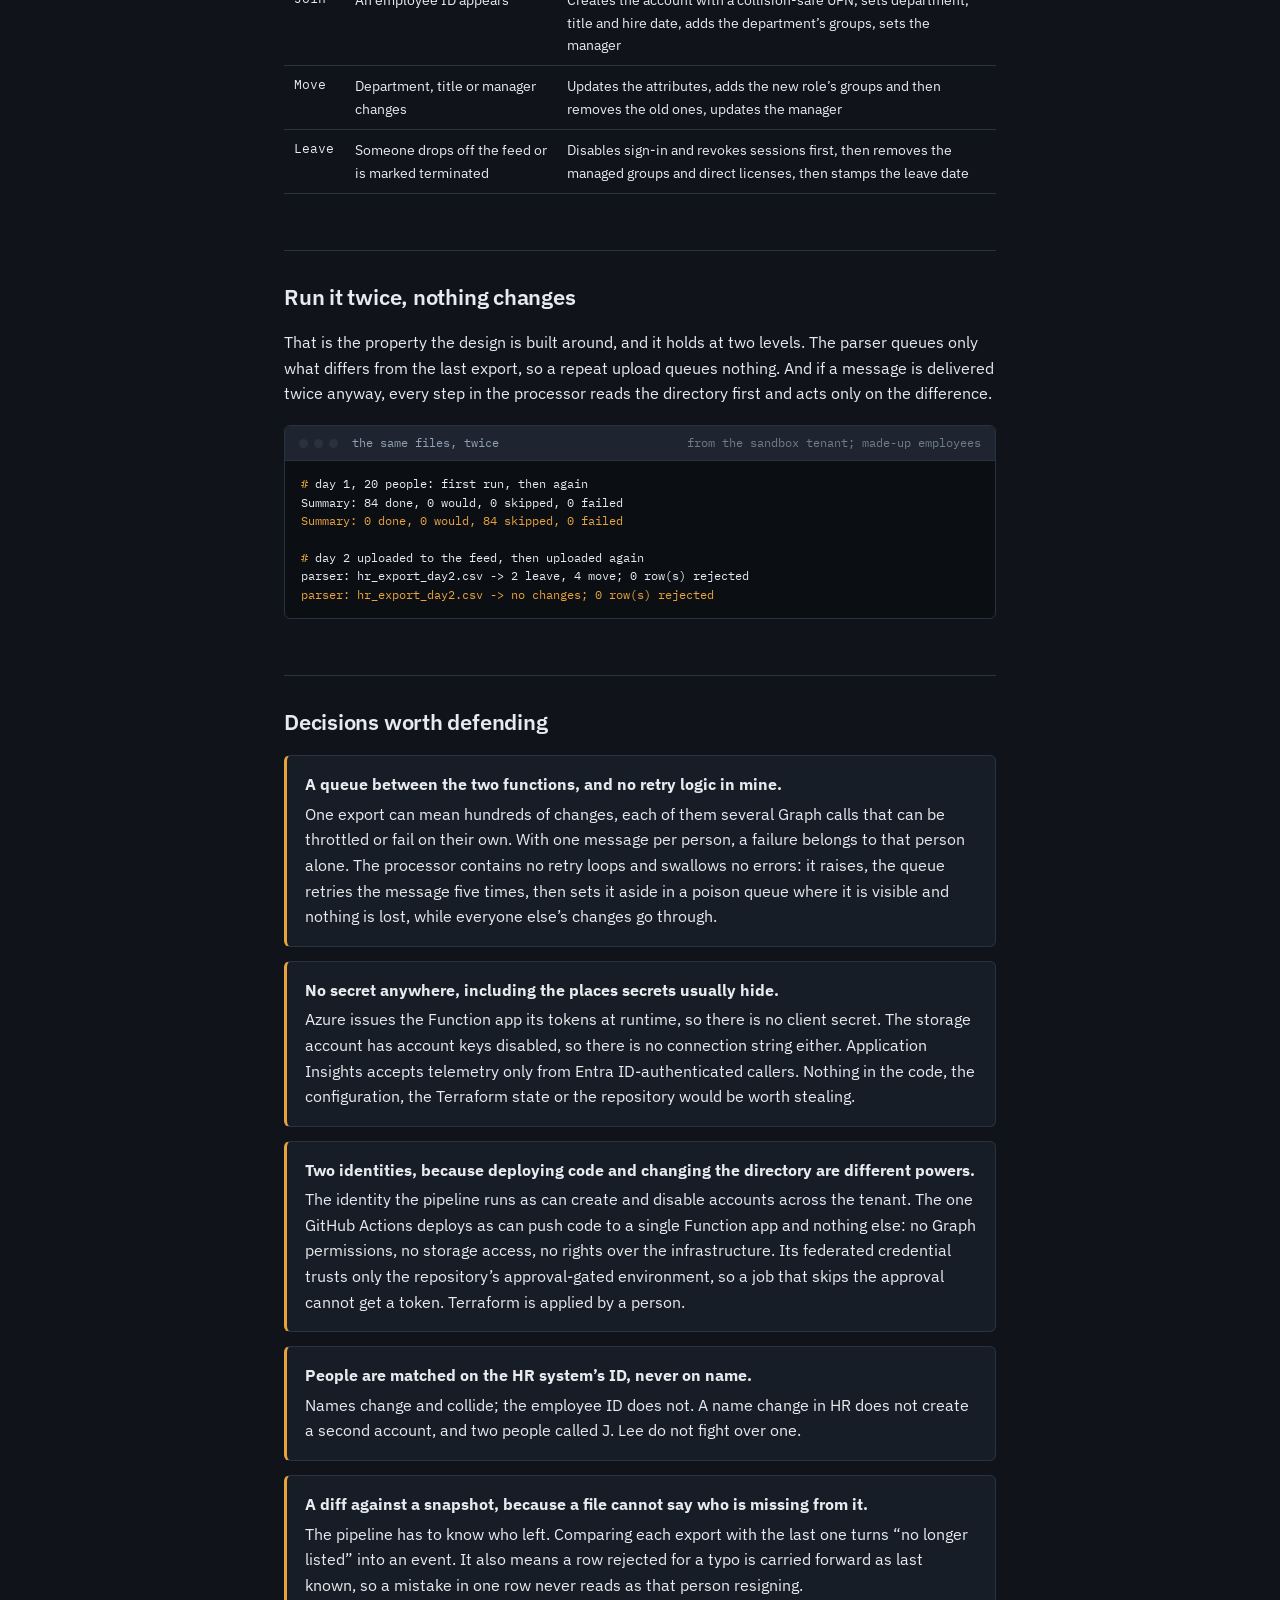
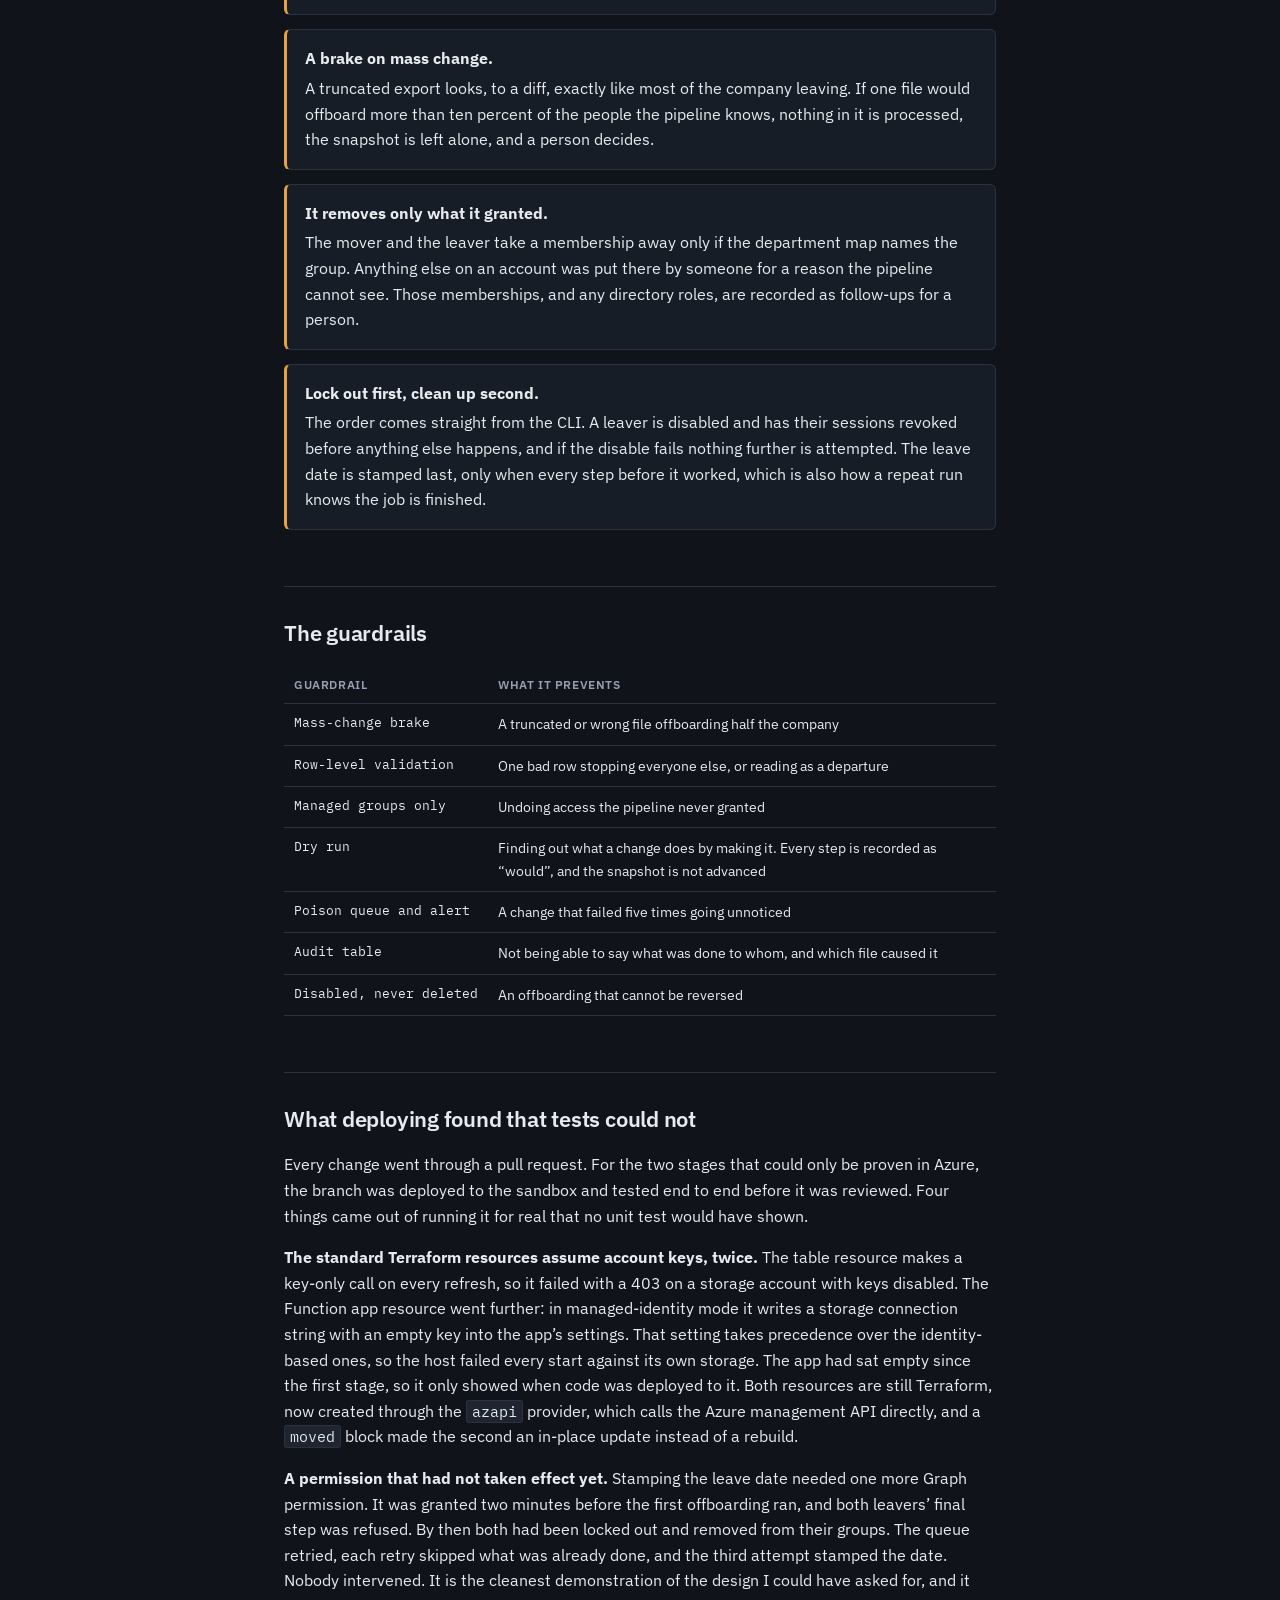
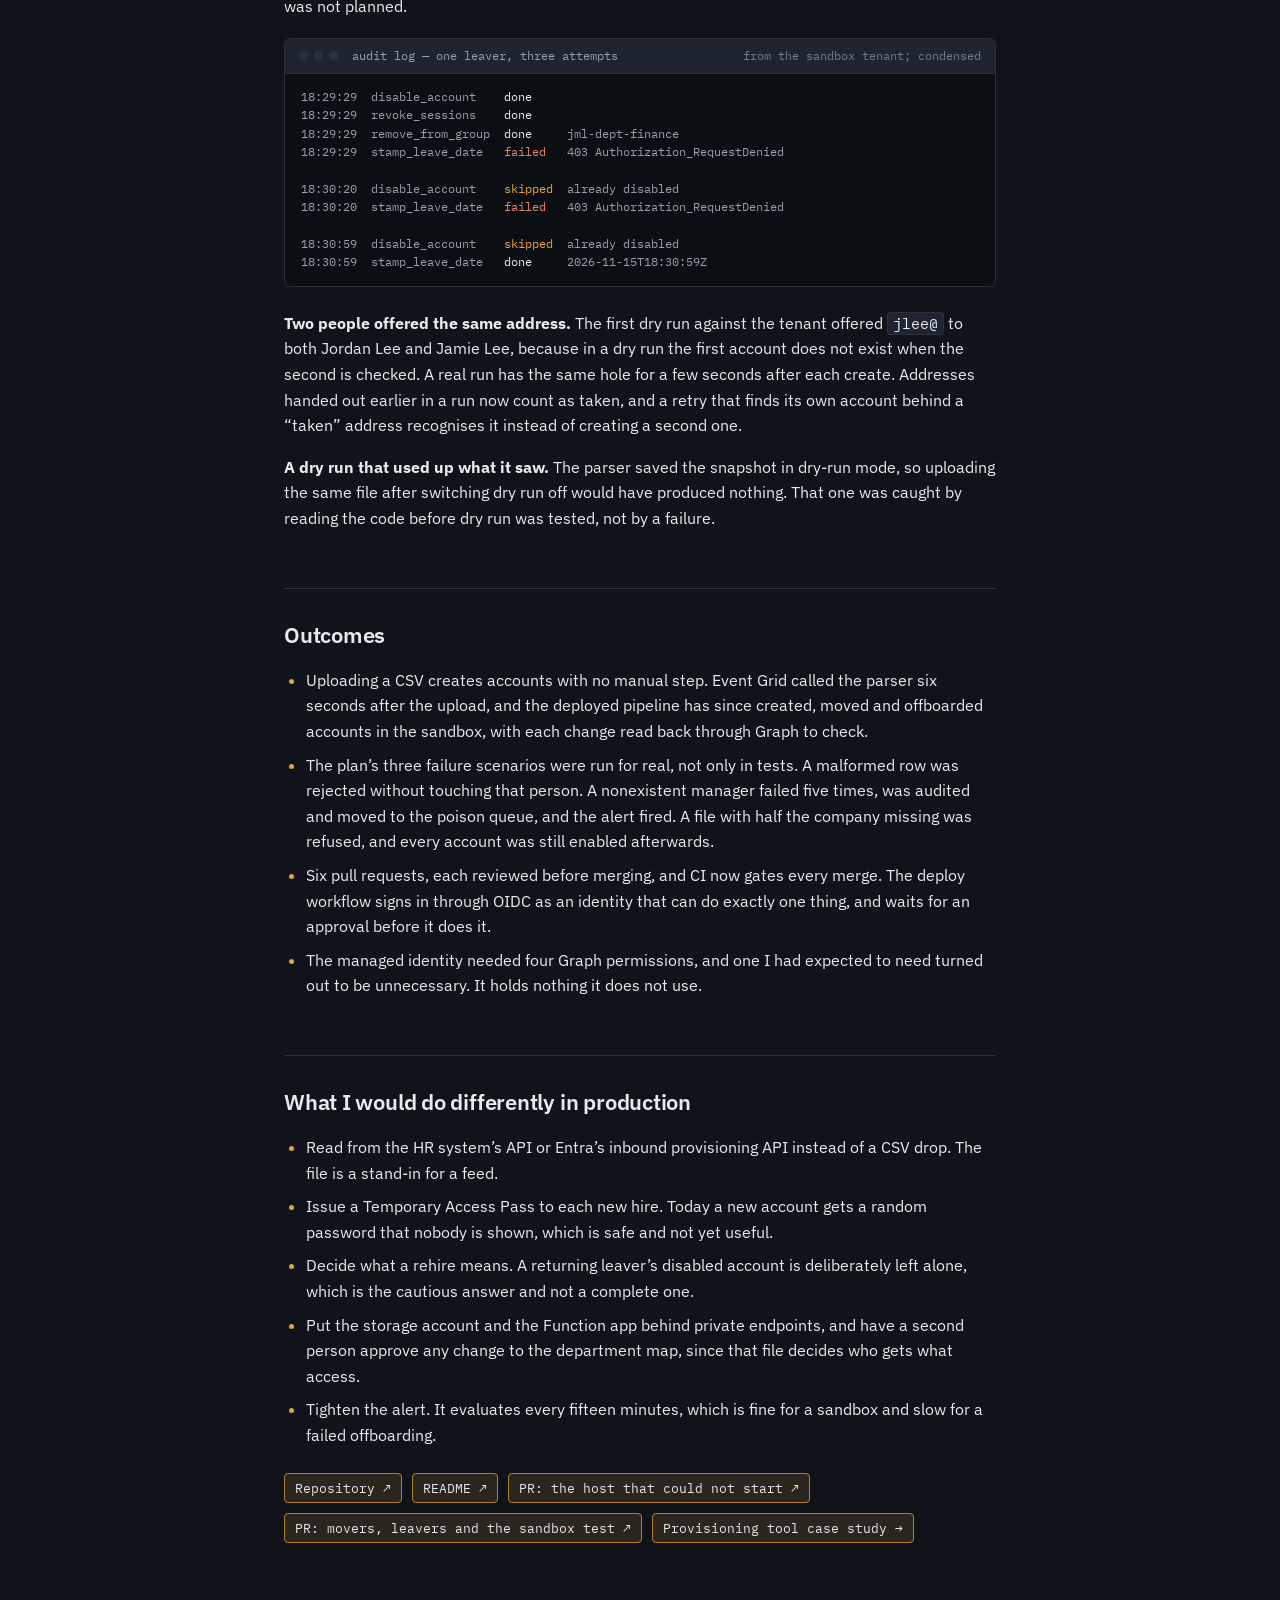
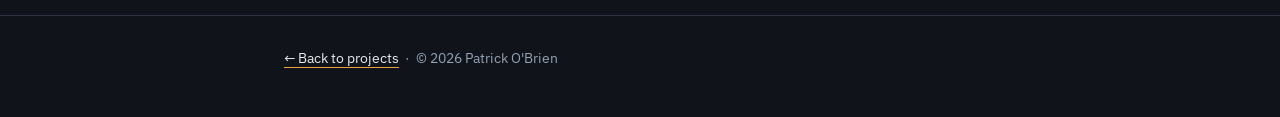
<file: case-studies/entra-jml-pipeline.html>
<!DOCTYPE html>
<html lang="en">
<head>
<meta charset="UTF-8">
<meta name="viewport" content="width=device-width, initial-scale=1.0">
<title>Case study: An event-driven joiner, mover, leaver pipeline — Patrick O'Brien</title>
<meta name="description" content="An HR export lands in storage and Azure Functions create, update or offboard the Microsoft Entra ID accounts to match: event-driven, idempotent, running on a managed identity with no stored credentials, all defined in Terraform.">
<link rel="canonical" href="https://pobriendev.github.io/portfolio/case-studies/entra-jml-pipeline.html">
<link rel="icon" type="image/svg+xml" href="../assets/favicon.svg">
<link rel="icon" type="image/png" sizes="32x32" href="../assets/favicon-32.png">
<meta name="theme-color" content="#10141A">
<meta property="og:type" content="article">
<meta property="og:url" content="https://pobriendev.github.io/portfolio/case-studies/entra-jml-pipeline.html">
<meta property="og:title" content="Case study: An event-driven joiner, mover, leaver pipeline">
<meta property="og:description" content="Entra ID account lifecycle driven by the HR record: Azure Functions, a queue, a managed identity and no stored credentials, with every step safe to run twice.">
<meta property="og:image" content="https://pobriendev.github.io/portfolio/assets/og-card-2026-11-17b.jpg">
<meta name="twitter:card" content="summary_large_image">
<link rel="preconnect" href="https://fonts.googleapis.com">
<link rel="preconnect" href="https://fonts.gstatic.com" crossorigin>
<link rel="preload" as="style" href="https://fonts.googleapis.com/css2?family=IBM+Plex+Sans:wght@400;500;600;700&family=IBM+Plex+Mono:wght@400;500&display=swap">
<link rel="stylesheet" href="https://fonts.googleapis.com/css2?family=IBM+Plex+Sans:wght@400;500;600;700&family=IBM+Plex+Mono:wght@400;500&display=swap" media="print" onload="this.media='all'">
<noscript><link rel="stylesheet" href="https://fonts.googleapis.com/css2?family=IBM+Plex+Sans:wght@400;500;600;700&family=IBM+Plex+Mono:wght@400;500&display=swap"></noscript>
<link rel="stylesheet" href="case-study.css">
</head>
<body>

<header class="site-nav">
  <div class="wrap">
    <a class="name" href="../index.html">Patrick O'Brien</a>
    <nav>
      <a href="../index.html#projects">Projects</a>
      <a href="../index.html#about">About</a>
      <a href="../index.html#contact">Contact</a>
      <a class="nav-resume" href="../assets/Patrick_OBrien_Resume.pdf" target="_blank" rel="noopener">Resume</a>
    </nav>
  </div>
</header>

<main class="wrap">
<article>
  <p class="eyebrow">Case study &middot; Identity lifecycle automation</p>
  <h1>Account lifecycle driven by the HR record, with nothing to run and no credentials to store</h1>
  <p class="lede">My onboarding CLI cut account setup from 20 or 30 minutes to one or two, but somebody still has to run it, it authenticates with a client secret, and it has no answer for a person who changes teams. I rebuilt it as a service. An HR export lands in storage, and Azure Functions create, update or offboard the Microsoft Entra ID accounts to match, as a managed identity, in my own sandbox tenant with made-up employees.</p>
  <div class="stack-tags">
    <span>Azure Functions</span><span>Microsoft Graph API</span><span>Terraform</span><span>Python</span><span>Event Grid</span><span>Managed identity</span><span>GitHub Actions (OIDC)</span>
  </div>
  <ul class="facts">
    <li><b>0</b><span>stored credentials: no secret, storage key or connection string</span></li>
    <li><b>223</b><span>tests, none of which touch a network</span></li>
    <li><b>4</b><span>Graph permissions, each traced to a call the code makes</span></li>
    <li><b>2</b><span>identities: one runs the pipeline, one can only deploy it</span></li>
  </ul>

  <h2>The problem</h2>
  <p>Account lifecycle done by hand fails in three different ways. A new hire waits on day one. Someone who changed teams keeps the access they no longer need, because nobody thinks to remove it. Someone who left stays signed in until a person remembers to act. My <a href="employee-provisioning-tool.html">provisioning CLI</a> fixed the speed of the first and the last, but it is still a command a person runs, it has no mover step at all, and behind it sits a client secret with tenant-wide write access.</p>
  <p>The goal was to take the person out of the loop without taking the judgement out: the same Graph logic, triggered by the HR record instead of by me, with nothing stored that could leak, and built so that running any part of it twice is harmless.</p>

  <h2>How it works</h2>
  <figure class="diagram" aria-labelledby="diagram-title">
    <svg viewBox="0 0 720 214" role="img" aria-labelledby="diagram-title diagram-desc">
      <title id="diagram-title">The path from an HR export to a change in Entra ID</title>
      <desc id="diagram-desc">Five boxes in a row: the hr-feed blob container, the parser function, the jml-events queue, the processor function, and Microsoft Graph, which the processor reaches as a managed identity. Below the parser is the snapshot of the last export; below the queue is the poison queue; below the processor is the audit table.</desc>
      <defs>
        <marker id="ah" viewBox="0 0 10 10" refX="9" refY="5" markerWidth="7" markerHeight="7" orient="auto-start-reverse">
          <path d="M 0 0 L 10 5 L 0 10 z" class="head"/>
        </marker>
      </defs>

      <rect x="0" y="34" width="128" height="64" rx="5" class="box"/>
      <text x="12" y="58" class="t id">hr-feed</text>
      <text x="12" y="78" class="d">blob container</text>
      <path d="M 128 66 L 144 66" class="arrow" marker-end="url(#ah)"/>

      <rect x="148" y="34" width="128" height="64" rx="5" class="box id"/>
      <text x="160" y="58" class="t b">Parser</text>
      <text x="160" y="78" class="d">Event Grid trigger</text>
      <path d="M 276 66 L 292 66" class="arrow" marker-end="url(#ah)"/>

      <rect x="296" y="34" width="128" height="64" rx="5" class="box"/>
      <text x="308" y="58" class="t id">jml-events</text>
      <text x="308" y="78" class="d">one per change</text>
      <path d="M 424 66 L 440 66" class="arrow" marker-end="url(#ah)"/>

      <rect x="444" y="34" width="128" height="64" rx="5" class="box id"/>
      <text x="456" y="58" class="t b">Processor</text>
      <text x="456" y="78" class="d">queue trigger</text>
      <path d="M 572 66 L 588 66" class="arrow" marker-end="url(#ah)"/>

      <rect x="592" y="34" width="128" height="64" rx="5" class="box"/>
      <text x="604" y="58" class="t b">Microsoft Graph</text>
      <text x="604" y="78" class="d">managed identity</text>

      <path d="M 212 98 L 212 144" class="arrow" marker-start="url(#ah)" marker-end="url(#ah)"/>
      <text x="220" y="126" class="lbl">diff</text>
      <rect x="148" y="148" width="128" height="56" rx="5" class="box"/>
      <text x="160" y="171" class="t id">snapshot</text>
      <text x="160" y="190" class="d">the last export</text>

      <path d="M 360 98 L 360 144" class="arrow" marker-end="url(#ah)"/>
      <text x="368" y="120" class="lbl">after 5</text>
      <text x="368" y="134" class="lbl">failures</text>
      <rect x="296" y="148" width="128" height="56" rx="5" class="box"/>
      <text x="308" y="171" class="t id">poison queue</text>
      <text x="308" y="190" class="d">raises an alert</text>

      <path d="M 508 98 L 508 144" class="arrow" marker-end="url(#ah)"/>
      <text x="516" y="126" class="lbl">every action</text>
      <rect x="444" y="148" width="128" height="56" rx="5" class="box"/>
      <text x="456" y="171" class="t id">audit table</text>
      <text x="456" y="190" class="d">who, what, result</text>
    </svg>
  </figure>
  <p class="diagram-caption">Every resource in the picture is defined in Terraform. Neither function holds a key to anything: storage, the queue, the table, telemetry and Graph are all reached as the same managed identity.</p>
  <table>
    <thead><tr><th>Event</th><th>In the HR export</th><th>What the pipeline does</th></tr></thead>
    <tbody>
      <tr><td>Join</td><td>An employee ID appears</td><td>Creates the account with a collision-safe UPN, sets department, title and hire date, adds the department&rsquo;s groups, sets the manager</td></tr>
      <tr><td>Move</td><td>Department, title or manager changes</td><td>Updates the attributes, adds the new role&rsquo;s groups and then removes the old ones, updates the manager</td></tr>
      <tr><td>Leave</td><td>Someone drops off the feed or is marked terminated</td><td>Disables sign-in and revokes sessions first, then removes the managed groups and direct licenses, then stamps the leave date</td></tr>
    </tbody>
  </table>

  <h2>Run it twice, nothing changes</h2>
  <p>That is the property the design is built around, and it holds at two levels. The parser queues only what differs from the last export, so a repeat upload queues nothing. And if a message is delivered twice anyway, every step in the processor reads the directory first and acts only on the difference.</p>
  <figure class="terminal">
    <figcaption><span class="dots" aria-hidden="true"><i></i><i></i><i></i></span>the same files, twice<span class="t-note">from the sandbox tenant; made-up employees</span></figcaption>
    <pre tabindex="0"><span class="t-p">#</span> <span class="t-c">day 1, 20 people: first run, then again</span>
<span class="t-o">Summary: 84 done, 0 would, 0 skipped, 0 failed</span>
<span class="t-hl">Summary: 0 done, 0 would, 84 skipped, 0 failed</span>

<span class="t-p">#</span> <span class="t-c">day 2 uploaded to the feed, then uploaded again</span>
<span class="t-o">parser: hr_export_day2.csv -&gt; 2 leave, 4 move; 0 row(s) rejected</span>
<span class="t-hl">parser: hr_export_day2.csv -&gt; no changes; 0 row(s) rejected</span></pre>
  </figure>

  <h2>Decisions worth defending</h2>

  <div class="decision"><p><b>A queue between the two functions, and no retry logic in mine.</b> One export can mean hundreds of changes, each of them several Graph calls that can be throttled or fail on their own. With one message per person, a failure belongs to that person alone. The processor contains no retry loops and swallows no errors: it raises, the queue retries the message five times, then sets it aside in a poison queue where it is visible and nothing is lost, while everyone else&rsquo;s changes go through.</p></div>

  <div class="decision"><p><b>No secret anywhere, including the places secrets usually hide.</b> Azure issues the Function app its tokens at runtime, so there is no client secret. The storage account has account keys disabled, so there is no connection string either. Application Insights accepts telemetry only from Entra ID-authenticated callers. Nothing in the code, the configuration, the Terraform state or the repository would be worth stealing.</p></div>

  <div class="decision"><p><b>Two identities, because deploying code and changing the directory are different powers.</b> The identity the pipeline runs as can create and disable accounts across the tenant. The one GitHub Actions deploys as can push code to a single Function app and nothing else: no Graph permissions, no storage access, no rights over the infrastructure. Its federated credential trusts only the repository&rsquo;s approval-gated environment, so a job that skips the approval cannot get a token. Terraform is applied by a person.</p></div>

  <div class="decision"><p><b>People are matched on the HR system&rsquo;s ID, never on name.</b> Names change and collide; the employee ID does not. A name change in HR does not create a second account, and two people called J. Lee do not fight over one.</p></div>

  <div class="decision"><p><b>A diff against a snapshot, because a file cannot say who is missing from it.</b> The pipeline has to know who left. Comparing each export with the last one turns &ldquo;no longer listed&rdquo; into an event. It also means a row rejected for a typo is carried forward as last known, so a mistake in one row never reads as that person resigning.</p></div>

  <div class="decision"><p><b>A brake on mass change.</b> A truncated export looks, to a diff, exactly like most of the company leaving. If one file would offboard more than ten percent of the people the pipeline knows, nothing in it is processed, the snapshot is left alone, and a person decides.</p></div>

  <div class="decision"><p><b>It removes only what it granted.</b> The mover and the leaver take a membership away only if the department map names the group. Anything else on an account was put there by someone for a reason the pipeline cannot see. Those memberships, and any directory roles, are recorded as follow-ups for a person.</p></div>

  <div class="decision"><p><b>Lock out first, clean up second.</b> The order comes straight from the CLI. A leaver is disabled and has their sessions revoked before anything else happens, and if the disable fails nothing further is attempted. The leave date is stamped last, only when every step before it worked, which is also how a repeat run knows the job is finished.</p></div>

  <h2>The guardrails</h2>
  <table>
    <thead><tr><th>Guardrail</th><th>What it prevents</th></tr></thead>
    <tbody>
      <tr><td>Mass-change brake</td><td>A truncated or wrong file offboarding half the company</td></tr>
      <tr><td>Row-level validation</td><td>One bad row stopping everyone else, or reading as a departure</td></tr>
      <tr><td>Managed groups only</td><td>Undoing access the pipeline never granted</td></tr>
      <tr><td>Dry run</td><td>Finding out what a change does by making it. Every step is recorded as &ldquo;would&rdquo;, and the snapshot is not advanced</td></tr>
      <tr><td>Poison queue and alert</td><td>A change that failed five times going unnoticed</td></tr>
      <tr><td>Audit table</td><td>Not being able to say what was done to whom, and which file caused it</td></tr>
      <tr><td>Disabled, never deleted</td><td>An offboarding that cannot be reversed</td></tr>
    </tbody>
  </table>

  <h2>What deploying found that tests could not</h2>
  <p>Every change went through a pull request. For the two stages that could only be proven in Azure, the branch was deployed to the sandbox and tested end to end before it was reviewed. Four things came out of running it for real that no unit test would have shown.</p>
  <p><b>The standard Terraform resources assume account keys, twice.</b> The table resource makes a key-only call on every refresh, so it failed with a 403 on a storage account with keys disabled. The Function app resource went further: in managed-identity mode it writes a storage connection string with an empty key into the app&rsquo;s settings. That setting takes precedence over the identity-based ones, so the host failed every start against its own storage. The app had sat empty since the first stage, so it only showed when code was deployed to it. Both resources are still Terraform, now created through the <code>azapi</code> provider, which calls the Azure management API directly, and a <code>moved</code> block made the second an in-place update instead of a rebuild.</p>
  <p><b>A permission that had not taken effect yet.</b> Stamping the leave date needed one more Graph permission. It was granted two minutes before the first offboarding ran, and both leavers&rsquo; final step was refused. By then both had been locked out and removed from their groups. The queue retried, each retry skipped what was already done, and the third attempt stamped the date. Nobody intervened. It is the cleanest demonstration of the design I could have asked for, and it was not planned.</p>
  <figure class="terminal">
    <figcaption><span class="dots" aria-hidden="true"><i></i><i></i><i></i></span>audit log &mdash; one leaver, three attempts<span class="t-note">from the sandbox tenant; condensed</span></figcaption>
    <pre tabindex="0">18:29:29  disable_account    <span class="t-o">done</span>
18:29:29  revoke_sessions    <span class="t-o">done</span>
18:29:29  remove_from_group  <span class="t-o">done</span>     jml-dept-finance
18:29:29  stamp_leave_date   <span class="t-err">failed</span>   403 Authorization_RequestDenied

18:30:20  disable_account    <span class="t-hl">skipped</span>  already disabled
18:30:20  stamp_leave_date   <span class="t-err">failed</span>   403 Authorization_RequestDenied

18:30:59  disable_account    <span class="t-hl">skipped</span>  already disabled
18:30:59  stamp_leave_date   <span class="t-o">done</span>     2026-11-15T18:30:59Z</pre>
  </figure>
  <p><b>Two people offered the same address.</b> The first dry run against the tenant offered <code>jlee@</code> to both Jordan Lee and Jamie Lee, because in a dry run the first account does not exist when the second is checked. A real run has the same hole for a few seconds after each create. Addresses handed out earlier in a run now count as taken, and a retry that finds its own account behind a &ldquo;taken&rdquo; address recognises it instead of creating a second one.</p>
  <p><b>A dry run that used up what it saw.</b> The parser saved the snapshot in dry-run mode, so uploading the same file after switching dry run off would have produced nothing. That one was caught by reading the code before dry run was tested, not by a failure.</p>

  <h2>Outcomes</h2>
  <ul>
    <li>Uploading a CSV creates accounts with no manual step. Event Grid called the parser six seconds after the upload, and the deployed pipeline has since created, moved and offboarded accounts in the sandbox, with each change read back through Graph to check.</li>
    <li>The plan&rsquo;s three failure scenarios were run for real, not only in tests. A malformed row was rejected without touching that person. A nonexistent manager failed five times, was audited and moved to the poison queue, and the alert fired. A file with half the company missing was refused, and every account was still enabled afterwards.</li>
    <li>Six pull requests, each reviewed before merging, and CI now gates every merge. The deploy workflow signs in through OIDC as an identity that can do exactly one thing, and waits for an approval before it does it.</li>
    <li>The managed identity needed four Graph permissions, and one I had expected to need turned out to be unnecessary. It holds nothing it does not use.</li>
  </ul>

  <h2>What I would do differently in production</h2>
  <ul>
    <li>Read from the HR system&rsquo;s API or Entra&rsquo;s inbound provisioning API instead of a CSV drop. The file is a stand-in for a feed.</li>
    <li>Issue a Temporary Access Pass to each new hire. Today a new account gets a random password that nobody is shown, which is safe and not yet useful.</li>
    <li>Decide what a rehire means. A returning leaver&rsquo;s disabled account is deliberately left alone, which is the cautious answer and not a complete one.</li>
    <li>Put the storage account and the Function app behind private endpoints, and have a second person approve any change to the department map, since that file decides who gets what access.</li>
    <li>Tighten the alert. It evaluates every fifteen minutes, which is fine for a sandbox and slow for a failed offboarding.</li>
  </ul>

  <div class="links">
    <a href="https://github.com/pobrienDev/entra-jml-pipeline" target="_blank" rel="noopener">Repository &#8599;</a>
    <a href="https://github.com/pobrienDev/entra-jml-pipeline#readme" target="_blank" rel="noopener">README &#8599;</a>
    <a href="https://github.com/pobrienDev/entra-jml-pipeline/pull/4" target="_blank" rel="noopener">PR: the host that could not start &#8599;</a>
    <a href="https://github.com/pobrienDev/entra-jml-pipeline/pull/5" target="_blank" rel="noopener">PR: movers, leavers and the sandbox test &#8599;</a>
    <a href="employee-provisioning-tool.html">Provisioning tool case study &rarr;</a>
  </div>
</article>
</main>

<footer>
  <div class="wrap">
    <a href="../index.html#projects">&larr; Back to projects</a> &nbsp;&middot;&nbsp; &copy; <span id="year"></span> Patrick O'Brien
  </div>
</footer>
<script>document.getElementById('year').textContent = new Date().getFullYear();</script>
</body>
</html>
</file>
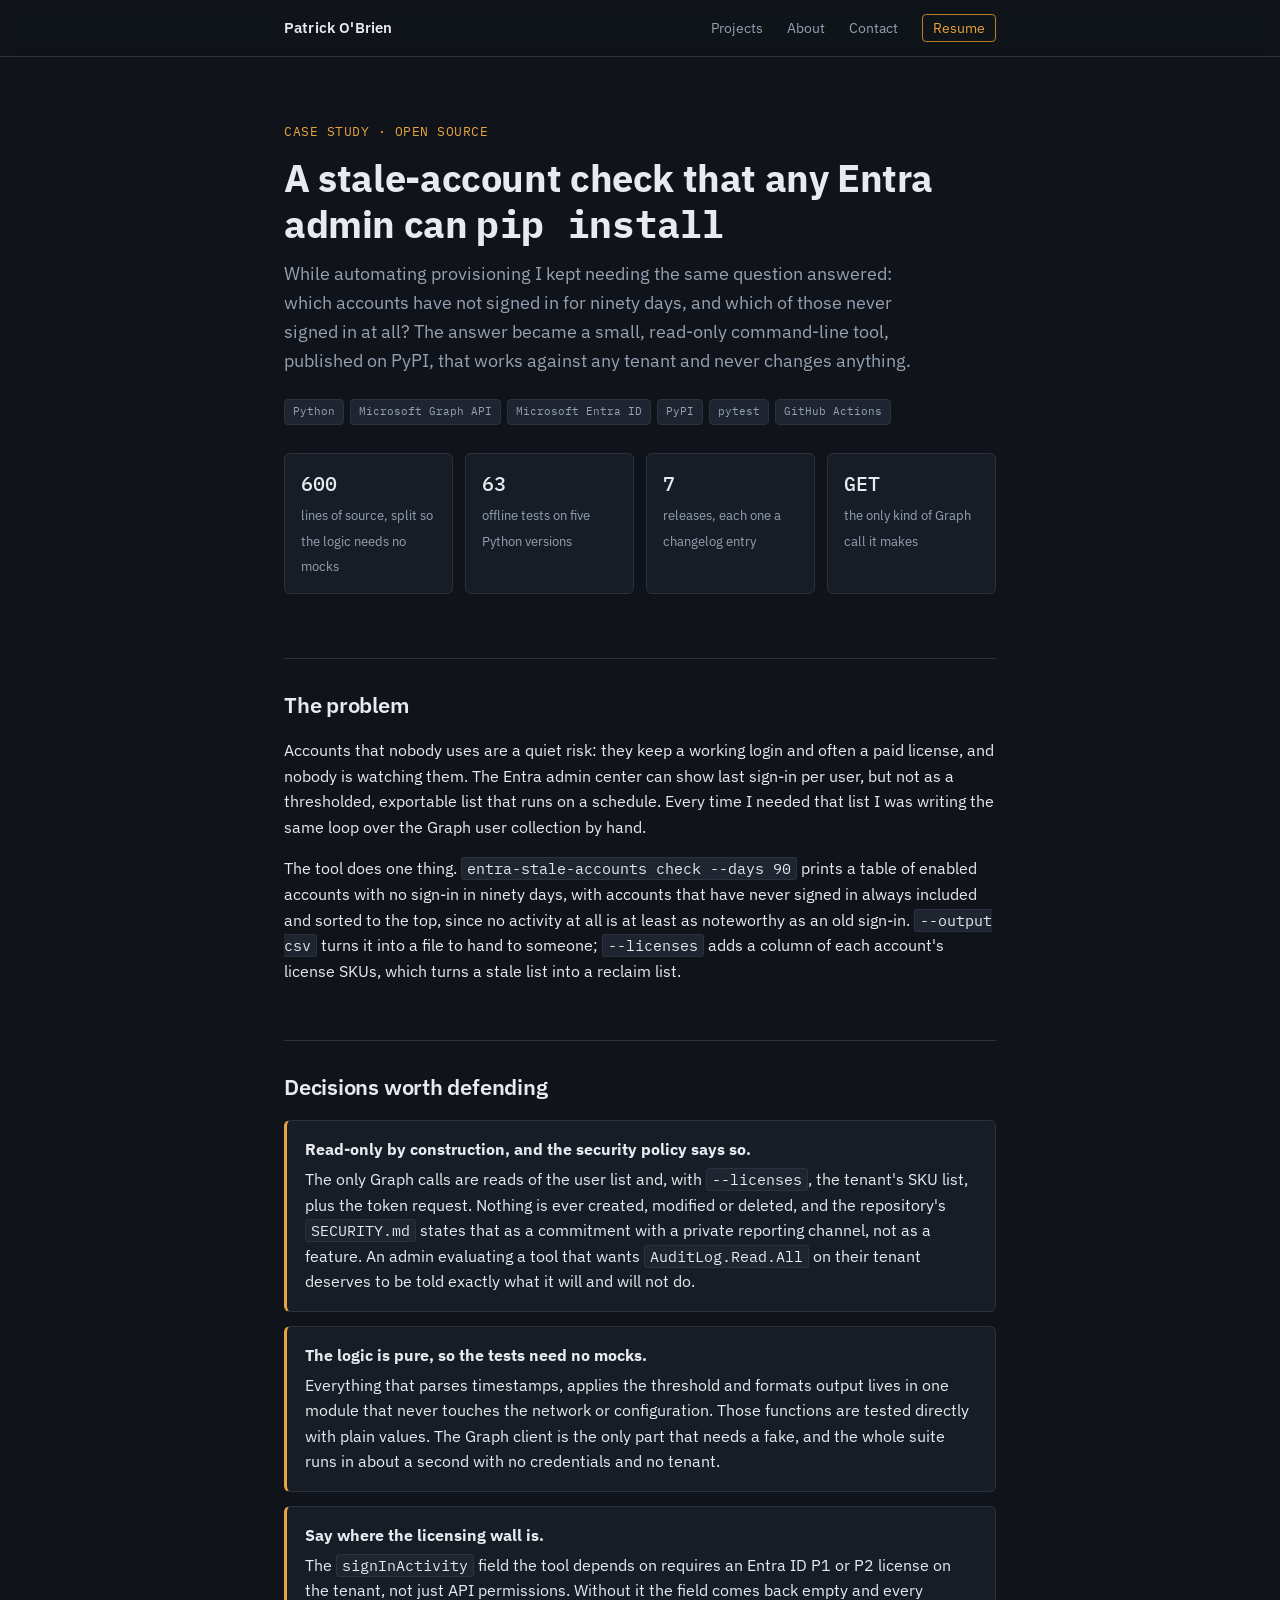
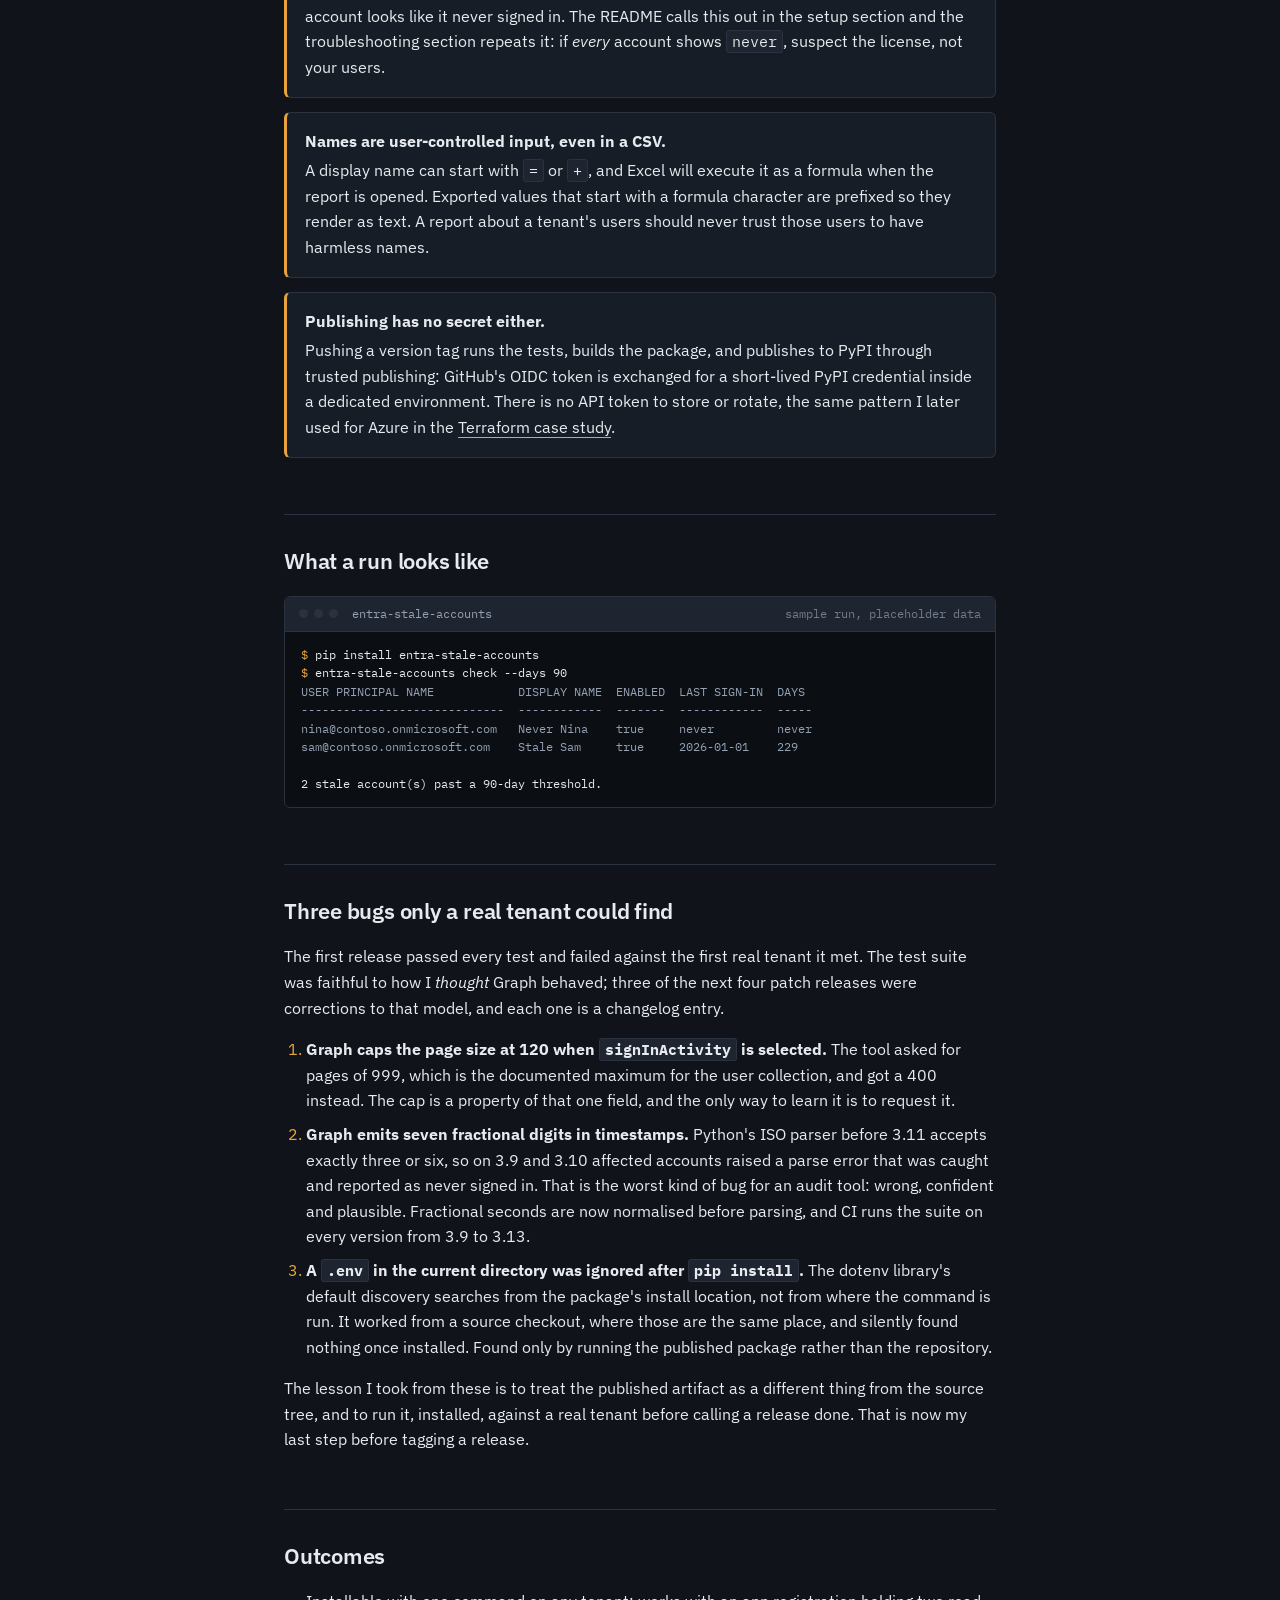
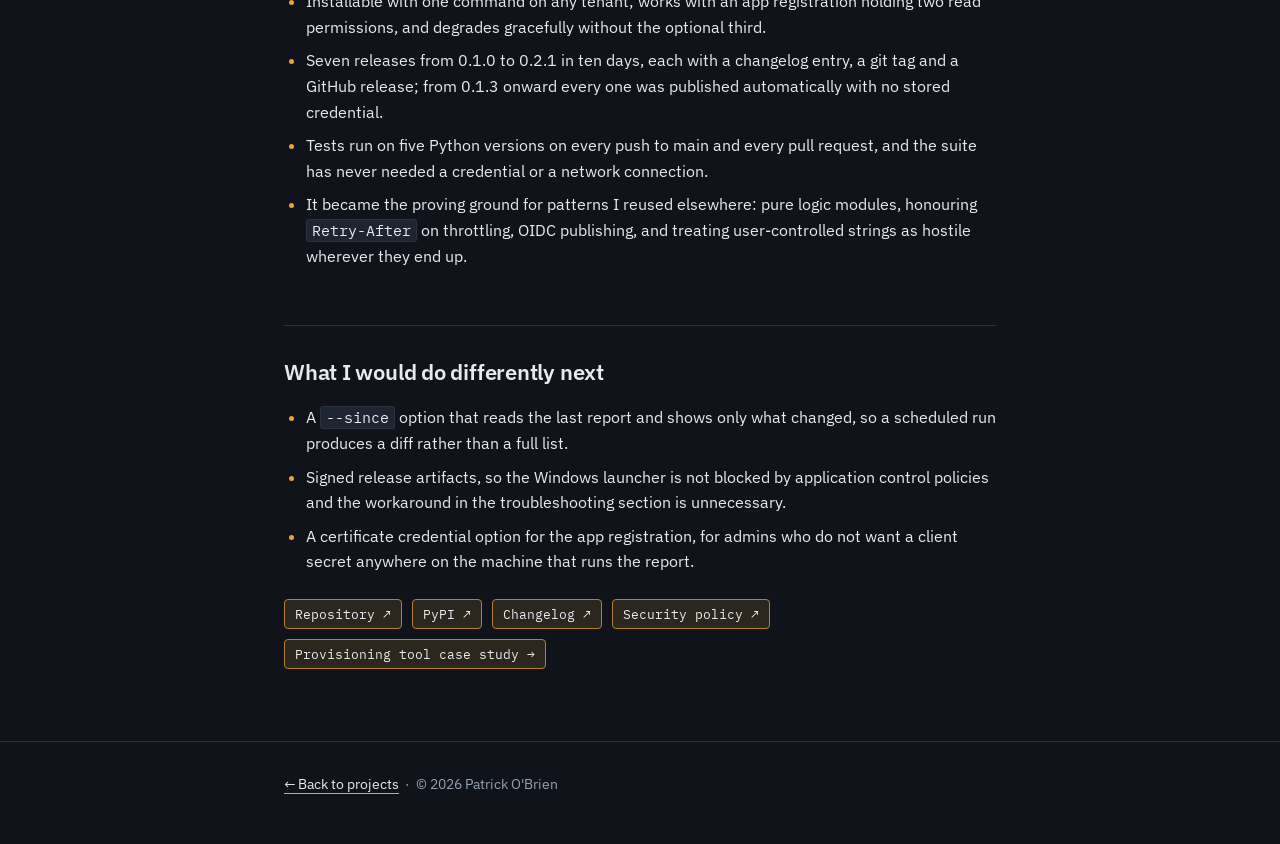
<file: case-studies/entra-stale-accounts.html>
<!DOCTYPE html>
<html lang="en">
<head>
<meta charset="UTF-8">
<meta name="viewport" content="width=device-width, initial-scale=1.0">
<title>Case study: entra-stale-accounts — Patrick O'Brien</title>
<meta name="description" content="A read-only CLI on PyPI that flags inactive Microsoft Entra ID accounts: how a pattern from production automation became a package any admin can install, and the three bugs that only a real tenant could find.">
<link rel="canonical" href="https://pobriendev.github.io/portfolio/case-studies/entra-stale-accounts.html">
<link rel="icon" type="image/svg+xml" href="../assets/favicon.svg">
<link rel="icon" type="image/png" sizes="32x32" href="../assets/favicon-32.png">
<meta name="theme-color" content="#10141A">
<meta property="og:type" content="article">
<meta property="og:url" content="https://pobriendev.github.io/portfolio/case-studies/entra-stale-accounts.html">
<meta property="og:title" content="Case study: entra-stale-accounts">
<meta property="og:description" content="A read-only CLI on PyPI that flags inactive Entra ID accounts, and the three bugs that only a real tenant could find.">
<meta property="og:image" content="https://pobriendev.github.io/portfolio/assets/og-card-2026-11-17b.jpg">
<meta name="twitter:card" content="summary_large_image">
<link rel="preconnect" href="https://fonts.googleapis.com">
<link rel="preconnect" href="https://fonts.gstatic.com" crossorigin>
<link rel="preload" as="style" href="https://fonts.googleapis.com/css2?family=IBM+Plex+Sans:wght@400;500;600;700&family=IBM+Plex+Mono:wght@400;500&display=swap">
<link rel="stylesheet" href="https://fonts.googleapis.com/css2?family=IBM+Plex+Sans:wght@400;500;600;700&family=IBM+Plex+Mono:wght@400;500&display=swap" media="print" onload="this.media='all'">
<noscript><link rel="stylesheet" href="https://fonts.googleapis.com/css2?family=IBM+Plex+Sans:wght@400;500;600;700&family=IBM+Plex+Mono:wght@400;500&display=swap"></noscript>
<link rel="stylesheet" href="case-study.css">
</head>
<body>

<header class="site-nav">
  <div class="wrap">
    <a class="name" href="../index.html">Patrick O'Brien</a>
    <nav>
      <a href="../index.html#projects">Projects</a>
      <a href="../index.html#about">About</a>
      <a href="../index.html#contact">Contact</a>
      <a class="nav-resume" href="../assets/Patrick_OBrien_Resume.pdf" target="_blank" rel="noopener">Resume</a>
    </nav>
  </div>
</header>

<main class="wrap">
<article>
  <p class="eyebrow">Case study &middot; Open source</p>
  <h1>A stale-account check that any Entra admin can <span class="mono">pip install</span></h1>
  <p class="lede">While automating provisioning I kept needing the same question answered: which accounts have not signed in for ninety days, and which of those never signed in at all? The answer became a small, read-only command-line tool, published on PyPI, that works against any tenant and never changes anything.</p>
  <div class="stack-tags">
    <span>Python</span><span>Microsoft Graph API</span><span>Microsoft Entra ID</span><span>PyPI</span><span>pytest</span><span>GitHub Actions</span>
  </div>
  <ul class="facts">
    <li><b>600</b><span>lines of source, split so the logic needs no mocks</span></li>
    <li><b>63</b><span>offline tests on five Python versions</span></li>
    <li><b>7</b><span>releases, each one a changelog entry</span></li>
    <li><b>GET</b><span>the only kind of Graph call it makes</span></li>
  </ul>

  <h2>The problem</h2>
  <p>Accounts that nobody uses are a quiet risk: they keep a working login and often a paid license, and nobody is watching them. The Entra admin center can show last sign-in per user, but not as a thresholded, exportable list that runs on a schedule. Every time I needed that list I was writing the same loop over the Graph user collection by hand.</p>
  <p>The tool does one thing. <code>entra-stale-accounts check --days 90</code> prints a table of enabled accounts with no sign-in in ninety days, with accounts that have never signed in always included and sorted to the top, since no activity at all is at least as noteworthy as an old sign-in. <code>--output csv</code> turns it into a file to hand to someone; <code>--licenses</code> adds a column of each account's license SKUs, which turns a stale list into a reclaim list.</p>

  <h2>Decisions worth defending</h2>

  <div class="decision"><p><b>Read-only by construction, and the security policy says so.</b> The only Graph calls are reads of the user list and, with <code>--licenses</code>, the tenant's SKU list, plus the token request. Nothing is ever created, modified or deleted, and the repository's <code>SECURITY.md</code> states that as a commitment with a private reporting channel, not as a feature. An admin evaluating a tool that wants <code>AuditLog.Read.All</code> on their tenant deserves to be told exactly what it will and will not do.</p></div>

  <div class="decision"><p><b>The logic is pure, so the tests need no mocks.</b> Everything that parses timestamps, applies the threshold and formats output lives in one module that never touches the network or configuration. Those functions are tested directly with plain values. The Graph client is the only part that needs a fake, and the whole suite runs in about a second with no credentials and no tenant.</p></div>

  <div class="decision"><p><b>Say where the licensing wall is.</b> The <code>signInActivity</code> field the tool depends on requires an Entra ID P1 or P2 license on the tenant, not just API permissions. Without it the field comes back empty and every account looks like it never signed in. The README calls this out in the setup section and the troubleshooting section repeats it: if <em>every</em> account shows <code>never</code>, suspect the license, not your users.</p></div>

  <div class="decision"><p><b>Names are user-controlled input, even in a CSV.</b> A display name can start with <code>=</code> or <code>+</code>, and Excel will execute it as a formula when the report is opened. Exported values that start with a formula character are prefixed so they render as text. A report about a tenant's users should never trust those users to have harmless names.</p></div>

  <div class="decision"><p><b>Publishing has no secret either.</b> Pushing a version tag runs the tests, builds the package, and publishes to PyPI through trusted publishing: GitHub's OIDC token is exchanged for a short-lived PyPI credential inside a dedicated environment. There is no API token to store or rotate, the same pattern I later used for Azure in the <a href="entra-terraform.html">Terraform case study</a>.</p></div>

  <h2>What a run looks like</h2>
  <figure class="terminal">
    <figcaption><span class="dots" aria-hidden="true"><i></i><i></i><i></i></span>entra-stale-accounts<span class="t-note">sample run, placeholder data</span></figcaption>
    <pre tabindex="0"><span class="t-p">$</span> <span class="t-c">pip install entra-stale-accounts</span>
<span class="t-p">$</span> <span class="t-c">entra-stale-accounts check --days 90</span>
USER PRINCIPAL NAME            DISPLAY NAME  ENABLED  LAST SIGN-IN  DAYS
-----------------------------  ------------  -------  ------------  -----
nina@contoso.onmicrosoft.com   Never Nina    true     never         never
sam@contoso.onmicrosoft.com    Stale Sam     true     2026-01-01    229

<span class="t-o">2 stale account(s) past a 90-day threshold.</span></pre>
  </figure>

  <h2>Three bugs only a real tenant could find</h2>
  <p>The first release passed every test and failed against the first real tenant it met. The test suite was faithful to how I <em>thought</em> Graph behaved; three of the next four patch releases were corrections to that model, and each one is a changelog entry.</p>
  <ol>
    <li><b>Graph caps the page size at 120 when <code>signInActivity</code> is selected.</b> The tool asked for pages of 999, which is the documented maximum for the user collection, and got a 400 instead. The cap is a property of that one field, and the only way to learn it is to request it.</li>
    <li><b>Graph emits seven fractional digits in timestamps.</b> Python's ISO parser before 3.11 accepts exactly three or six, so on 3.9 and 3.10 affected accounts raised a parse error that was caught and reported as never signed in. That is the worst kind of bug for an audit tool: wrong, confident and plausible. Fractional seconds are now normalised before parsing, and CI runs the suite on every version from 3.9 to 3.13.</li>
    <li><b>A <code>.env</code> in the current directory was ignored after <code>pip install</code>.</b> The dotenv library's default discovery searches from the package's install location, not from where the command is run. It worked from a source checkout, where those are the same place, and silently found nothing once installed. Found only by running the published package rather than the repository.</li>
  </ol>
  <p>The lesson I took from these is to treat the published artifact as a different thing from the source tree, and to run it, installed, against a real tenant before calling a release done. That is now my last step before tagging a release.</p>

  <h2>Outcomes</h2>
  <ul>
    <li>Installable with one command on any tenant; works with an app registration holding two read permissions, and degrades gracefully without the optional third.</li>
    <li>Seven releases from 0.1.0 to 0.2.1 in ten days, each with a changelog entry, a git tag and a GitHub release; from 0.1.3 onward every one was published automatically with no stored credential.</li>
    <li>Tests run on five Python versions on every push to main and every pull request, and the suite has never needed a credential or a network connection.</li>
    <li>It became the proving ground for patterns I reused elsewhere: pure logic modules, honouring <code>Retry-After</code> on throttling, OIDC publishing, and treating user-controlled strings as hostile wherever they end up.</li>
  </ul>

  <h2>What I would do differently next</h2>
  <ul>
    <li>A <code>--since</code> option that reads the last report and shows only what changed, so a scheduled run produces a diff rather than a full list.</li>
    <li>Signed release artifacts, so the Windows launcher is not blocked by application control policies and the workaround in the troubleshooting section is unnecessary.</li>
    <li>A certificate credential option for the app registration, for admins who do not want a client secret anywhere on the machine that runs the report.</li>
  </ul>

  <div class="links">
    <a href="https://github.com/pobrienDev/entra-stale-accounts" target="_blank" rel="noopener">Repository &#8599;</a>
    <a href="https://pypi.org/project/entra-stale-accounts/" target="_blank" rel="noopener">PyPI &#8599;</a>
    <a href="https://github.com/pobrienDev/entra-stale-accounts/blob/main/CHANGELOG.md" target="_blank" rel="noopener">Changelog &#8599;</a>
    <a href="https://github.com/pobrienDev/entra-stale-accounts/blob/main/SECURITY.md" target="_blank" rel="noopener">Security policy &#8599;</a>
    <a href="employee-provisioning-tool.html">Provisioning tool case study &rarr;</a>
  </div>
</article>
</main>

<footer>
  <div class="wrap">
    <a href="../index.html#projects">&larr; Back to projects</a> &nbsp;&middot;&nbsp; &copy; <span id="year"></span> Patrick O'Brien
  </div>
</footer>
<script>document.getElementById('year').textContent = new Date().getFullYear();</script>
</body>
</html>
</file>
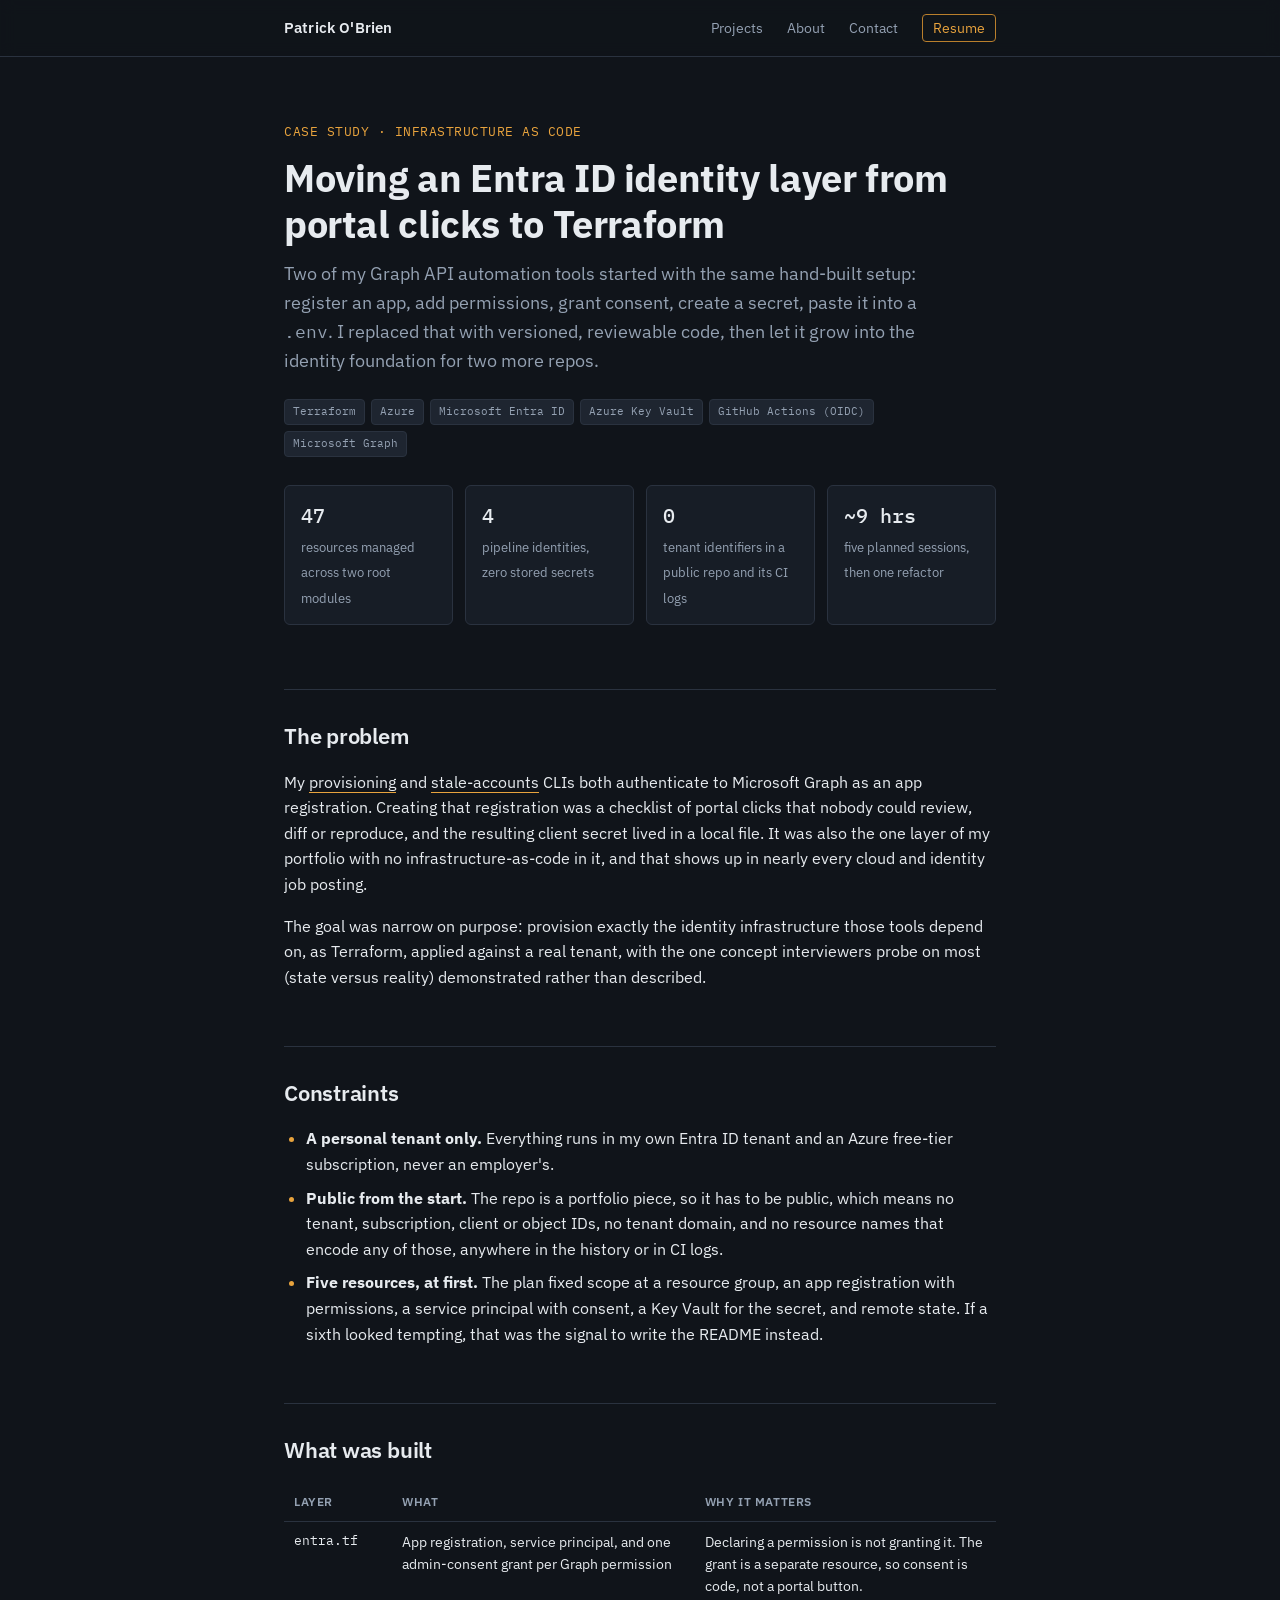
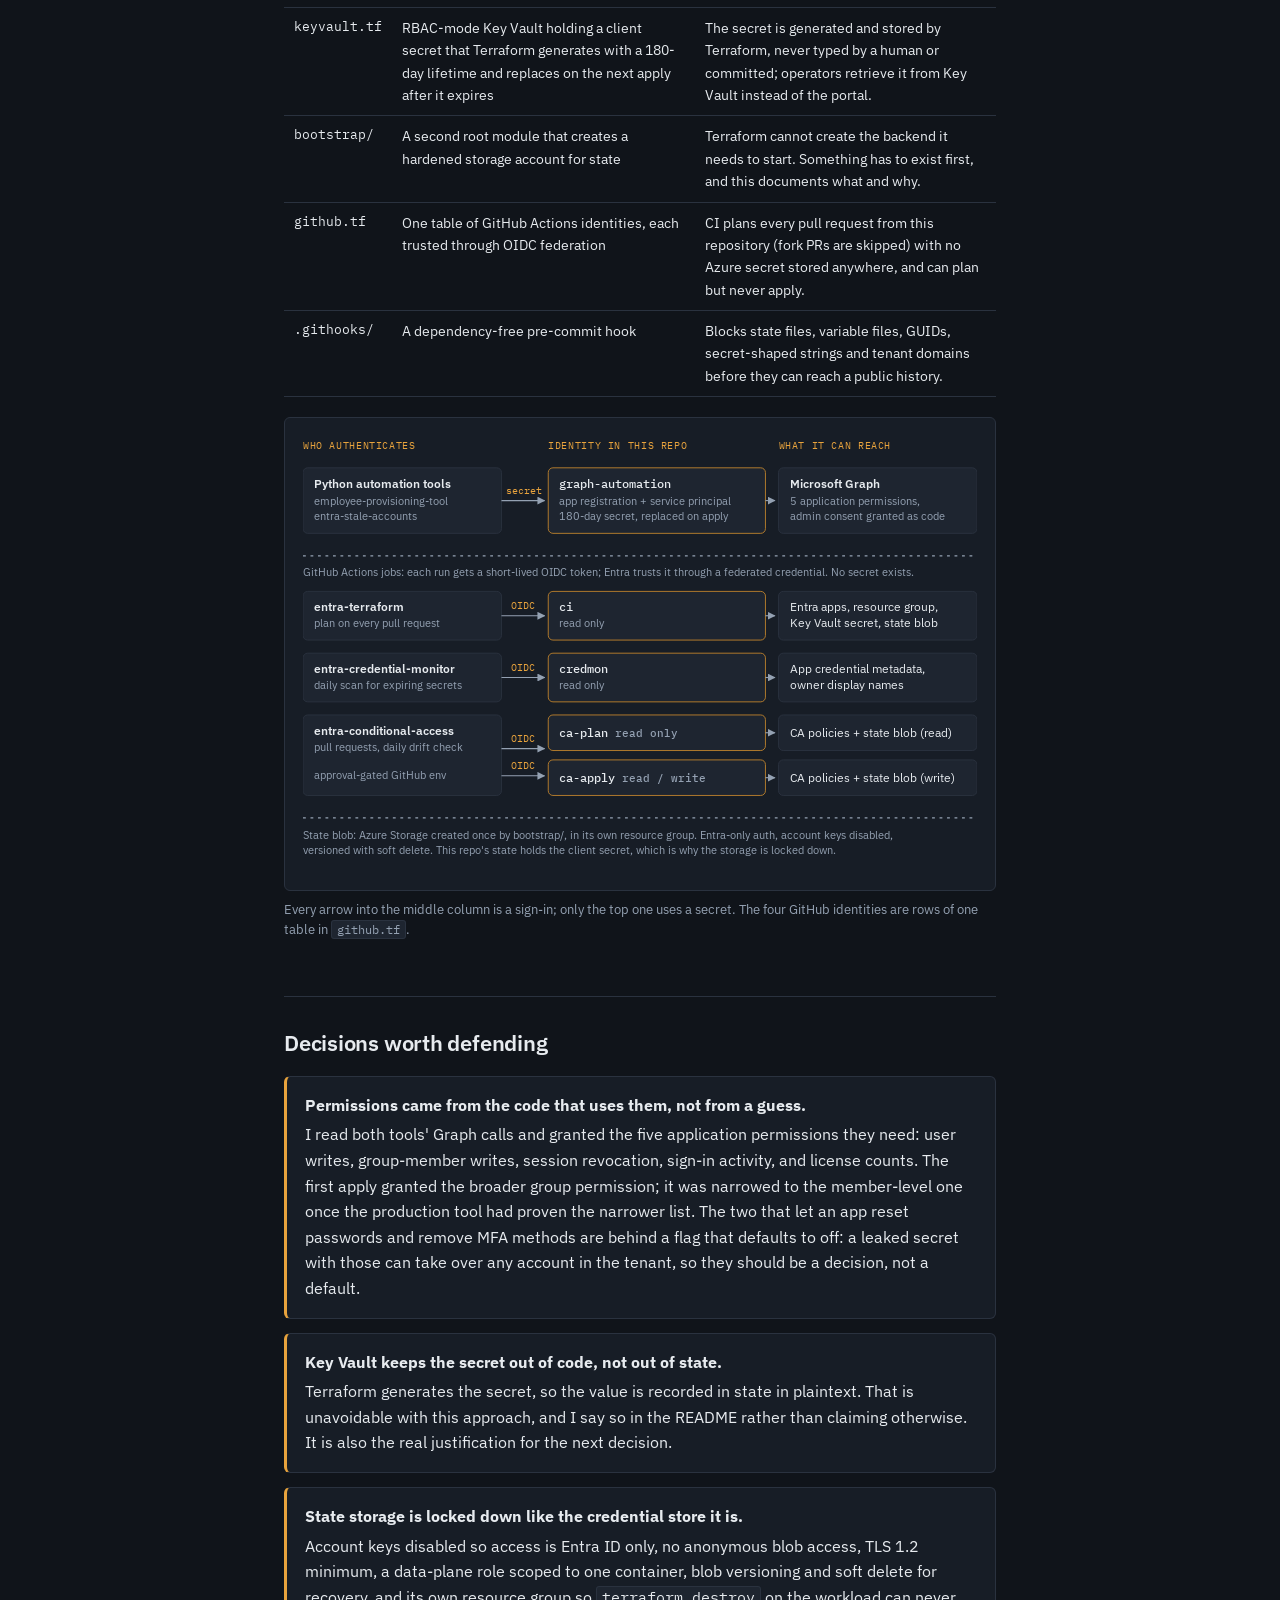
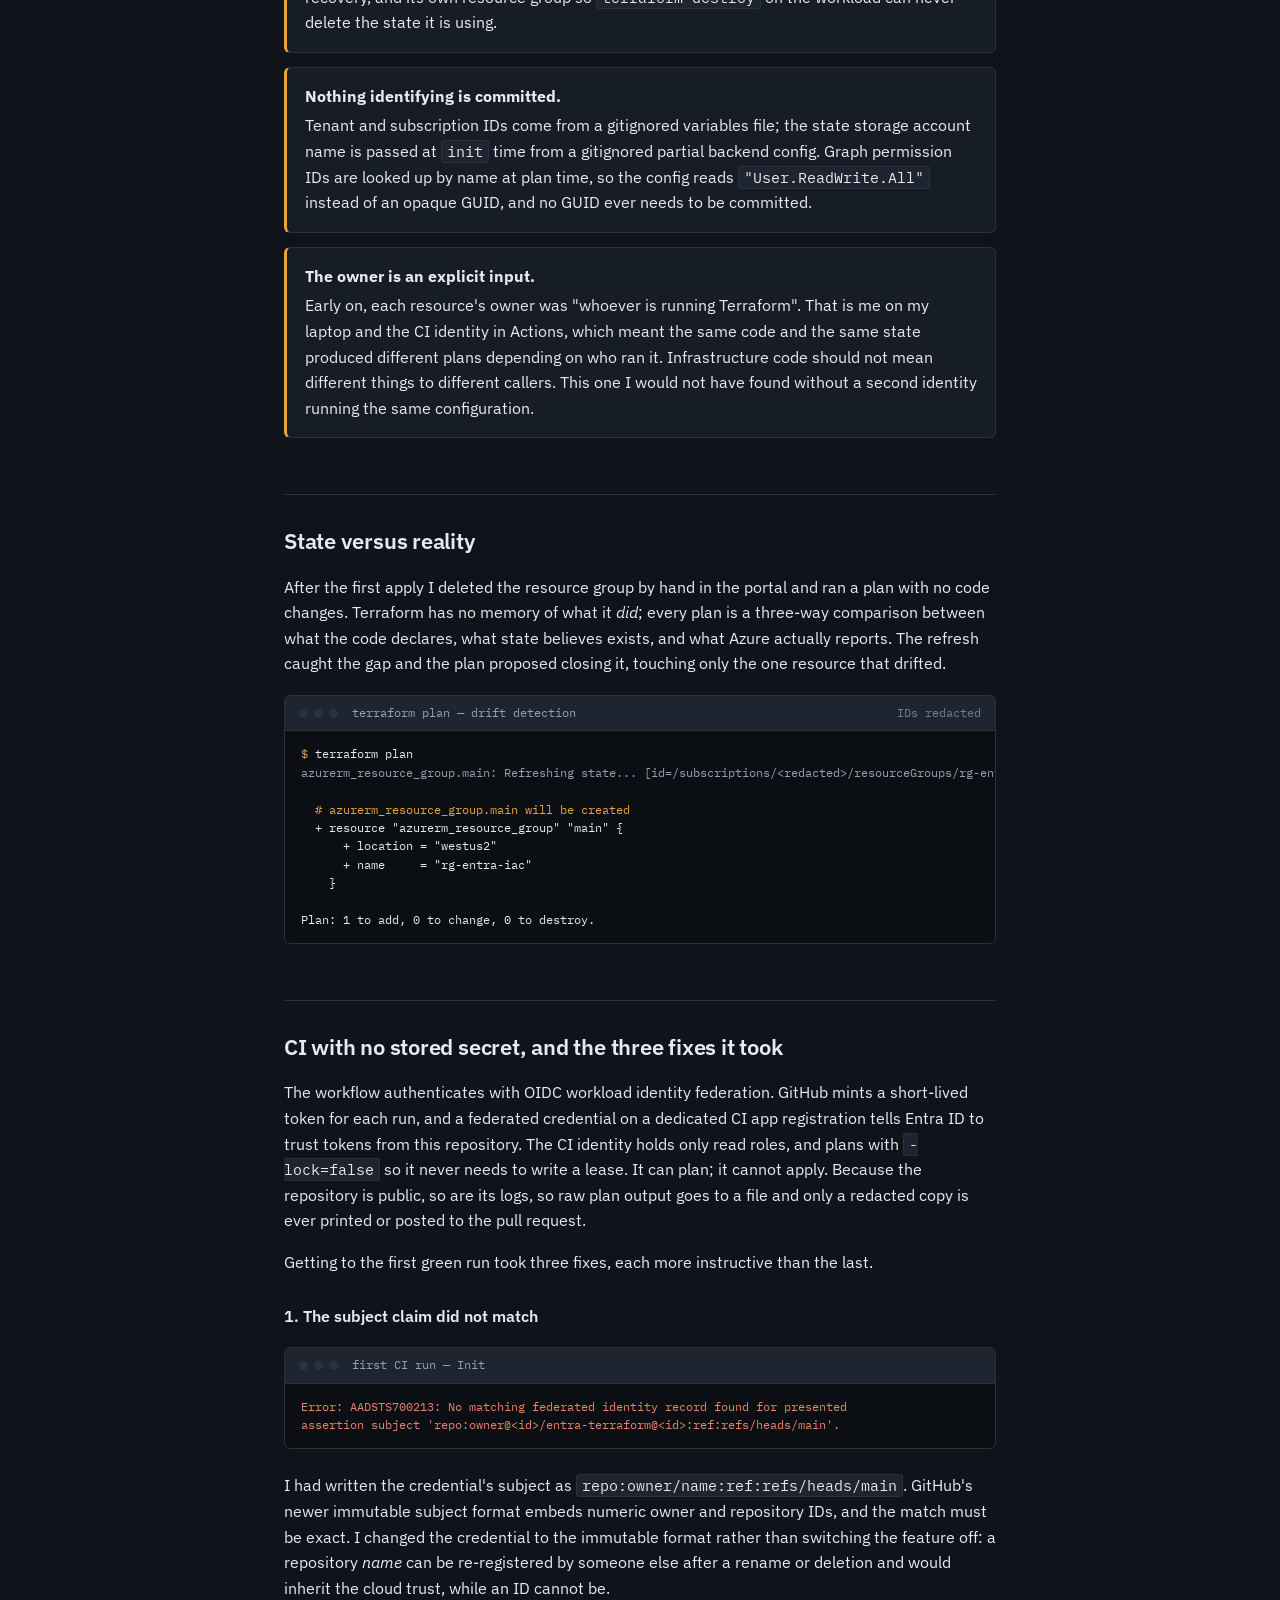
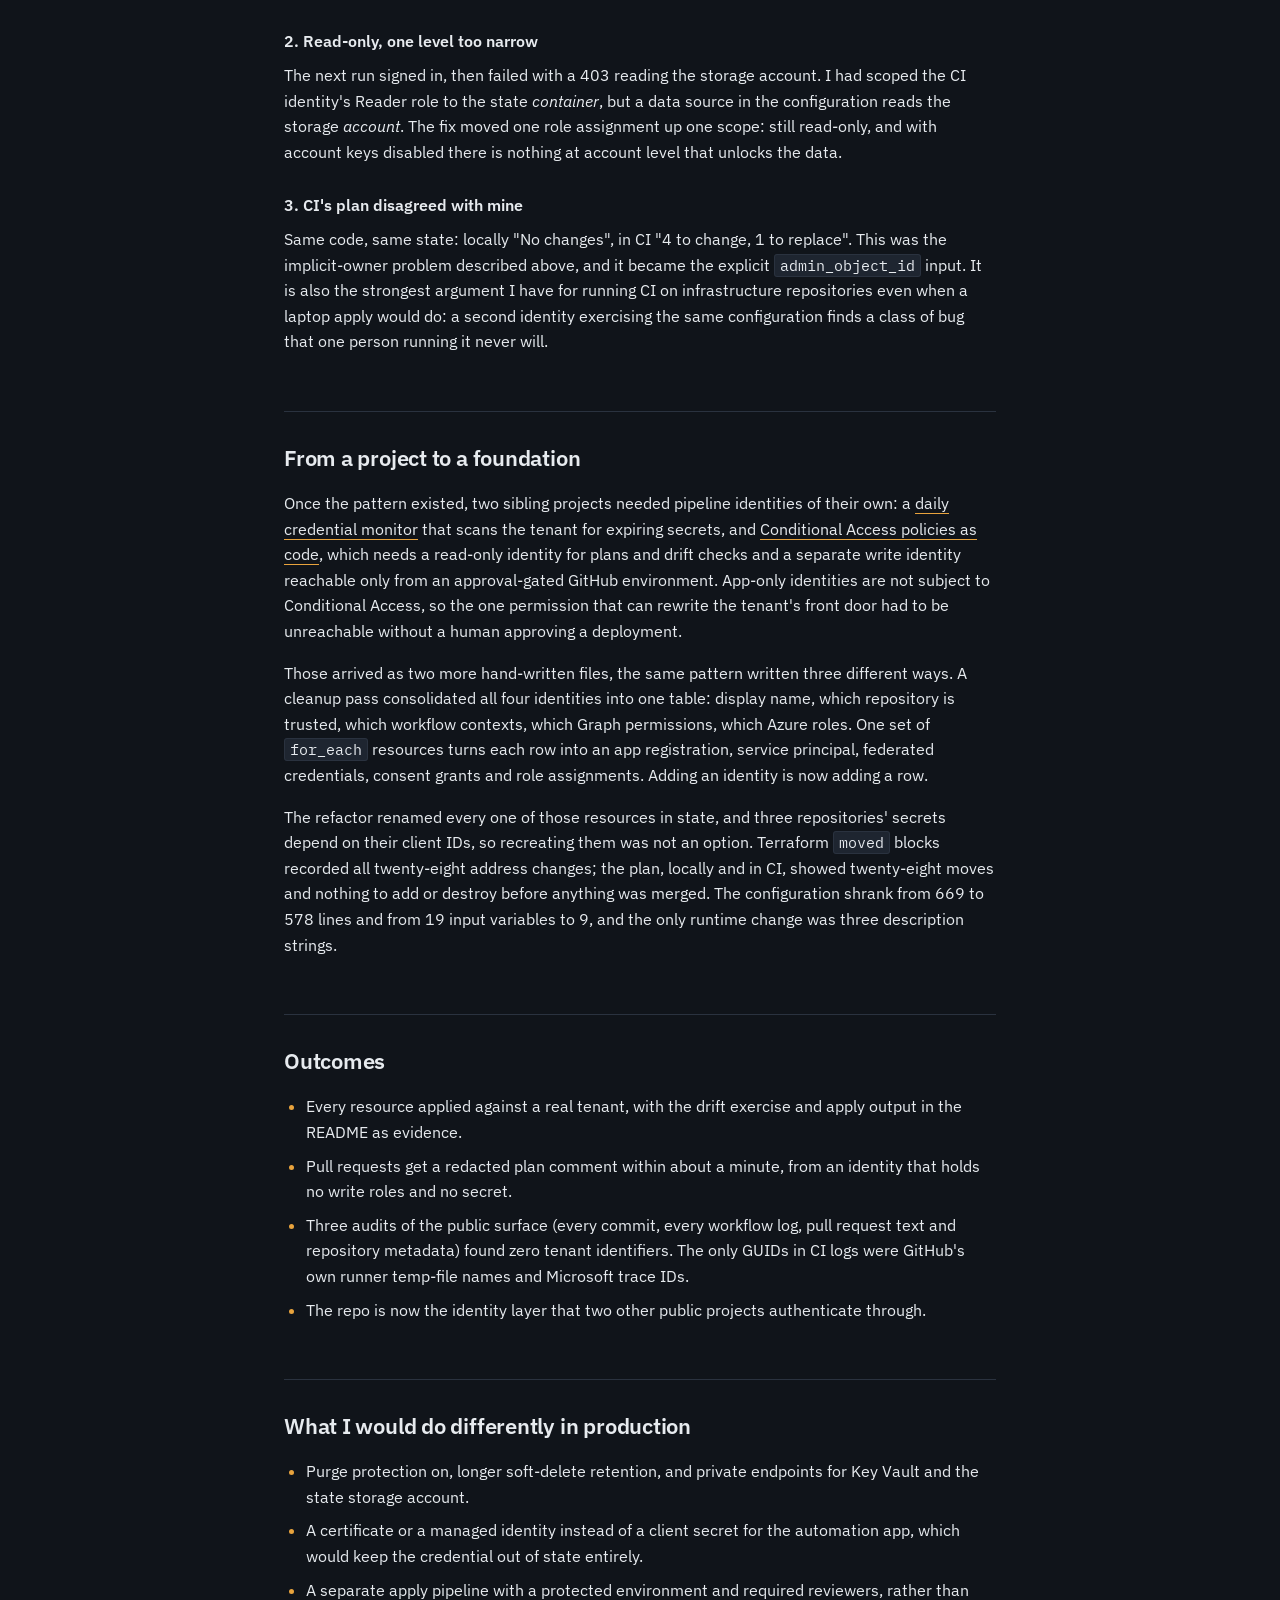
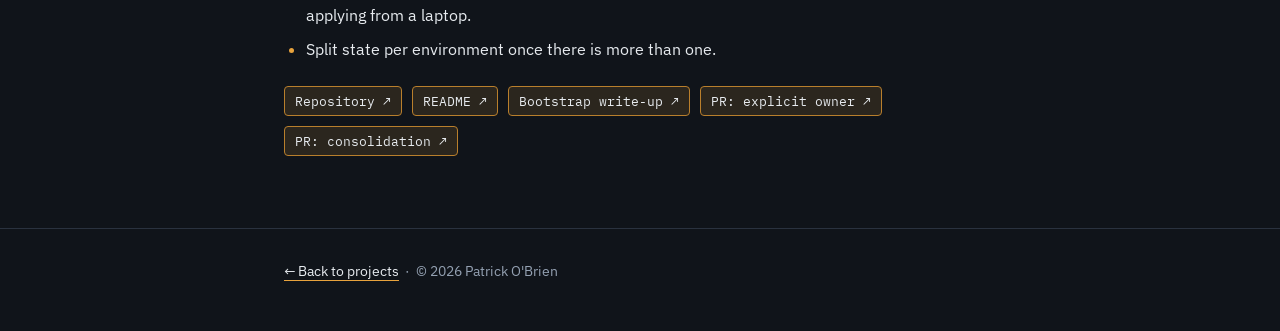
<file: case-studies/entra-terraform.html>
<!DOCTYPE html>
<html lang="en">
<head>
<meta charset="UTF-8">
<meta name="viewport" content="width=device-width, initial-scale=1.0">
<title>Case study: Entra ID infrastructure as code — Patrick O'Brien</title>
<meta name="description" content="How I moved a Microsoft Entra ID identity layer from portal clicks to Terraform: scoped Graph permissions, Key Vault, locked-down remote state, and GitHub Actions planning through OIDC with no stored secrets.">
<link rel="canonical" href="https://pobriendev.github.io/portfolio/case-studies/entra-terraform.html">
<link rel="icon" type="image/svg+xml" href="../assets/favicon.svg">
<link rel="icon" type="image/png" sizes="32x32" href="../assets/favicon-32.png">
<meta name="theme-color" content="#10141A">
<meta property="og:type" content="article">
<meta property="og:url" content="https://pobriendev.github.io/portfolio/case-studies/entra-terraform.html">
<meta property="og:title" content="Case study: Entra ID infrastructure as code">
<meta property="og:description" content="Portal clicks to Terraform: scoped Graph permissions, Key Vault, locked-down remote state, and CI that plans through OIDC with no stored secrets.">
<meta property="og:image" content="https://pobriendev.github.io/portfolio/assets/og-card-2026-11-17b.jpg">
<meta name="twitter:card" content="summary_large_image">
<link rel="preconnect" href="https://fonts.googleapis.com">
<link rel="preconnect" href="https://fonts.gstatic.com" crossorigin>
<link rel="preload" as="style" href="https://fonts.googleapis.com/css2?family=IBM+Plex+Sans:wght@400;500;600;700&family=IBM+Plex+Mono:wght@400;500&display=swap">
<link rel="stylesheet" href="https://fonts.googleapis.com/css2?family=IBM+Plex+Sans:wght@400;500;600;700&family=IBM+Plex+Mono:wght@400;500&display=swap" media="print" onload="this.media='all'">
<noscript><link rel="stylesheet" href="https://fonts.googleapis.com/css2?family=IBM+Plex+Sans:wght@400;500;600;700&family=IBM+Plex+Mono:wght@400;500&display=swap"></noscript>
<link rel="stylesheet" href="case-study.css">
</head>
<body>

<header class="site-nav">
  <div class="wrap">
    <a class="name" href="../index.html">Patrick O'Brien</a>
    <nav>
      <a href="../index.html#projects">Projects</a>
      <a href="../index.html#about">About</a>
      <a href="../index.html#contact">Contact</a>
      <a class="nav-resume" href="../assets/Patrick_OBrien_Resume.pdf" target="_blank" rel="noopener">Resume</a>
    </nav>
  </div>
</header>

<main class="wrap">
<article>
  <p class="eyebrow">Case study &middot; Infrastructure as code</p>
  <h1>Moving an Entra ID identity layer from portal clicks to Terraform</h1>
  <p class="lede">Two of my Graph API automation tools started with the same hand-built setup: register an app, add permissions, grant consent, create a secret, paste it into a <span class="mono">.env</span>. I replaced that with versioned, reviewable code, then let it grow into the identity foundation for two more repos.</p>
  <div class="stack-tags">
    <span>Terraform</span><span>Azure</span><span>Microsoft Entra ID</span><span>Azure Key Vault</span><span>GitHub Actions (OIDC)</span><span>Microsoft Graph</span>
  </div>
  <ul class="facts">
    <li><b>47</b><span>resources managed across two root modules</span></li>
    <li><b>4</b><span>pipeline identities, zero stored secrets</span></li>
    <li><b>0</b><span>tenant identifiers in a public repo and its CI logs</span></li>
    <li><b>~9 hrs</b><span>five planned sessions, then one refactor</span></li>
  </ul>

  <h2>The problem</h2>
  <p>My <a href="https://github.com/pobrienDev/employee-provisioning-tool" target="_blank" rel="noopener">provisioning</a> and <a href="https://github.com/pobrienDev/entra-stale-accounts" target="_blank" rel="noopener">stale-accounts</a> CLIs both authenticate to Microsoft Graph as an app registration. Creating that registration was a checklist of portal clicks that nobody could review, diff or reproduce, and the resulting client secret lived in a local file. It was also the one layer of my portfolio with no infrastructure-as-code in it, and that shows up in nearly every cloud and identity job posting.</p>
  <p>The goal was narrow on purpose: provision exactly the identity infrastructure those tools depend on, as Terraform, applied against a real tenant, with the one concept interviewers probe on most (state versus reality) demonstrated rather than described.</p>

  <h2>Constraints</h2>
  <ul>
    <li><b>A personal tenant only.</b> Everything runs in my own Entra ID tenant and an Azure free-tier subscription, never an employer's.</li>
    <li><b>Public from the start.</b> The repo is a portfolio piece, so it has to be public, which means no tenant, subscription, client or object IDs, no tenant domain, and no resource names that encode any of those, anywhere in the history or in CI logs.</li>
    <li><b>Five resources, at first.</b> The plan fixed scope at a resource group, an app registration with permissions, a service principal with consent, a Key Vault for the secret, and remote state. If a sixth looked tempting, that was the signal to write the README instead.</li>
  </ul>

  <h2>What was built</h2>
  <table>
    <thead><tr><th>Layer</th><th>What</th><th>Why it matters</th></tr></thead>
    <tbody>
      <tr><td>entra.tf</td><td>App registration, service principal, and one admin-consent grant per Graph permission</td><td>Declaring a permission is not granting it. The grant is a separate resource, so consent is code, not a portal button.</td></tr>
      <tr><td>keyvault.tf</td><td>RBAC-mode Key Vault holding a client secret that Terraform generates with a 180-day lifetime and replaces on the next apply after it expires</td><td>The secret is generated and stored by Terraform, never typed by a human or committed; operators retrieve it from Key Vault instead of the portal.</td></tr>
      <tr><td>bootstrap/</td><td>A second root module that creates a hardened storage account for state</td><td>Terraform cannot create the backend it needs to start. Something has to exist first, and this documents what and why.</td></tr>
      <tr><td>github.tf</td><td>One table of GitHub Actions identities, each trusted through OIDC federation</td><td>CI plans every pull request from this repository (fork PRs are skipped) with no Azure secret stored anywhere, and can plan but never apply.</td></tr>
      <tr><td>.githooks/</td><td>A dependency-free pre-commit hook</td><td>Blocks state files, variable files, GUIDs, secret-shaped strings and tenant domains before they can reach a public history.</td></tr>
    </tbody>
  </table>

  <figure class="diagram" aria-labelledby="diagram-title">
    <svg viewBox="0 0 720 470" role="img" aria-labelledby="diagram-title diagram-desc">
      <title id="diagram-title">How callers authenticate through this repo's identities to Azure and Entra</title>
      <desc id="diagram-desc">Three columns. Left: who authenticates. Middle: the identity defined in this repository. Right: what that identity can reach. The Python tools authenticate with a client secret that this repo generates and stores in Key Vault; every GitHub Actions job uses an OIDC token and has no secret.</desc>
      <defs>
        <marker id="ah" viewBox="0 0 10 10" refX="9" refY="5" markerWidth="7" markerHeight="7" orient="auto-start-reverse">
          <path d="M 0 0 L 10 5 L 0 10 z" class="head"/>
        </marker>
      </defs>

      <text x="0" y="14" class="col">Who authenticates</text>
      <text x="262" y="14" class="col">Identity in this repo</text>
      <text x="508" y="14" class="col">What it can reach</text>

      <!-- Row A: automation tools -->
      <rect x="0" y="34" width="212" height="70" rx="5" class="box"/>
      <text x="12" y="56" class="t b">Python automation tools</text>
      <text x="12" y="74" class="d">employee-provisioning-tool</text>
      <text x="12" y="90" class="d">entra-stale-accounts</text>

      <path d="M 212 69 L 258 69" class="arrow" marker-end="url(#ah)"/>
      <text x="217" y="62" class="lbl">secret</text>

      <rect x="262" y="34" width="232" height="70" rx="5" class="box id"/>
      <text x="274" y="56" class="t id">graph-automation</text>
      <text x="274" y="74" class="d">app registration + service principal</text>
      <text x="274" y="90" class="d">180-day secret, replaced on apply</text>

      <path d="M 494 69 L 504 69" class="arrow" marker-end="url(#ah)"/>

      <rect x="508" y="34" width="212" height="70" rx="5" class="box"/>
      <text x="520" y="56" class="t b">Microsoft Graph</text>
      <text x="520" y="74" class="d">5 application permissions,</text>
      <text x="520" y="90" class="d">admin consent granted as code</text>

      <!-- divider -->
      <line x1="0" y1="128" x2="720" y2="128" class="arrow" stroke-dasharray="3 5"/>
      <text x="0" y="150" class="note">GitHub Actions jobs: each run gets a short-lived OIDC token; Entra trusts it through a federated credential. No secret exists.</text>

      <!-- Row B: ci -->
      <rect x="0" y="166" width="212" height="52" rx="5" class="box"/>
      <text x="12" y="187" class="t b">entra-terraform</text>
      <text x="12" y="204" class="d">plan on every pull request</text>
      <path d="M 212 192 L 258 192" class="arrow" marker-end="url(#ah)"/>
      <text x="222" y="185" class="lbl">OIDC</text>
      <rect x="262" y="166" width="232" height="52" rx="5" class="box id"/>
      <text x="274" y="187" class="t id">ci</text>
      <text x="274" y="204" class="d">read only</text>
      <path d="M 494 192 L 504 192" class="arrow" marker-end="url(#ah)"/>
      <rect x="508" y="166" width="212" height="52" rx="5" class="box"/>
      <text x="520" y="187" class="t">Entra apps, resource group,</text>
      <text x="520" y="204" class="t">Key Vault secret, state blob</text>

      <!-- Row C: credmon -->
      <rect x="0" y="232" width="212" height="52" rx="5" class="box"/>
      <text x="12" y="253" class="t b">entra-credential-monitor</text>
      <text x="12" y="270" class="d">daily scan for expiring secrets</text>
      <path d="M 212 258 L 258 258" class="arrow" marker-end="url(#ah)"/>
      <text x="222" y="251" class="lbl">OIDC</text>
      <rect x="262" y="232" width="232" height="52" rx="5" class="box id"/>
      <text x="274" y="253" class="t id">credmon</text>
      <text x="274" y="270" class="d">read only</text>
      <path d="M 494 258 L 504 258" class="arrow" marker-end="url(#ah)"/>
      <rect x="508" y="232" width="212" height="52" rx="5" class="box"/>
      <text x="520" y="253" class="t">App credential metadata,</text>
      <text x="520" y="270" class="t">owner display names</text>

      <!-- Row D: ca-plan / ca-apply -->
      <rect x="0" y="298" width="212" height="86" rx="5" class="box"/>
      <text x="12" y="319" class="t b">entra-conditional-access</text>
      <text x="12" y="337" class="d">pull requests, daily drift check</text>
      <text x="12" y="366" class="d">approval-gated GitHub env</text>
      <path d="M 212 334 L 258 334" class="arrow" marker-end="url(#ah)"/>
      <text x="222" y="327" class="lbl">OIDC</text>
      <path d="M 212 363 L 258 363" class="arrow" marker-end="url(#ah)"/>
      <text x="222" y="356" class="lbl">OIDC</text>
      <rect x="262" y="298" width="232" height="38" rx="5" class="box id"/>
      <text x="274" y="322" class="t id">ca-plan <tspan class="d">read only</tspan></text>
      <rect x="262" y="346" width="232" height="38" rx="5" class="box id"/>
      <text x="274" y="370" class="t id">ca-apply <tspan class="d">read / write</tspan></text>
      <path d="M 494 317 L 504 317" class="arrow" marker-end="url(#ah)"/>
      <path d="M 494 365 L 504 365" class="arrow" marker-end="url(#ah)"/>
      <rect x="508" y="298" width="212" height="38" rx="5" class="box"/>
      <text x="520" y="322" class="t">CA policies + state blob (read)</text>
      <rect x="508" y="346" width="212" height="38" rx="5" class="box"/>
      <text x="520" y="370" class="t">CA policies + state blob (write)</text>

      <!-- footer: state -->
      <line x1="0" y1="408" x2="720" y2="408" class="arrow" stroke-dasharray="3 5"/>
      <text x="0" y="430" class="note">State blob: Azure Storage created once by bootstrap/, in its own resource group. Entra-only auth, account keys disabled,</text>
      <text x="0" y="447" class="note">versioned with soft delete. This repo's state holds the client secret, which is why the storage is locked down.</text>
    </svg>
  </figure>
  <p class="diagram-caption">Every arrow into the middle column is a sign-in; only the top one uses a secret. The four GitHub identities are rows of one table in <code>github.tf</code>.</p>

  <h2>Decisions worth defending</h2>

  <div class="decision"><p><b>Permissions came from the code that uses them, not from a guess.</b> I read both tools' Graph calls and granted the five application permissions they need: user writes, group-member writes, session revocation, sign-in activity, and license counts. The first apply granted the broader group permission; it was narrowed to the member-level one once the production tool had proven the narrower list. The two that let an app reset passwords and remove MFA methods are behind a flag that defaults to off: a leaked secret with those can take over any account in the tenant, so they should be a decision, not a default.</p></div>

  <div class="decision"><p><b>Key Vault keeps the secret out of code, not out of state.</b> Terraform generates the secret, so the value is recorded in state in plaintext. That is unavoidable with this approach, and I say so in the README rather than claiming otherwise. It is also the real justification for the next decision.</p></div>

  <div class="decision"><p><b>State storage is locked down like the credential store it is.</b> Account keys disabled so access is Entra ID only, no anonymous blob access, TLS 1.2 minimum, a data-plane role scoped to one container, blob versioning and soft delete for recovery, and its own resource group so <code>terraform destroy</code> on the workload can never delete the state it is using.</p></div>

  <div class="decision"><p><b>Nothing identifying is committed.</b> Tenant and subscription IDs come from a gitignored variables file; the state storage account name is passed at <code>init</code> time from a gitignored partial backend config. Graph permission IDs are looked up by name at plan time, so the config reads <code>"User.ReadWrite.All"</code> instead of an opaque GUID, and no GUID ever needs to be committed.</p></div>

  <div class="decision"><p><b>The owner is an explicit input.</b> Early on, each resource's owner was "whoever is running Terraform". That is me on my laptop and the CI identity in Actions, which meant the same code and the same state produced different plans depending on who ran it. Infrastructure code should not mean different things to different callers. This one I would not have found without a second identity running the same configuration.</p></div>

  <h2>State versus reality</h2>
  <p>After the first apply I deleted the resource group by hand in the portal and ran a plan with no code changes. Terraform has no memory of what it <em>did</em>; every plan is a three-way comparison between what the code declares, what state believes exists, and what Azure actually reports. The refresh caught the gap and the plan proposed closing it, touching only the one resource that drifted.</p>
  <figure class="terminal">
    <figcaption><span class="dots" aria-hidden="true"><i></i><i></i><i></i></span>terraform plan &mdash; drift detection<span class="t-note">IDs redacted</span></figcaption>
    <pre tabindex="0"><span class="t-p">$</span> <span class="t-c">terraform plan</span>
azurerm_resource_group.main: Refreshing state... [id=/subscriptions/&lt;redacted&gt;/resourceGroups/rg-entra-iac]

<span class="t-hl">  # azurerm_resource_group.main will be created</span>
<span class="t-o">  + resource "azurerm_resource_group" "main" {
      + location = "westus2"
      + name     = "rg-entra-iac"
    }</span>

<span class="t-o">Plan: 1 to add, 0 to change, 0 to destroy.</span></pre>
  </figure>

  <h2>CI with no stored secret, and the three fixes it took</h2>
  <p>The workflow authenticates with OIDC workload identity federation. GitHub mints a short-lived token for each run, and a federated credential on a dedicated CI app registration tells Entra ID to trust tokens from this repository. The CI identity holds only read roles, and plans with <code>-lock=false</code> so it never needs to write a lease. It can plan; it cannot apply. Because the repository is public, so are its logs, so raw plan output goes to a file and only a redacted copy is ever printed or posted to the pull request.</p>
  <p>Getting to the first green run took three fixes, each more instructive than the last.</p>

  <h3>1. The subject claim did not match</h3>
  <figure class="terminal">
    <figcaption><span class="dots" aria-hidden="true"><i></i><i></i><i></i></span>first CI run &mdash; Init</figcaption>
    <pre tabindex="0"><span class="t-err">Error: AADSTS700213: No matching federated identity record found for presented
assertion subject 'repo:owner@&lt;id&gt;/entra-terraform@&lt;id&gt;:ref:refs/heads/main'.</span></pre>
  </figure>
  <p>I had written the credential's subject as <code>repo:owner/name:ref:refs/heads/main</code>. GitHub's newer immutable subject format embeds numeric owner and repository IDs, and the match must be exact. I changed the credential to the immutable format rather than switching the feature off: a repository <em>name</em> can be re-registered by someone else after a rename or deletion and would inherit the cloud trust, while an ID cannot be.</p>

  <h3>2. Read-only, one level too narrow</h3>
  <p>The next run signed in, then failed with a 403 reading the storage account. I had scoped the CI identity's Reader role to the state <em>container</em>, but a data source in the configuration reads the storage <em>account</em>. The fix moved one role assignment up one scope: still read-only, and with account keys disabled there is nothing at account level that unlocks the data.</p>

  <h3>3. CI's plan disagreed with mine</h3>
  <p>Same code, same state: locally "No changes", in CI "4 to change, 1 to replace". This was the implicit-owner problem described above, and it became the explicit <code>admin_object_id</code> input. It is also the strongest argument I have for running CI on infrastructure repositories even when a laptop apply would do: a second identity exercising the same configuration finds a class of bug that one person running it never will.</p>

  <h2>From a project to a foundation</h2>
  <p>Once the pattern existed, two sibling projects needed pipeline identities of their own: a <a href="https://github.com/pobrienDev/entra-credential-monitor" target="_blank" rel="noopener">daily credential monitor</a> that scans the tenant for expiring secrets, and <a href="https://github.com/pobrienDev/entra-conditional-access" target="_blank" rel="noopener">Conditional Access policies as code</a>, which needs a read-only identity for plans and drift checks and a separate write identity reachable only from an approval-gated GitHub environment. App-only identities are not subject to Conditional Access, so the one permission that can rewrite the tenant's front door had to be unreachable without a human approving a deployment.</p>
  <p>Those arrived as two more hand-written files, the same pattern written three different ways. A cleanup pass consolidated all four identities into one table: display name, which repository is trusted, which workflow contexts, which Graph permissions, which Azure roles. One set of <code>for_each</code> resources turns each row into an app registration, service principal, federated credentials, consent grants and role assignments. Adding an identity is now adding a row.</p>
  <p>The refactor renamed every one of those resources in state, and three repositories' secrets depend on their client IDs, so recreating them was not an option. Terraform <code>moved</code> blocks recorded all twenty-eight address changes; the plan, locally and in CI, showed twenty-eight moves and nothing to add or destroy before anything was merged. The configuration shrank from 669 to 578 lines and from 19 input variables to 9, and the only runtime change was three description strings.</p>

  <h2>Outcomes</h2>
  <ul>
    <li>Every resource applied against a real tenant, with the drift exercise and apply output in the README as evidence.</li>
    <li>Pull requests get a redacted plan comment within about a minute, from an identity that holds no write roles and no secret.</li>
    <li>Three audits of the public surface (every commit, every workflow log, pull request text and repository metadata) found zero tenant identifiers. The only GUIDs in CI logs were GitHub's own runner temp-file names and Microsoft trace IDs.</li>
    <li>The repo is now the identity layer that two other public projects authenticate through.</li>
  </ul>

  <h2>What I would do differently in production</h2>
  <ul>
    <li>Purge protection on, longer soft-delete retention, and private endpoints for Key Vault and the state storage account.</li>
    <li>A certificate or a managed identity instead of a client secret for the automation app, which would keep the credential out of state entirely.</li>
    <li>A separate apply pipeline with a protected environment and required reviewers, rather than applying from a laptop.</li>
    <li>Split state per environment once there is more than one.</li>
  </ul>

  <div class="links">
    <a href="https://github.com/pobrienDev/entra-terraform" target="_blank" rel="noopener">Repository &#8599;</a>
    <a href="https://github.com/pobrienDev/entra-terraform#readme" target="_blank" rel="noopener">README &#8599;</a>
    <a href="https://github.com/pobrienDev/entra-terraform/blob/main/docs/remote-state-bootstrap.md" target="_blank" rel="noopener">Bootstrap write-up &#8599;</a>
    <a href="https://github.com/pobrienDev/entra-terraform/pull/1" target="_blank" rel="noopener">PR: explicit owner &#8599;</a>
    <a href="https://github.com/pobrienDev/entra-terraform/pull/4" target="_blank" rel="noopener">PR: consolidation &#8599;</a>
  </div>
</article>
</main>

<footer>
  <div class="wrap">
    <a href="../index.html#projects">&larr; Back to projects</a> &nbsp;&middot;&nbsp; &copy; <span id="year"></span> Patrick O'Brien
  </div>
</footer>
<script>document.getElementById('year').textContent = new Date().getFullYear();</script>
</body>
</html>
</file>
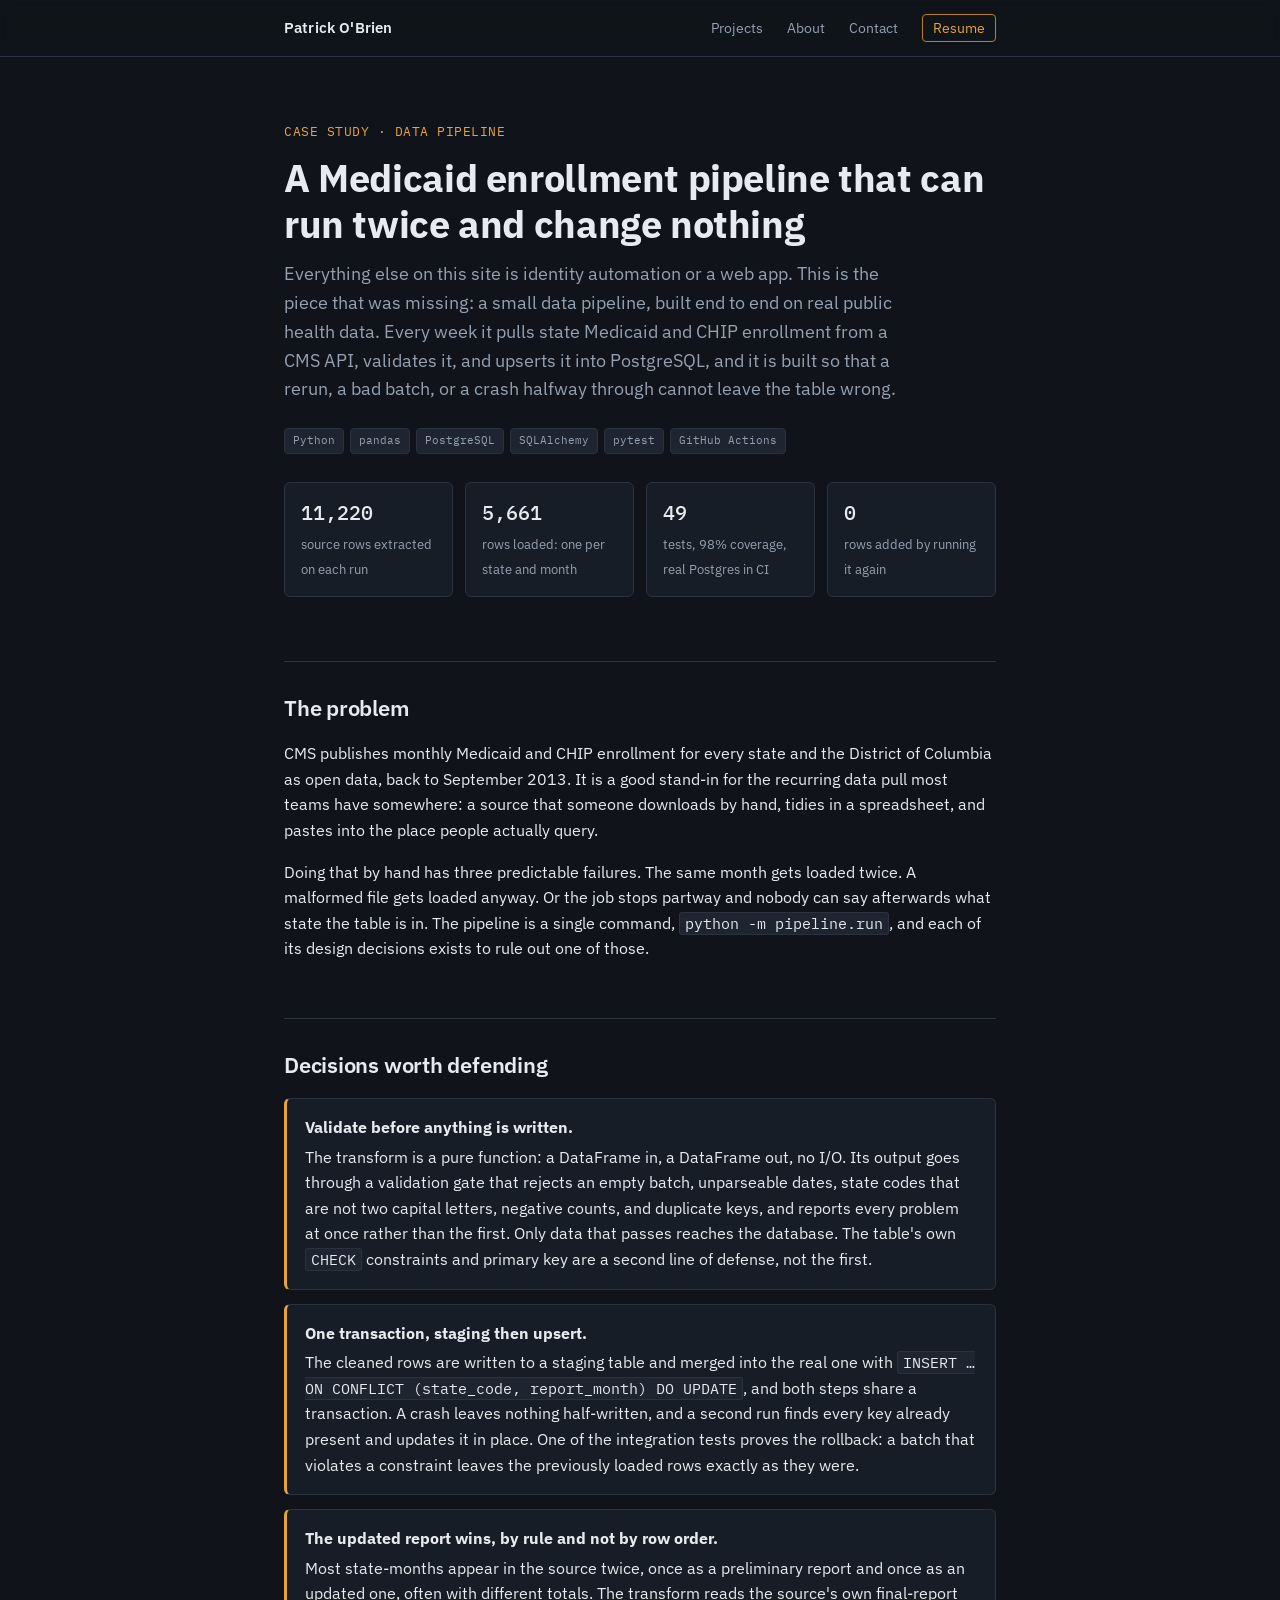
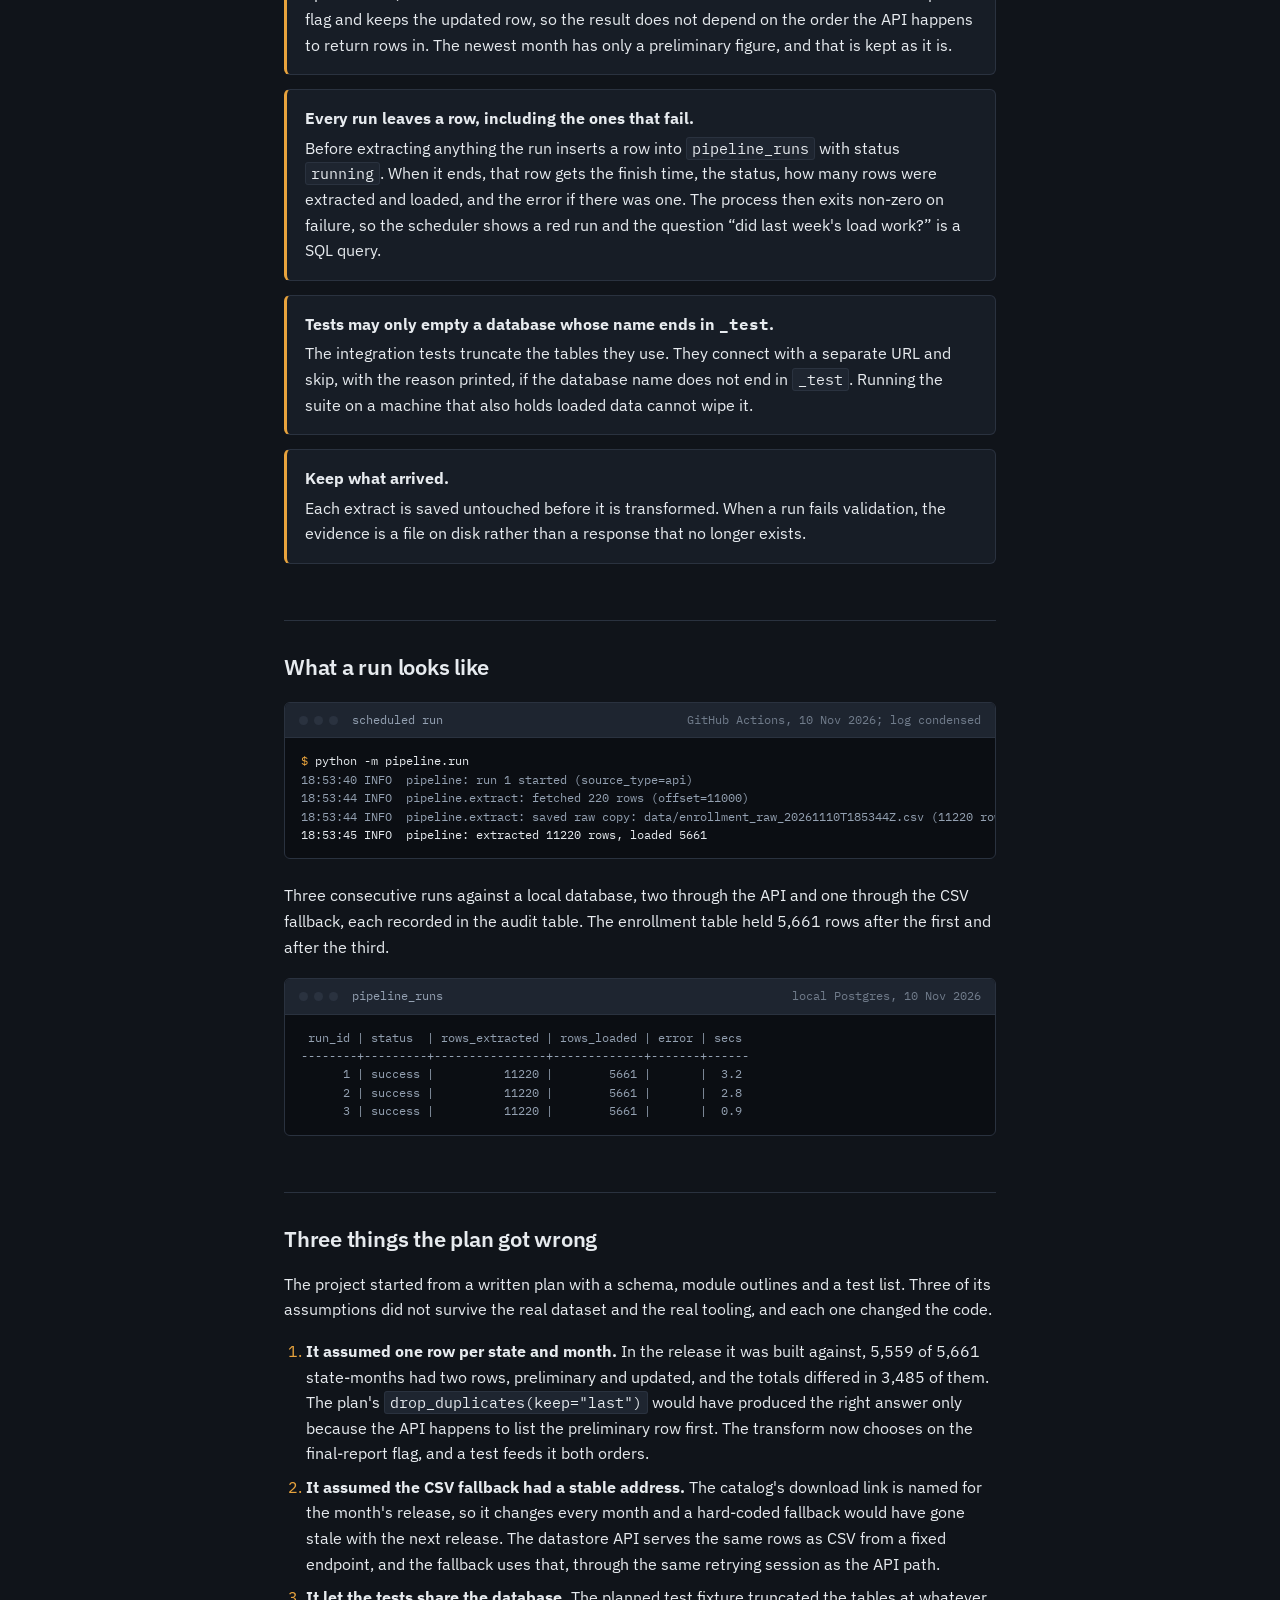
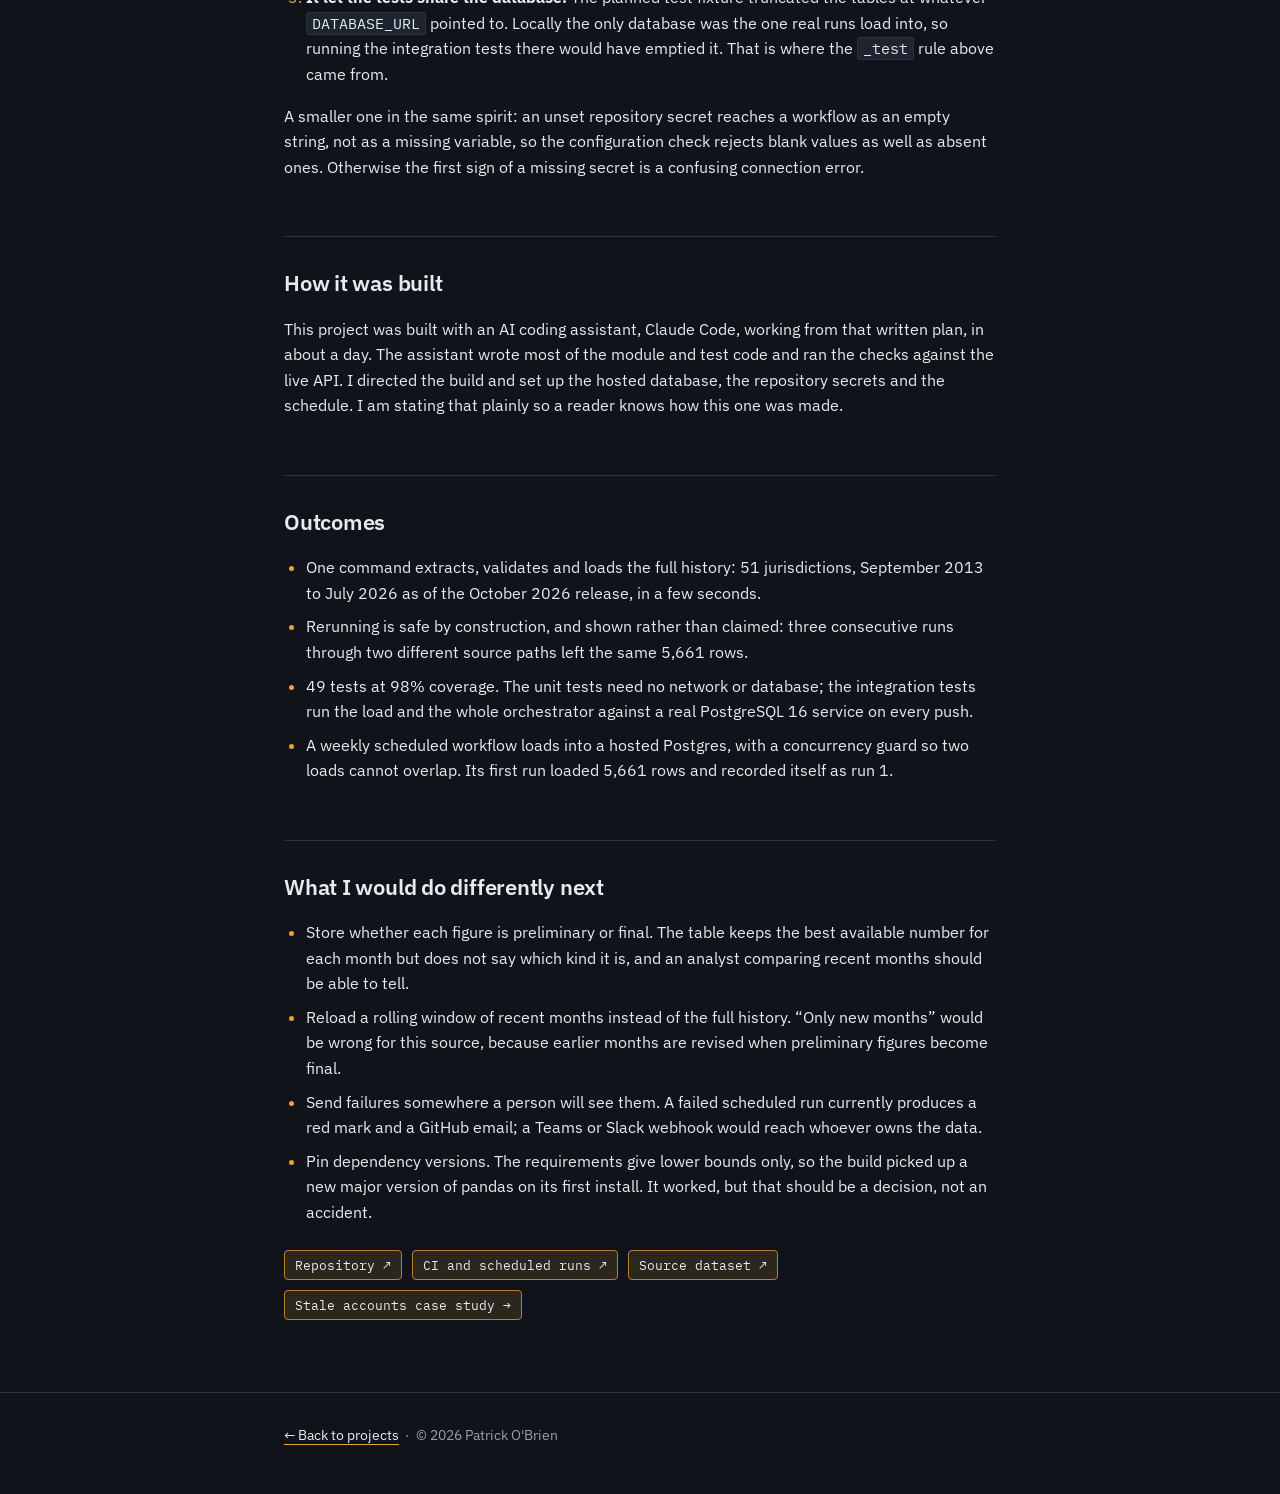
<file: case-studies/medicaid-enrollment-pipeline.html>
<!DOCTYPE html>
<html lang="en">
<head>
<meta charset="UTF-8">
<meta name="viewport" content="width=device-width, initial-scale=1.0">
<title>Case study: Medicaid Enrollment Pipeline — Patrick O'Brien</title>
<meta name="description" content="A scheduled pipeline that loads public Medicaid and CHIP enrollment data into PostgreSQL: why a rerun changes nothing, what the real dataset did to the plan, and how it was built.">
<link rel="canonical" href="https://pobriendev.github.io/portfolio/case-studies/medicaid-enrollment-pipeline.html">
<link rel="icon" type="image/svg+xml" href="../assets/favicon.svg">
<link rel="icon" type="image/png" sizes="32x32" href="../assets/favicon-32.png">
<meta name="theme-color" content="#10141A">
<meta property="og:type" content="article">
<meta property="og:url" content="https://pobriendev.github.io/portfolio/case-studies/medicaid-enrollment-pipeline.html">
<meta property="og:title" content="Case study: Medicaid Enrollment Pipeline">
<meta property="og:description" content="A scheduled pipeline that loads public Medicaid and CHIP enrollment data into PostgreSQL, built so a rerun changes nothing.">
<meta property="og:image" content="https://pobriendev.github.io/portfolio/assets/og-card-2026-11-17b.jpg">
<meta name="twitter:card" content="summary_large_image">
<link rel="preconnect" href="https://fonts.googleapis.com">
<link rel="preconnect" href="https://fonts.gstatic.com" crossorigin>
<link rel="preload" as="style" href="https://fonts.googleapis.com/css2?family=IBM+Plex+Sans:wght@400;500;600;700&family=IBM+Plex+Mono:wght@400;500&display=swap">
<link rel="stylesheet" href="https://fonts.googleapis.com/css2?family=IBM+Plex+Sans:wght@400;500;600;700&family=IBM+Plex+Mono:wght@400;500&display=swap" media="print" onload="this.media='all'">
<noscript><link rel="stylesheet" href="https://fonts.googleapis.com/css2?family=IBM+Plex+Sans:wght@400;500;600;700&family=IBM+Plex+Mono:wght@400;500&display=swap"></noscript>
<link rel="stylesheet" href="case-study.css">
</head>
<body>

<header class="site-nav">
  <div class="wrap">
    <a class="name" href="../index.html">Patrick O'Brien</a>
    <nav>
      <a href="../index.html#projects">Projects</a>
      <a href="../index.html#about">About</a>
      <a href="../index.html#contact">Contact</a>
      <a class="nav-resume" href="../assets/Patrick_OBrien_Resume.pdf" target="_blank" rel="noopener">Resume</a>
    </nav>
  </div>
</header>

<main class="wrap">
<article>
  <p class="eyebrow">Case study &middot; Data pipeline</p>
  <h1>A Medicaid enrollment pipeline that can run twice and change nothing</h1>
  <p class="lede">Everything else on this site is identity automation or a web app. This is the piece that was missing: a small data pipeline, built end to end on real public health data. Every week it pulls state Medicaid and CHIP enrollment from a CMS API, validates it, and upserts it into PostgreSQL, and it is built so that a rerun, a bad batch, or a crash halfway through cannot leave the table wrong.</p>
  <div class="stack-tags">
    <span>Python</span><span>pandas</span><span>PostgreSQL</span><span>SQLAlchemy</span><span>pytest</span><span>GitHub Actions</span>
  </div>
  <ul class="facts">
    <li><b>11,220</b><span>source rows extracted on each run</span></li>
    <li><b>5,661</b><span>rows loaded: one per state and month</span></li>
    <li><b>49</b><span>tests, 98% coverage, real Postgres in CI</span></li>
    <li><b>0</b><span>rows added by running it again</span></li>
  </ul>

  <h2>The problem</h2>
  <p>CMS publishes monthly Medicaid and CHIP enrollment for every state and the District of Columbia as open data, back to September 2013. It is a good stand-in for the recurring data pull most teams have somewhere: a source that someone downloads by hand, tidies in a spreadsheet, and pastes into the place people actually query.</p>
  <p>Doing that by hand has three predictable failures. The same month gets loaded twice. A malformed file gets loaded anyway. Or the job stops partway and nobody can say afterwards what state the table is in. The pipeline is a single command, <code>python -m pipeline.run</code>, and each of its design decisions exists to rule out one of those.</p>

  <h2>Decisions worth defending</h2>

  <div class="decision"><p><b>Validate before anything is written.</b> The transform is a pure function: a DataFrame in, a DataFrame out, no I/O. Its output goes through a validation gate that rejects an empty batch, unparseable dates, state codes that are not two capital letters, negative counts, and duplicate keys, and reports every problem at once rather than the first. Only data that passes reaches the database. The table's own <code>CHECK</code> constraints and primary key are a second line of defense, not the first.</p></div>

  <div class="decision"><p><b>One transaction, staging then upsert.</b> The cleaned rows are written to a staging table and merged into the real one with <code>INSERT &hellip; ON CONFLICT (state_code, report_month) DO UPDATE</code>, and both steps share a transaction. A crash leaves nothing half-written, and a second run finds every key already present and updates it in place. One of the integration tests proves the rollback: a batch that violates a constraint leaves the previously loaded rows exactly as they were.</p></div>

  <div class="decision"><p><b>The updated report wins, by rule and not by row order.</b> Most state-months appear in the source twice, once as a preliminary report and once as an updated one, often with different totals. The transform reads the source's own final-report flag and keeps the updated row, so the result does not depend on the order the API happens to return rows in. The newest month has only a preliminary figure, and that is kept as it is.</p></div>

  <div class="decision"><p><b>Every run leaves a row, including the ones that fail.</b> Before extracting anything the run inserts a row into <code>pipeline_runs</code> with status <code>running</code>. When it ends, that row gets the finish time, the status, how many rows were extracted and loaded, and the error if there was one. The process then exits non-zero on failure, so the scheduler shows a red run and the question &ldquo;did last week's load work?&rdquo; is a SQL query.</p></div>

  <div class="decision"><p><b>Tests may only empty a database whose name ends in <span class="mono">_test</span>.</b> The integration tests truncate the tables they use. They connect with a separate URL and skip, with the reason printed, if the database name does not end in <code>_test</code>. Running the suite on a machine that also holds loaded data cannot wipe it.</p></div>

  <div class="decision"><p><b>Keep what arrived.</b> Each extract is saved untouched before it is transformed. When a run fails validation, the evidence is a file on disk rather than a response that no longer exists.</p></div>

  <h2>What a run looks like</h2>
  <figure class="terminal">
    <figcaption><span class="dots" aria-hidden="true"><i></i><i></i><i></i></span>scheduled run<span class="t-note">GitHub Actions, 10 Nov 2026; log condensed</span></figcaption>
    <pre tabindex="0"><span class="t-p">$</span> <span class="t-c">python -m pipeline.run</span>
18:53:40 INFO  pipeline: run 1 started (source_type=api)
18:53:44 INFO  pipeline.extract: fetched 220 rows (offset=11000)
18:53:44 INFO  pipeline.extract: saved raw copy: data/enrollment_raw_20261110T185344Z.csv (11220 rows)
<span class="t-o">18:53:45 INFO  pipeline: extracted 11220 rows, loaded 5661</span></pre>
  </figure>
  <p>Three consecutive runs against a local database, two through the API and one through the CSV fallback, each recorded in the audit table. The enrollment table held 5,661 rows after the first and after the third.</p>
  <figure class="terminal">
    <figcaption><span class="dots" aria-hidden="true"><i></i><i></i><i></i></span>pipeline_runs<span class="t-note">local Postgres, 10 Nov 2026</span></figcaption>
    <pre tabindex="0"> run_id | status  | rows_extracted | rows_loaded | error | secs
--------+---------+----------------+-------------+-------+------
      1 | success |          11220 |        5661 |       |  3.2
      2 | success |          11220 |        5661 |       |  2.8
      3 | success |          11220 |        5661 |       |  0.9</pre>
  </figure>

  <h2>Three things the plan got wrong</h2>
  <p>The project started from a written plan with a schema, module outlines and a test list. Three of its assumptions did not survive the real dataset and the real tooling, and each one changed the code.</p>
  <ol>
    <li><b>It assumed one row per state and month.</b> In the release it was built against, 5,559 of 5,661 state-months had two rows, preliminary and updated, and the totals differed in 3,485 of them. The plan's <code>drop_duplicates(keep="last")</code> would have produced the right answer only because the API happens to list the preliminary row first. The transform now chooses on the final-report flag, and a test feeds it both orders.</li>
    <li><b>It assumed the CSV fallback had a stable address.</b> The catalog's download link is named for the month's release, so it changes every month and a hard-coded fallback would have gone stale with the next release. The datastore API serves the same rows as CSV from a fixed endpoint, and the fallback uses that, through the same retrying session as the API path.</li>
    <li><b>It let the tests share the database.</b> The planned test fixture truncated the tables at whatever <code>DATABASE_URL</code> pointed to. Locally the only database was the one real runs load into, so running the integration tests there would have emptied it. That is where the <code>_test</code> rule above came from.</li>
  </ol>
  <p>A smaller one in the same spirit: an unset repository secret reaches a workflow as an empty string, not as a missing variable, so the configuration check rejects blank values as well as absent ones. Otherwise the first sign of a missing secret is a confusing connection error.</p>

  <h2>How it was built</h2>
  <p>This project was built with an AI coding assistant, Claude Code, working from that written plan, in about a day. The assistant wrote most of the module and test code and ran the checks against the live API. I directed the build and set up the hosted database, the repository secrets and the schedule. I am stating that plainly so a reader knows how this one was made.</p>

  <h2>Outcomes</h2>
  <ul>
    <li>One command extracts, validates and loads the full history: 51 jurisdictions, September 2013 to July 2026 as of the October 2026 release, in a few seconds.</li>
    <li>Rerunning is safe by construction, and shown rather than claimed: three consecutive runs through two different source paths left the same 5,661 rows.</li>
    <li>49 tests at 98% coverage. The unit tests need no network or database; the integration tests run the load and the whole orchestrator against a real PostgreSQL 16 service on every push.</li>
    <li>A weekly scheduled workflow loads into a hosted Postgres, with a concurrency guard so two loads cannot overlap. Its first run loaded 5,661 rows and recorded itself as run 1.</li>
  </ul>

  <h2>What I would do differently next</h2>
  <ul>
    <li>Store whether each figure is preliminary or final. The table keeps the best available number for each month but does not say which kind it is, and an analyst comparing recent months should be able to tell.</li>
    <li>Reload a rolling window of recent months instead of the full history. &ldquo;Only new months&rdquo; would be wrong for this source, because earlier months are revised when preliminary figures become final.</li>
    <li>Send failures somewhere a person will see them. A failed scheduled run currently produces a red mark and a GitHub email; a Teams or Slack webhook would reach whoever owns the data.</li>
    <li>Pin dependency versions. The requirements give lower bounds only, so the build picked up a new major version of pandas on its first install. It worked, but that should be a decision, not an accident.</li>
  </ul>

  <div class="links">
    <a href="https://github.com/pobrienDev/medicaid-enrollment-pipeline" target="_blank" rel="noopener">Repository &#8599;</a>
    <a href="https://github.com/pobrienDev/medicaid-enrollment-pipeline/actions" target="_blank" rel="noopener">CI and scheduled runs &#8599;</a>
    <a href="https://data.medicaid.gov/dataset/6165f45b-ca93-5bb5-9d06-db29c692a360" target="_blank" rel="noopener">Source dataset &#8599;</a>
    <a href="entra-stale-accounts.html">Stale accounts case study &rarr;</a>
  </div>
</article>
</main>

<footer>
  <div class="wrap">
    <a href="../index.html#projects">&larr; Back to projects</a> &nbsp;&middot;&nbsp; &copy; <span id="year"></span> Patrick O'Brien
  </div>
</footer>
<script>document.getElementById('year').textContent = new Date().getFullYear();</script>
</body>
</html>
</file>
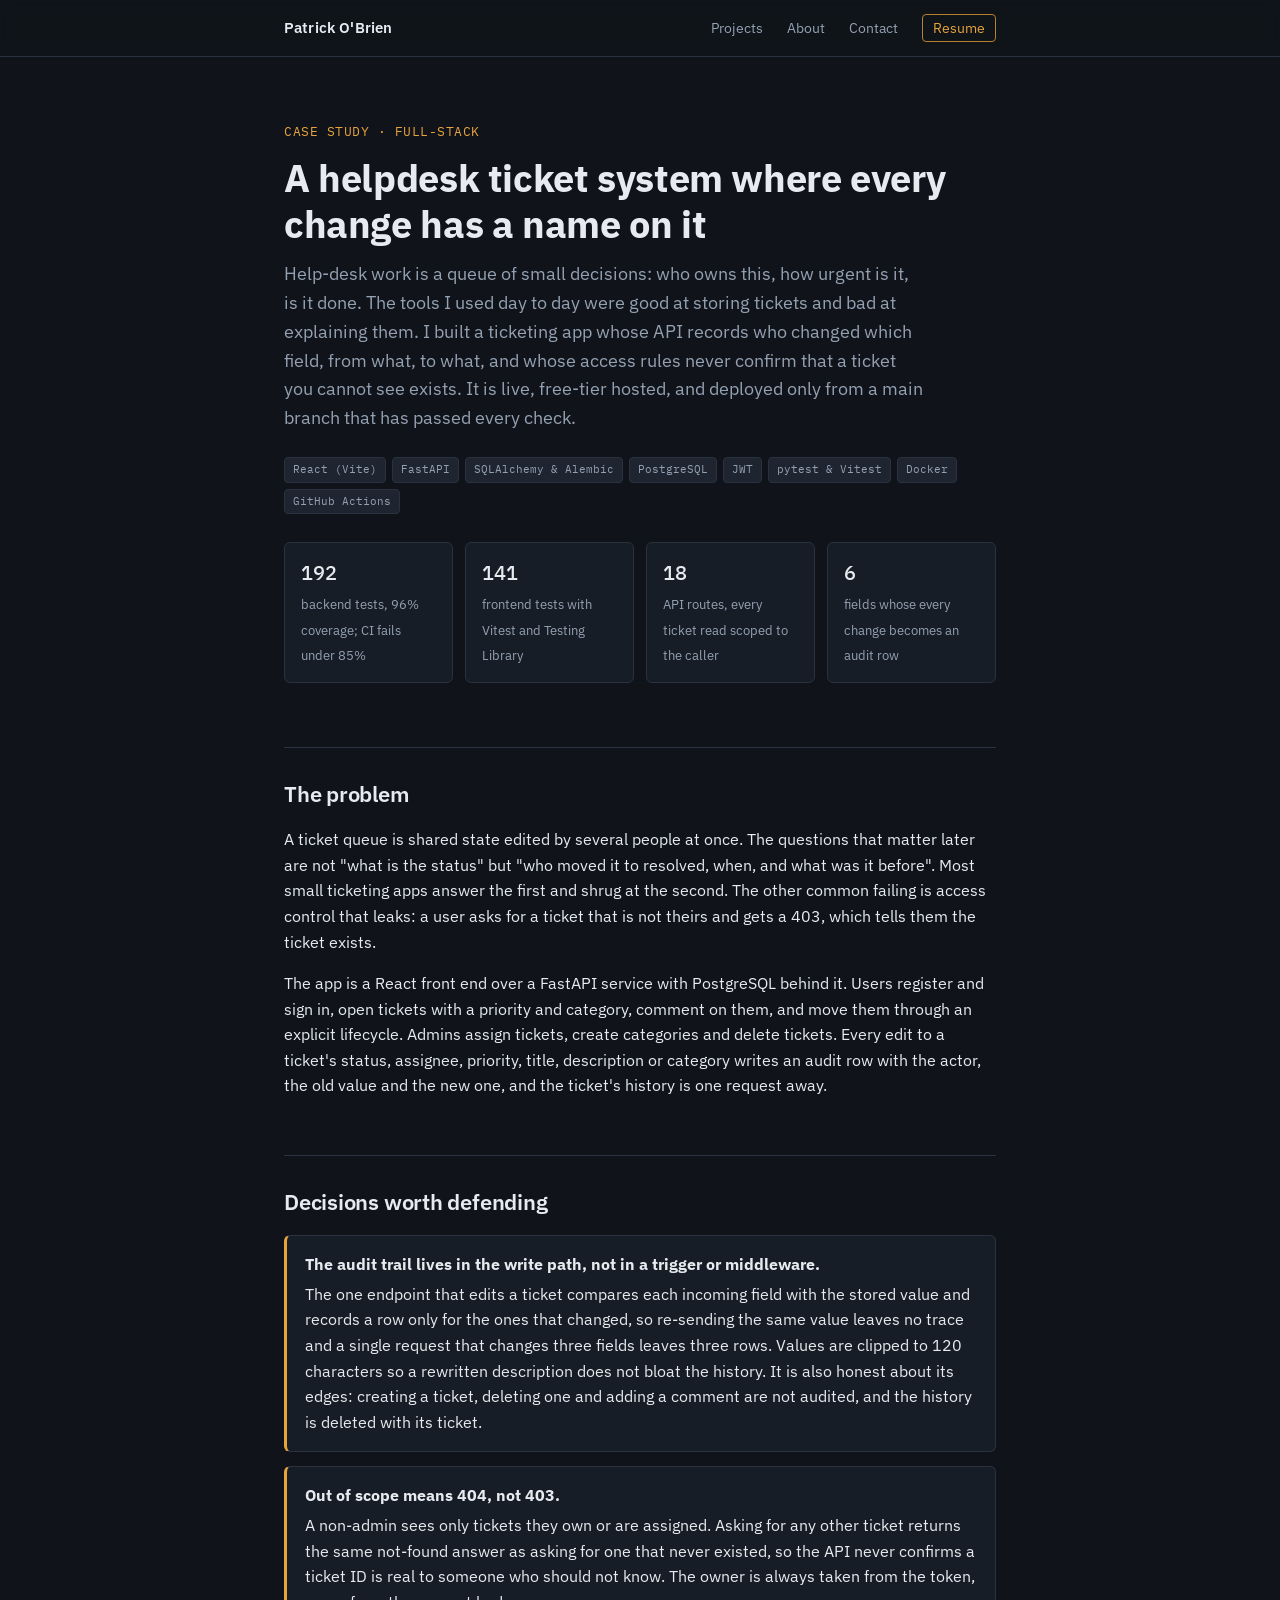
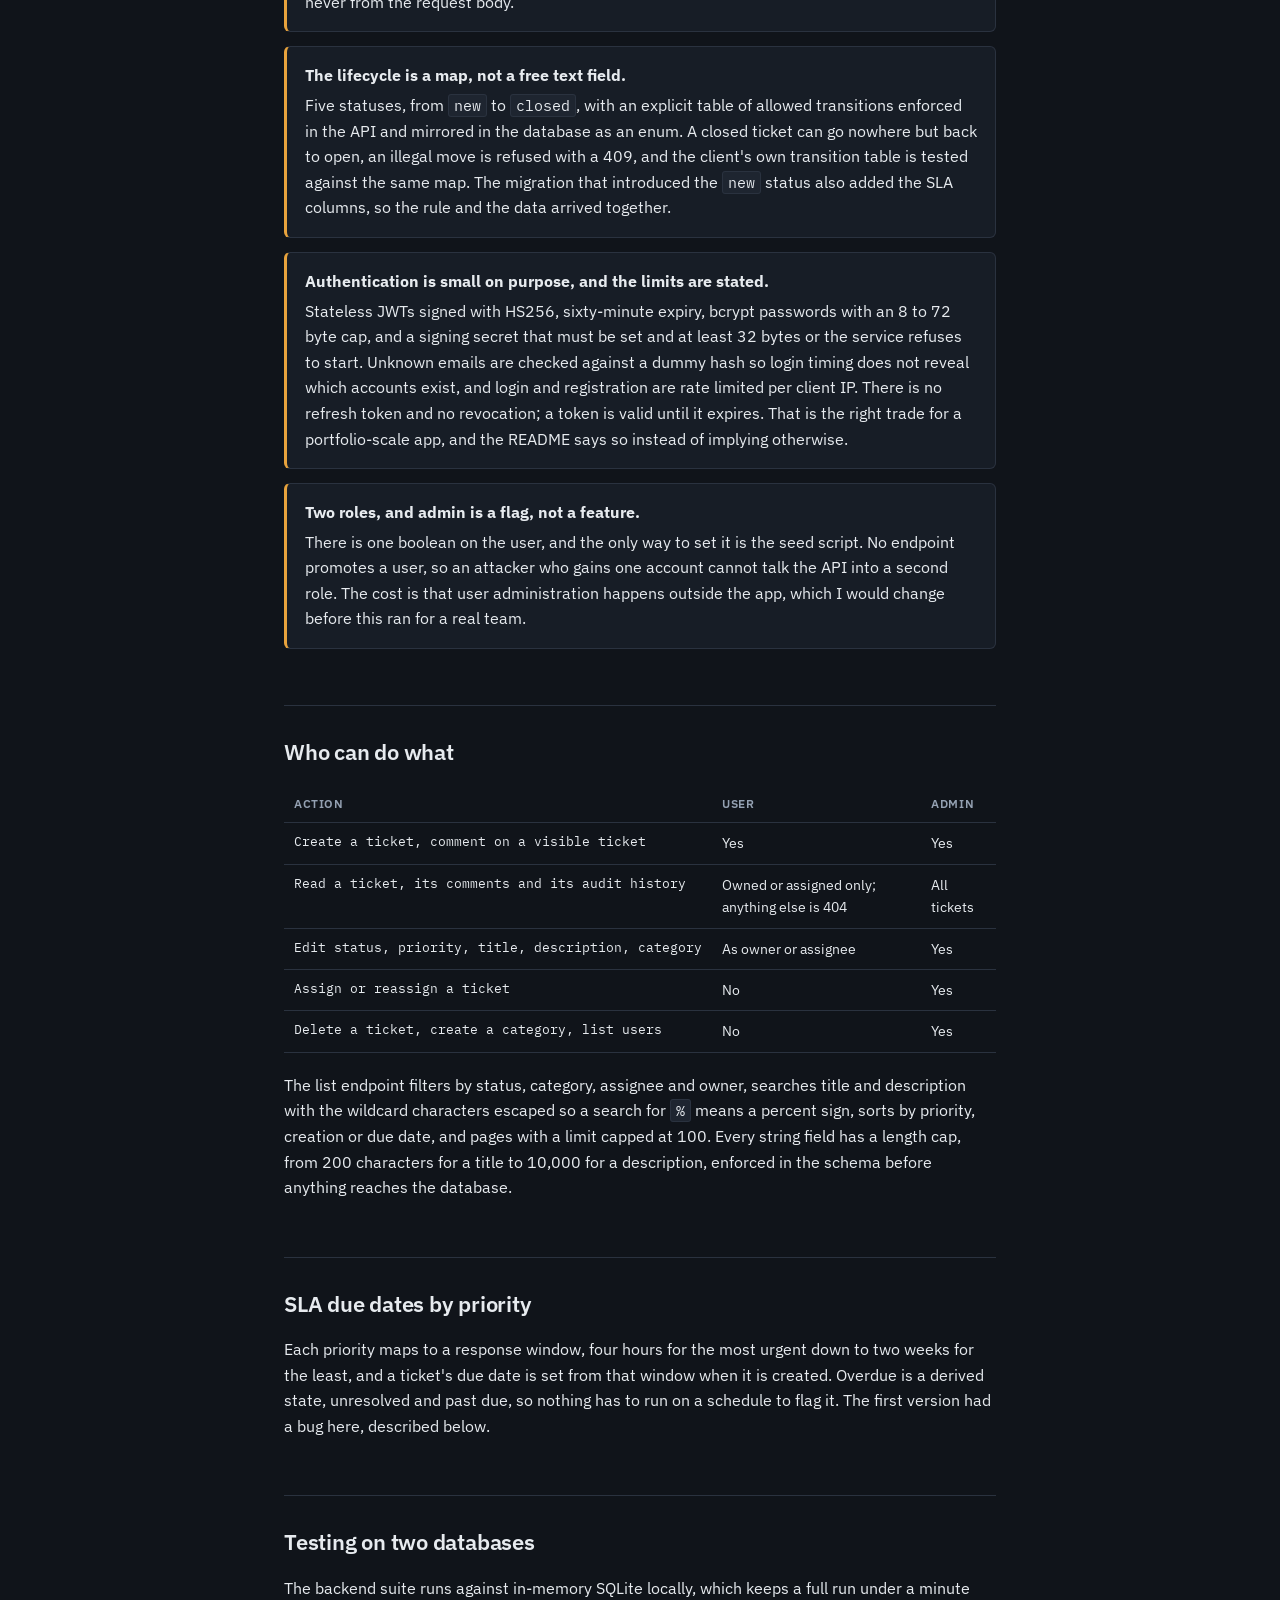
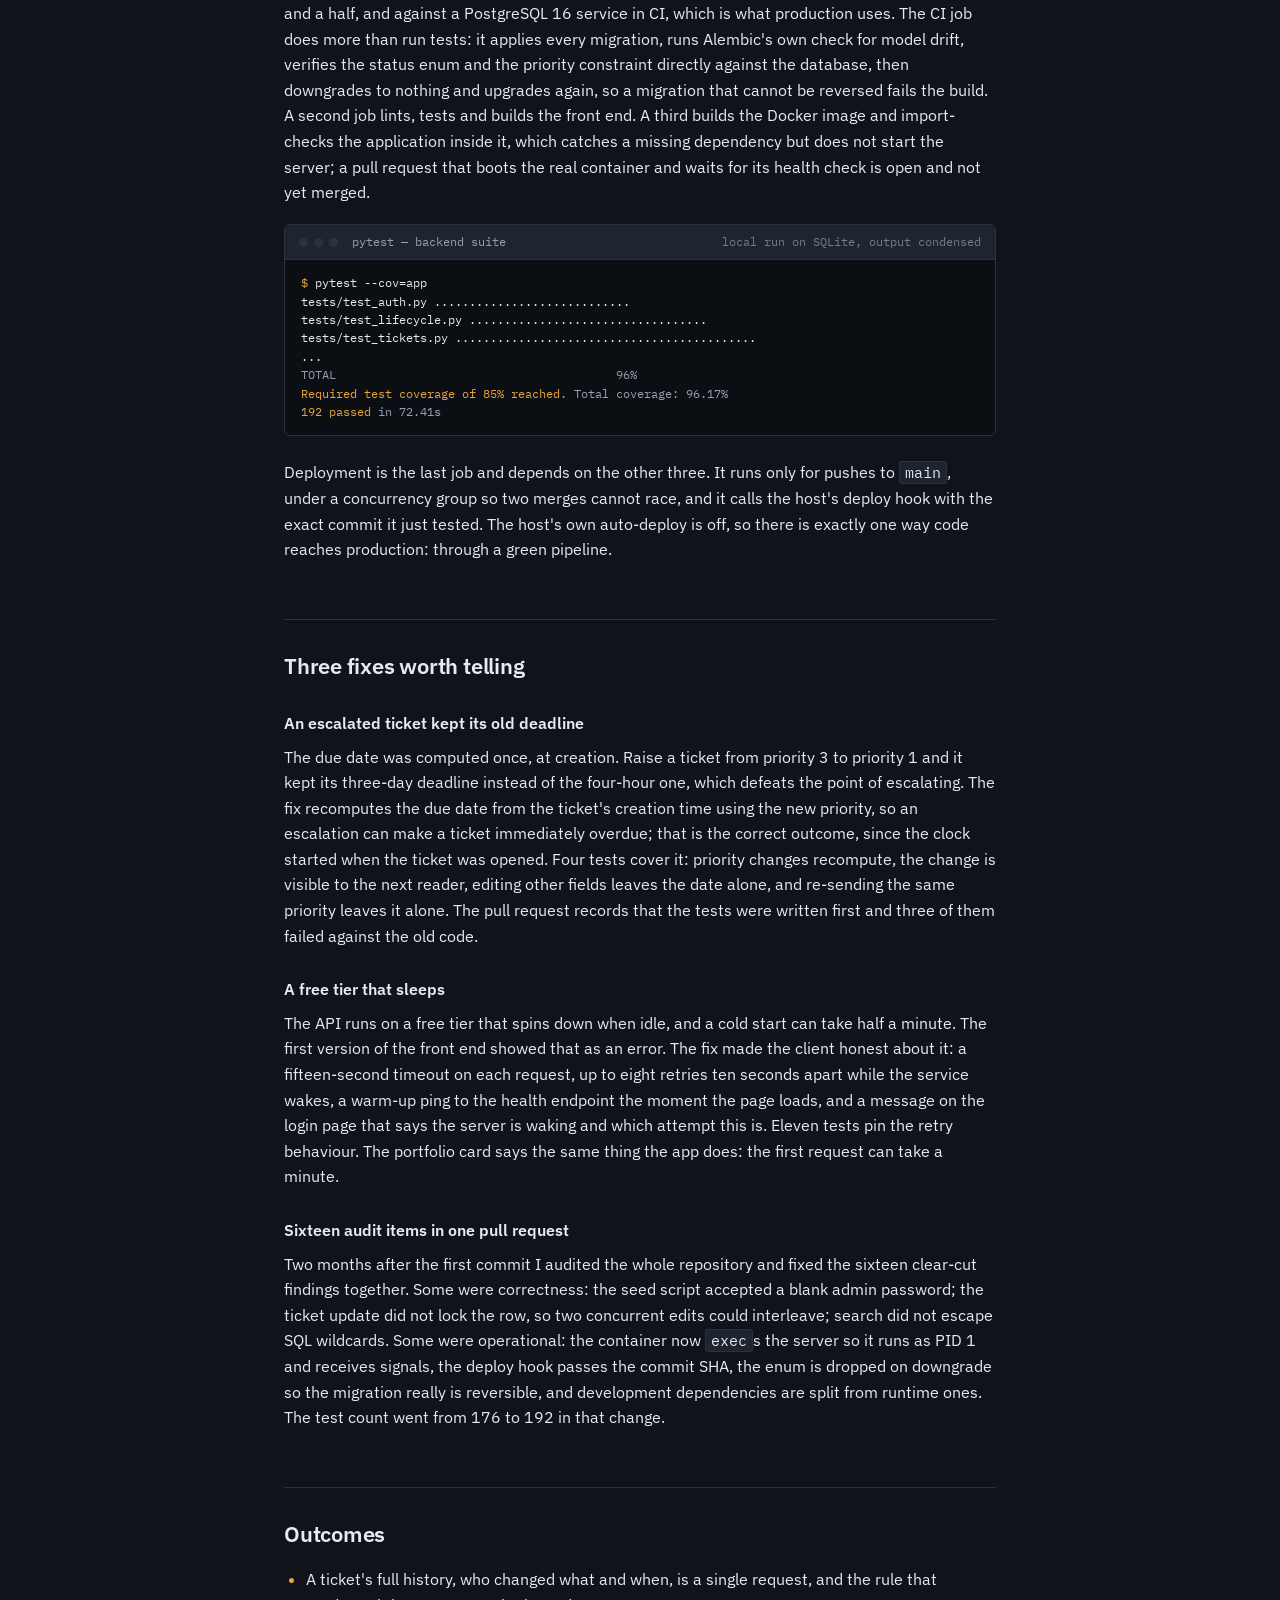
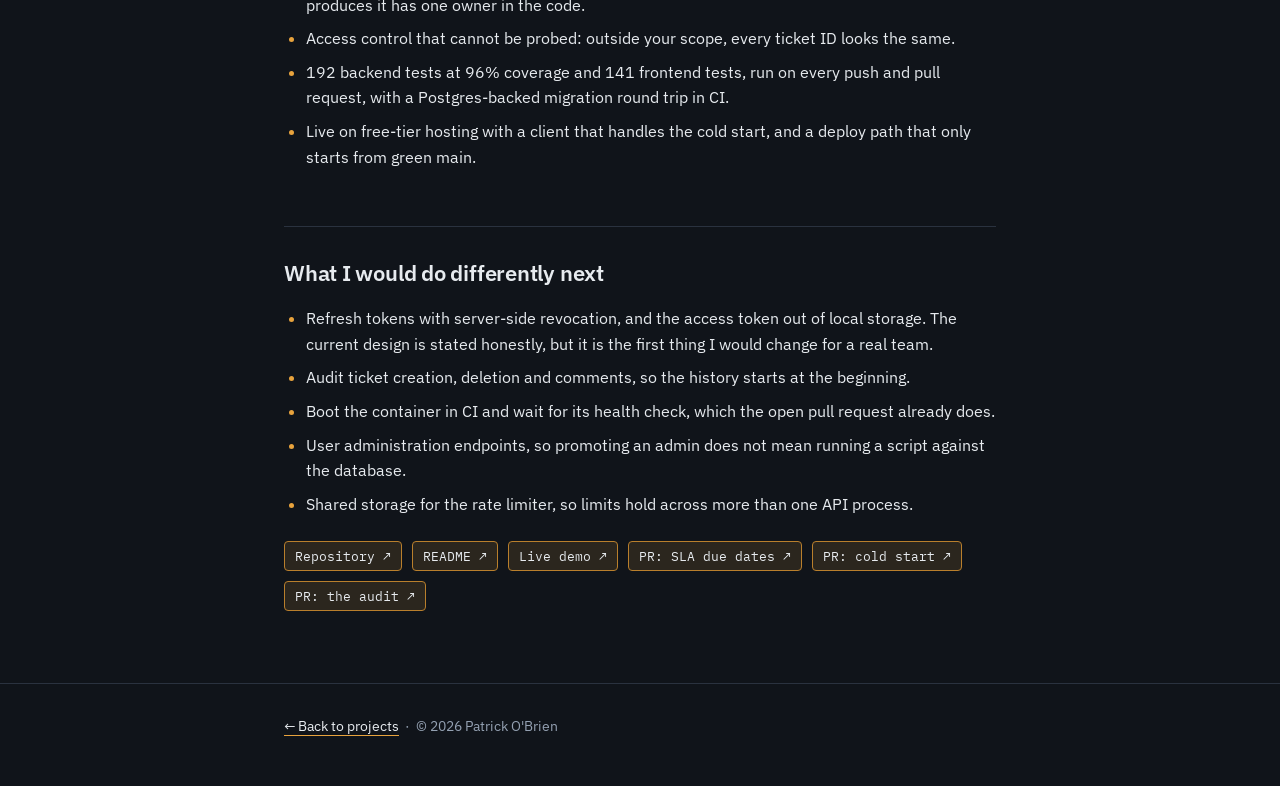
<file: case-studies/ticket-system.html>
<!DOCTYPE html>
<html lang="en">
<head>
<meta charset="UTF-8">
<meta name="viewport" content="width=device-width, initial-scale=1.0">
<title>Case study: Ticket Management System — Patrick O'Brien</title>
<meta name="description" content="A full-stack helpdesk ticketing app in React and FastAPI: JWT auth, owner-scoped access that answers 404 instead of 403, an audit row for every field change, SLA due dates by priority, 192 backend and 141 frontend tests, and a CI pipeline that deploys only from green main.">
<link rel="canonical" href="https://pobriendev.github.io/portfolio/case-studies/ticket-system.html">
<link rel="icon" type="image/svg+xml" href="../assets/favicon.svg">
<link rel="icon" type="image/png" sizes="32x32" href="../assets/favicon-32.png">
<meta name="theme-color" content="#10141A">
<meta property="og:type" content="article">
<meta property="og:url" content="https://pobriendev.github.io/portfolio/case-studies/ticket-system.html">
<meta property="og:title" content="Case study: Ticket Management System">
<meta property="og:description" content="A helpdesk ticketing app where every change is attributable: React and FastAPI, JWT auth, scoped access, an audit trail, SLA by priority, and 330+ tests behind a deploy that waits for green CI.">
<meta property="og:image" content="https://pobriendev.github.io/portfolio/assets/og-card-2026-11-17b.jpg">
<meta name="twitter:card" content="summary_large_image">
<link rel="preconnect" href="https://fonts.googleapis.com">
<link rel="preconnect" href="https://fonts.gstatic.com" crossorigin>
<link rel="preload" as="style" href="https://fonts.googleapis.com/css2?family=IBM+Plex+Sans:wght@400;500;600;700&family=IBM+Plex+Mono:wght@400;500&display=swap">
<link rel="stylesheet" href="https://fonts.googleapis.com/css2?family=IBM+Plex+Sans:wght@400;500;600;700&family=IBM+Plex+Mono:wght@400;500&display=swap" media="print" onload="this.media='all'">
<noscript><link rel="stylesheet" href="https://fonts.googleapis.com/css2?family=IBM+Plex+Sans:wght@400;500;600;700&family=IBM+Plex+Mono:wght@400;500&display=swap"></noscript>
<link rel="stylesheet" href="case-study.css">
</head>
<body>

<header class="site-nav">
  <div class="wrap">
    <a class="name" href="../index.html">Patrick O'Brien</a>
    <nav>
      <a href="../index.html#projects">Projects</a>
      <a href="../index.html#about">About</a>
      <a href="../index.html#contact">Contact</a>
      <a class="nav-resume" href="../assets/Patrick_OBrien_Resume.pdf" target="_blank" rel="noopener">Resume</a>
    </nav>
  </div>
</header>

<main class="wrap">
<article>
  <p class="eyebrow">Case study &middot; Full-stack</p>
  <h1>A helpdesk ticket system where every change has a name on it</h1>
  <p class="lede">Help-desk work is a queue of small decisions: who owns this, how urgent is it, is it done. The tools I used day to day were good at storing tickets and bad at explaining them. I built a ticketing app whose API records who changed which field, from what, to what, and whose access rules never confirm that a ticket you cannot see exists. It is live, free-tier hosted, and deployed only from a main branch that has passed every check.</p>
  <div class="stack-tags">
    <span>React (Vite)</span><span>FastAPI</span><span>SQLAlchemy &amp; Alembic</span><span>PostgreSQL</span><span>JWT</span><span>pytest &amp; Vitest</span><span>Docker</span><span>GitHub Actions</span>
  </div>
  <ul class="facts">
    <li><b>192</b><span>backend tests, 96% coverage; CI fails under 85%</span></li>
    <li><b>141</b><span>frontend tests with Vitest and Testing Library</span></li>
    <li><b>18</b><span>API routes, every ticket read scoped to the caller</span></li>
    <li><b>6</b><span>fields whose every change becomes an audit row</span></li>
  </ul>

  <h2>The problem</h2>
  <p>A ticket queue is shared state edited by several people at once. The questions that matter later are not "what is the status" but "who moved it to resolved, when, and what was it before". Most small ticketing apps answer the first and shrug at the second. The other common failing is access control that leaks: a user asks for a ticket that is not theirs and gets a 403, which tells them the ticket exists.</p>
  <p>The app is a React front end over a FastAPI service with PostgreSQL behind it. Users register and sign in, open tickets with a priority and category, comment on them, and move them through an explicit lifecycle. Admins assign tickets, create categories and delete tickets. Every edit to a ticket's status, assignee, priority, title, description or category writes an audit row with the actor, the old value and the new one, and the ticket's history is one request away.</p>

  <h2>Decisions worth defending</h2>

  <div class="decision"><p><b>The audit trail lives in the write path, not in a trigger or middleware.</b> The one endpoint that edits a ticket compares each incoming field with the stored value and records a row only for the ones that changed, so re-sending the same value leaves no trace and a single request that changes three fields leaves three rows. Values are clipped to 120 characters so a rewritten description does not bloat the history. It is also honest about its edges: creating a ticket, deleting one and adding a comment are not audited, and the history is deleted with its ticket.</p></div>

  <div class="decision"><p><b>Out of scope means 404, not 403.</b> A non-admin sees only tickets they own or are assigned. Asking for any other ticket returns the same not-found answer as asking for one that never existed, so the API never confirms a ticket ID is real to someone who should not know. The owner is always taken from the token, never from the request body.</p></div>

  <div class="decision"><p><b>The lifecycle is a map, not a free text field.</b> Five statuses, from <code>new</code> to <code>closed</code>, with an explicit table of allowed transitions enforced in the API and mirrored in the database as an enum. A closed ticket can go nowhere but back to open, an illegal move is refused with a 409, and the client's own transition table is tested against the same map. The migration that introduced the <code>new</code> status also added the SLA columns, so the rule and the data arrived together.</p></div>

  <div class="decision"><p><b>Authentication is small on purpose, and the limits are stated.</b> Stateless JWTs signed with HS256, sixty-minute expiry, bcrypt passwords with an 8 to 72 byte cap, and a signing secret that must be set and at least 32 bytes or the service refuses to start. Unknown emails are checked against a dummy hash so login timing does not reveal which accounts exist, and login and registration are rate limited per client IP. There is no refresh token and no revocation; a token is valid until it expires. That is the right trade for a portfolio-scale app, and the README says so instead of implying otherwise.</p></div>

  <div class="decision"><p><b>Two roles, and admin is a flag, not a feature.</b> There is one boolean on the user, and the only way to set it is the seed script. No endpoint promotes a user, so an attacker who gains one account cannot talk the API into a second role. The cost is that user administration happens outside the app, which I would change before this ran for a real team.</p></div>

  <h2>Who can do what</h2>
  <table>
    <thead><tr><th>Action</th><th>User</th><th>Admin</th></tr></thead>
    <tbody>
      <tr><td>Create a ticket, comment on a visible ticket</td><td>Yes</td><td>Yes</td></tr>
      <tr><td>Read a ticket, its comments and its audit history</td><td>Owned or assigned only; anything else is 404</td><td>All tickets</td></tr>
      <tr><td>Edit status, priority, title, description, category</td><td>As owner or assignee</td><td>Yes</td></tr>
      <tr><td>Assign or reassign a ticket</td><td>No</td><td>Yes</td></tr>
      <tr><td>Delete a ticket, create a category, list users</td><td>No</td><td>Yes</td></tr>
    </tbody>
  </table>
  <p>The list endpoint filters by status, category, assignee and owner, searches title and description with the wildcard characters escaped so a search for <code>%</code> means a percent sign, sorts by priority, creation or due date, and pages with a limit capped at 100. Every string field has a length cap, from 200 characters for a title to 10,000 for a description, enforced in the schema before anything reaches the database.</p>

  <h2>SLA due dates by priority</h2>
  <p>Each priority maps to a response window, four hours for the most urgent down to two weeks for the least, and a ticket's due date is set from that window when it is created. Overdue is a derived state, unresolved and past due, so nothing has to run on a schedule to flag it. The first version had a bug here, described below.</p>

  <h2>Testing on two databases</h2>
  <p>The backend suite runs against in-memory SQLite locally, which keeps a full run under a minute and a half, and against a PostgreSQL 16 service in CI, which is what production uses. The CI job does more than run tests: it applies every migration, runs Alembic's own check for model drift, verifies the status enum and the priority constraint directly against the database, then downgrades to nothing and upgrades again, so a migration that cannot be reversed fails the build. A second job lints, tests and builds the front end. A third builds the Docker image and import-checks the application inside it, which catches a missing dependency but does not start the server; a pull request that boots the real container and waits for its health check is open and not yet merged.</p>
  <figure class="terminal">
    <figcaption><span class="dots" aria-hidden="true"><i></i><i></i><i></i></span>pytest &mdash; backend suite<span class="t-note">local run on SQLite, output condensed</span></figcaption>
    <pre tabindex="0"><span class="t-p">$</span> <span class="t-c">pytest --cov=app</span>
<span class="t-o">tests/test_auth.py ............................</span>
<span class="t-o">tests/test_lifecycle.py ..................................</span>
<span class="t-o">tests/test_tickets.py ...........................................</span>
<span class="t-o">...</span>
TOTAL                                        96%
<span class="t-hl">Required test coverage of 85% reached.</span> Total coverage: 96.17%
<span class="t-hl">192 passed</span> in 72.41s</pre>
  </figure>
  <p>Deployment is the last job and depends on the other three. It runs only for pushes to <code>main</code>, under a concurrency group so two merges cannot race, and it calls the host's deploy hook with the exact commit it just tested. The host's own auto-deploy is off, so there is exactly one way code reaches production: through a green pipeline.</p>

  <h2>Three fixes worth telling</h2>

  <h3>An escalated ticket kept its old deadline</h3>
  <p>The due date was computed once, at creation. Raise a ticket from priority 3 to priority 1 and it kept its three-day deadline instead of the four-hour one, which defeats the point of escalating. The fix recomputes the due date from the ticket's creation time using the new priority, so an escalation can make a ticket immediately overdue; that is the correct outcome, since the clock started when the ticket was opened. Four tests cover it: priority changes recompute, the change is visible to the next reader, editing other fields leaves the date alone, and re-sending the same priority leaves it alone. The pull request records that the tests were written first and three of them failed against the old code.</p>

  <h3>A free tier that sleeps</h3>
  <p>The API runs on a free tier that spins down when idle, and a cold start can take half a minute. The first version of the front end showed that as an error. The fix made the client honest about it: a fifteen-second timeout on each request, up to eight retries ten seconds apart while the service wakes, a warm-up ping to the health endpoint the moment the page loads, and a message on the login page that says the server is waking and which attempt this is. Eleven tests pin the retry behaviour. The portfolio card says the same thing the app does: the first request can take a minute.</p>

  <h3>Sixteen audit items in one pull request</h3>
  <p>Two months after the first commit I audited the whole repository and fixed the sixteen clear-cut findings together. Some were correctness: the seed script accepted a blank admin password; the ticket update did not lock the row, so two concurrent edits could interleave; search did not escape SQL wildcards. Some were operational: the container now <code>exec</code>s the server so it runs as PID 1 and receives signals, the deploy hook passes the commit SHA, the enum is dropped on downgrade so the migration really is reversible, and development dependencies are split from runtime ones. The test count went from 176 to 192 in that change.</p>

  <h2>Outcomes</h2>
  <ul>
    <li>A ticket's full history, who changed what and when, is a single request, and the rule that produces it has one owner in the code.</li>
    <li>Access control that cannot be probed: outside your scope, every ticket ID looks the same.</li>
    <li>192 backend tests at 96% coverage and 141 frontend tests, run on every push and pull request, with a Postgres-backed migration round trip in CI.</li>
    <li>Live on free-tier hosting with a client that handles the cold start, and a deploy path that only starts from green main.</li>
  </ul>

  <h2>What I would do differently next</h2>
  <ul>
    <li>Refresh tokens with server-side revocation, and the access token out of local storage. The current design is stated honestly, but it is the first thing I would change for a real team.</li>
    <li>Audit ticket creation, deletion and comments, so the history starts at the beginning.</li>
    <li>Boot the container in CI and wait for its health check, which the open pull request already does.</li>
    <li>User administration endpoints, so promoting an admin does not mean running a script against the database.</li>
    <li>Shared storage for the rate limiter, so limits hold across more than one API process.</li>
  </ul>

  <div class="links">
    <a href="https://github.com/pobrienDev/ticket-system" target="_blank" rel="noopener">Repository &#8599;</a>
    <a href="https://github.com/pobrienDev/ticket-system#readme" target="_blank" rel="noopener">README &#8599;</a>
    <a href="https://ticket-system-azure-omega.vercel.app" target="_blank" rel="noopener">Live demo &#8599;</a>
    <a href="https://github.com/pobrienDev/ticket-system/pull/8" target="_blank" rel="noopener">PR: SLA due dates &#8599;</a>
    <a href="https://github.com/pobrienDev/ticket-system/pull/13" target="_blank" rel="noopener">PR: cold start &#8599;</a>
    <a href="https://github.com/pobrienDev/ticket-system/pull/16" target="_blank" rel="noopener">PR: the audit &#8599;</a>
  </div>
</article>
</main>

<footer>
  <div class="wrap">
    <a href="../index.html#projects">&larr; Back to projects</a> &nbsp;&middot;&nbsp; &copy; <span id="year"></span> Patrick O'Brien
  </div>
</footer>
<script>document.getElementById('year').textContent = new Date().getFullYear();</script>
</body>
</html>
</file>
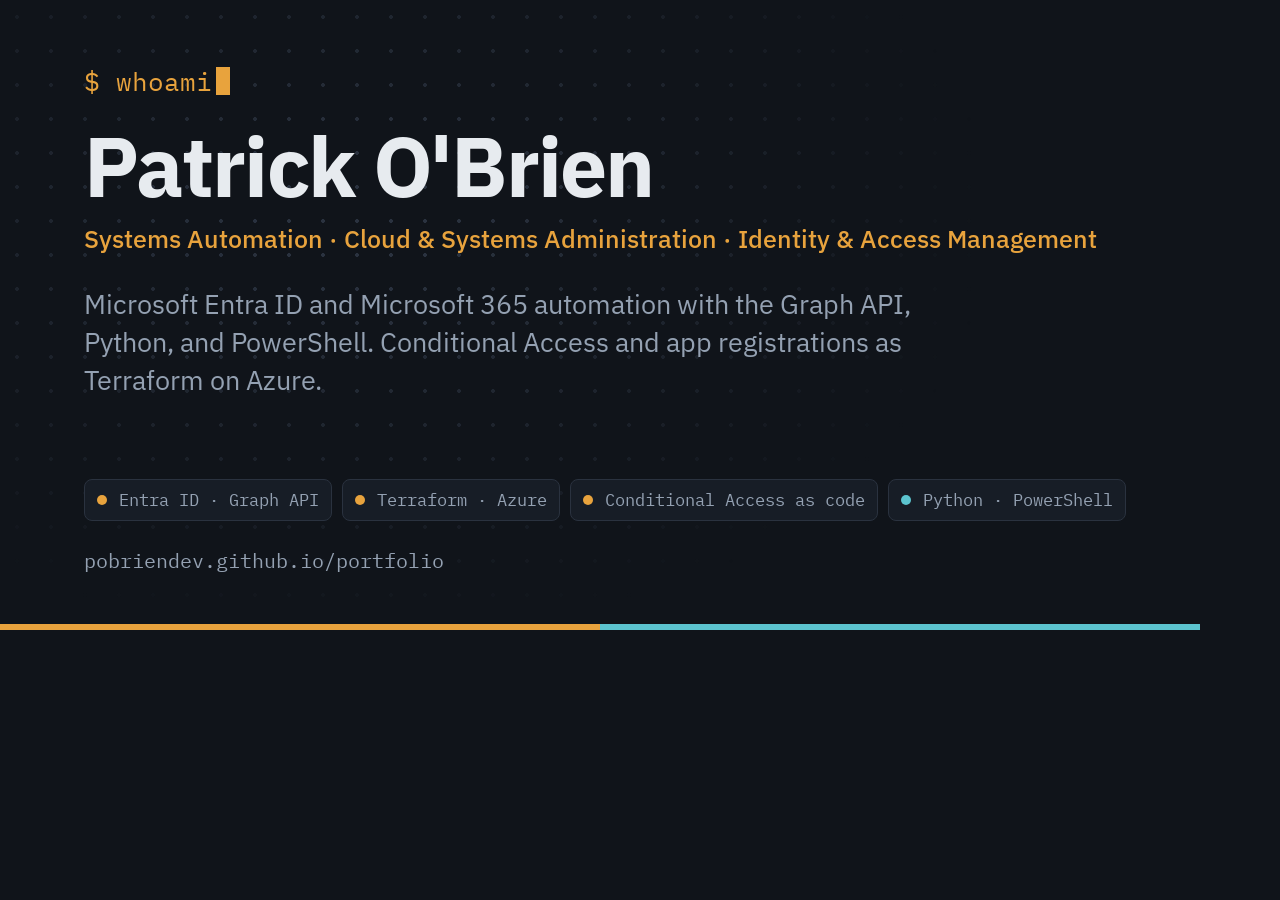
<file: tools/og-card.html>
<!doctype html>
<html lang="en">
<head>
<meta charset="utf-8">
<title>OG card source</title>
<link rel="preconnect" href="https://fonts.googleapis.com">
<link rel="preconnect" href="https://fonts.gstatic.com" crossorigin>
<link href="https://fonts.googleapis.com/css2?family=IBM+Plex+Sans:wght@400;500;600;700&family=IBM+Plex+Mono:wght@400;500&display=block" rel="stylesheet">
<style>
  /* Source for assets/og-card-2026-11-17b.jpg. Render at exactly 1200x630:
     chrome --headless=new --screenshot=og.png --window-size=1200,630 --virtual-time-budget=6000 file://.../tools/og-card.html
     then: sips -s format jpeg -s formatOptions 88 og.png --out assets/og-card-2026-11-17b.jpg
     When the card changes, give the file a new name and update every og:image and
     twitter:image tag: LinkedIn and others cache preview images by URL for days. */
  :root{
    --bg:#10141A; --surface:#171D26; --border:#2A323F; --text:#E7EBEF; --text-dim:#94A1B2;
    --accent:#E8A33D; --accent-2:#5CC4CF;
  }
  html,body{ margin:0; width:1200px; height:630px; overflow:hidden; background:var(--bg); color:var(--text);
    font-family:'IBM Plex Sans',sans-serif; -webkit-font-smoothing:antialiased; }
  .card{ position:relative; width:1200px; height:630px; padding:64px 84px 56px; box-sizing:border-box; }
  .card::before{ content:""; position:absolute; inset:0;
    background-image:radial-gradient(var(--border) 1.6px, transparent 2.2px); background-size:34px 34px;
    -webkit-mask-image:radial-gradient(ellipse 70% 90% at 30% 35%, #000 10%, transparent 75%); }
  .card::after{ content:""; position:absolute; left:0; right:0; bottom:0; height:6px;
    background:linear-gradient(90deg, var(--accent) 0 50%, var(--accent-2) 50% 100%); }
  .in{ position:relative; height:100%; display:flex; flex-direction:column; }
  .prompt{ font-family:'IBM Plex Mono',monospace; color:var(--accent); font-size:26px; margin-bottom:26px; }
  .prompt i{ display:inline-block; width:14px; height:28px; background:var(--accent); vertical-align:-4px; margin-left:4px; }
  h1{ margin:0 0 14px; font-size:84px; line-height:1; letter-spacing:-0.02em; font-weight:700; }
  .role{ color:var(--accent); font-size:25px; font-weight:500; margin:0 0 30px; white-space:nowrap; }
  .sum{ color:var(--text-dim); font-size:27px; line-height:1.4; max-width:880px; margin:0; }
  .chips{ margin-top:auto; display:flex; gap:10px; font-family:'IBM Plex Mono',monospace; font-size:17px; color:var(--text-dim); white-space:nowrap; }
  .chips span{ background:var(--surface); border:1px solid var(--border); border-radius:8px; padding:9px 12px; }
  .chips span::before{ content:""; display:inline-block; width:10px; height:10px; border-radius:50%; background:var(--accent); margin-right:12px; vertical-align:1px; }
  .chips span.fs::before{ background:var(--accent-2); }
  .url{ margin-top:26px; font-family:'IBM Plex Mono',monospace; font-size:20px; color:var(--text-dim); }
</style>
</head>
<body>
<div class="card"><div class="in">
  <div class="prompt">$ whoami<i></i></div>
  <h1>Patrick O'Brien</h1>
  <p class="role">Systems Automation &middot; Cloud &amp; Systems Administration &middot; Identity &amp; Access Management</p>
  <p class="sum">Microsoft Entra ID and Microsoft 365 automation with the Graph API, Python, and PowerShell. Conditional Access and app registrations as Terraform on Azure.</p>
  <div class="chips">
    <span>Entra ID &middot; Graph API</span>
    <span>Terraform &middot; Azure</span>
    <span>Conditional Access as code</span>
    <span class="fs">Python &middot; PowerShell</span>
  </div>
  <div class="url">pobriendev.github.io/portfolio</div>
</div></div>
</body>
</html>
</file>
<file: case-studies/case-study.css>
:root{
    --bg: #10141A;
    --surface: #171D26;
    --surface-2: #1E2530;
    --border: #2A323F;
    --text: #E7EBEF;
    --text-dim: #94A1B2;
    --accent: #E8A33D;
    --accent-dim: #B97F2C;
    --accent-soft: rgba(232,163,61,0.12);
    --max-w: 760px;
  }
  *{ box-sizing: border-box; }
  html{ scroll-behavior: smooth; }
  body{
    margin: 0;
    background: var(--bg);
    color: var(--text);
    font-family: 'IBM Plex Sans', -apple-system, BlinkMacSystemFont, 'Segoe UI', sans-serif;
    line-height: 1.6;
    -webkit-font-smoothing: antialiased;
  }
  .mono{ font-family: 'IBM Plex Mono', ui-monospace, SFMono-Regular, Menlo, monospace; }
  a{ color: inherit; }
  .wrap{ max-width: var(--max-w); margin: 0 auto; padding: 0 24px; }

  /* ---------- Nav (same as the home page) ---------- */
  header.site-nav{
    position: sticky; top: 0; z-index: 10;
    background: rgba(16,20,26,0.85);
    backdrop-filter: blur(8px);
    border-bottom: 1px solid var(--border);
  }
  header.site-nav .wrap{ display: flex; align-items: center; justify-content: space-between; padding-top: 16px; padding-bottom: 16px; }
  header.site-nav .name{ font-weight: 600; font-size: 15px; letter-spacing: 0.01em; text-decoration: none; }
  header.site-nav nav{ display: flex; gap: 24px; }
  header.site-nav nav a{ text-decoration: none; color: var(--text-dim); font-size: 14px; transition: color 0.15s ease; }
  header.site-nav nav a:hover{ color: var(--text); }
  header.site-nav nav a.nav-resume{ color: var(--accent); border: 1px solid var(--accent-dim); border-radius: 4px; padding: 2px 10px; margin: -3px 0; }
  header.site-nav nav a.nav-resume:hover{ background: var(--accent); color: var(--bg); }
  @media (max-width: 560px){
    header.site-nav .wrap{ padding-left: 16px; padding-right: 16px; }
    header.site-nav nav{ gap: 12px; }
    header.site-nav nav a{ font-size: 13px; }
  }
  @media (max-width: 440px){
    header.site-nav .wrap{ flex-direction: column; align-items: flex-start; gap: 8px; padding-top: 12px; padding-bottom: 12px; }
    header.site-nav nav{ flex-wrap: wrap; row-gap: 8px; gap: 16px; }
  }

  /* ---------- Article ---------- */
  .eyebrow{
    font-family: 'IBM Plex Mono', monospace;
    font-size: 12.5px; color: var(--accent);
    letter-spacing: 0.04em; text-transform: uppercase;
    margin: 64px 0 14px;
  }
  h1{ font-size: clamp(28px, 4.5vw, 38px); font-weight: 700; letter-spacing: -0.01em; line-height: 1.2; margin: 0 0 14px; }
  .lede{ font-size: 18px; color: var(--text-dim); margin: 0 0 24px; max-width: 640px; }
  .stack-tags{ display: flex; flex-wrap: wrap; gap: 6px; margin: 0 0 28px; }
  .stack-tags span{
    font-family: 'IBM Plex Mono', monospace; font-size: 11px; color: var(--text-dim);
    background: var(--surface-2); border: 1px solid var(--border); padding: 3px 8px; border-radius: 4px;
  }
  .facts{
    display: grid; grid-template-columns: repeat(auto-fit, minmax(150px, 1fr)); gap: 12px;
    margin: 0 0 56px; padding: 0; list-style: none;
  }
  .facts li{ background: var(--surface); border: 1px solid var(--border); border-radius: 6px; padding: 14px 16px; }
  .facts b{ display: block; font-family: 'IBM Plex Mono', monospace; font-size: 20px; font-weight: 500; color: var(--text); margin-bottom: 2px; }
  .facts span{ font-size: 12.5px; color: var(--text-dim); }

  article h2{ font-size: 22px; font-weight: 600; letter-spacing: -0.01em; margin: 56px 0 16px; padding-top: 28px; border-top: 1px solid var(--border); }
  article h3{ font-size: 16px; font-weight: 600; margin: 28px 0 8px; }
  article p{ margin: 0 0 16px; }
  article p, article li{ color: var(--text); }
  article .dim{ color: var(--text-dim); }
  article ul, article ol{ padding-left: 22px; margin: 0 0 16px; }
  article li{ margin-bottom: 8px; }
  article li::marker{ color: var(--accent); }
  article code{ font-family: 'IBM Plex Mono', monospace; font-size: 0.92em; background: var(--surface-2); border: 1px solid var(--border); border-radius: 3px; padding: 1px 5px; }
  article a{ color: var(--text); text-decoration: none; border-bottom: 1px solid var(--accent); }
  article a:hover{ color: var(--accent); }

  .decision{
    background: var(--surface); border: 1px solid var(--border); border-left: 3px solid var(--accent);
    border-radius: 6px; padding: 16px 18px; margin: 0 0 14px;
  }
  .decision p{ margin: 0; }
  .decision b{ display: block; margin-bottom: 4px; }

  table{ width: 100%; border-collapse: collapse; font-size: 14px; margin: 0 0 20px; }
  th, td{ text-align: left; padding: 9px 10px; border-bottom: 1px solid var(--border); vertical-align: top; }
  th{ font-size: 12px; text-transform: uppercase; letter-spacing: 0.05em; color: var(--text-dim); font-weight: 600; }
  td:first-child{ font-family: 'IBM Plex Mono', monospace; font-size: 13px; white-space: nowrap; }

  /* ---------- Terminal (same as the home page) ---------- */
  .terminal{ min-width: 0; max-width: 100%; margin: 18px 0 24px; background: #0B0E13; border: 1px solid var(--border); border-radius: 6px; overflow: hidden; }
  .terminal figcaption{ display: flex; align-items: center; gap: 10px; padding: 8px 14px; border-bottom: 1px solid var(--border); background: var(--surface-2); font-family: 'IBM Plex Mono', monospace; font-size: 11.5px; color: var(--text-dim); }
  .terminal .dots{ display: inline-flex; gap: 6px; margin-right: 4px; }
  .terminal .dots i{ width: 9px; height: 9px; border-radius: 50%; background: var(--border); }
  .terminal .t-note{ margin-left: auto; opacity: 0.7; }
  .terminal pre{ margin: 0; padding: 14px 16px; overflow-x: auto; font-family: 'IBM Plex Mono', ui-monospace, SFMono-Regular, Menlo, monospace; font-size: 11.5px; line-height: 1.6; color: var(--text-dim); white-space: pre; tab-size: 4; }
  .terminal pre:focus-visible{ outline: 1px solid var(--accent-dim); outline-offset: -1px; }
  .terminal .t-p{ color: var(--accent); }
  .terminal .t-c{ color: var(--text); }
  .terminal .t-o{ color: var(--text); }
  .terminal .t-hl{ color: var(--accent); }
  .terminal .t-err{ color: #E8846B; }
  @media (max-width: 560px){ .terminal .t-note{ display: none; } }

  .links{ display: flex; flex-wrap: wrap; gap: 10px; margin: 24px 0 0; }
  .links a{
    font-family: 'IBM Plex Mono', monospace; font-size: 12.5px; color: var(--text); text-decoration: none;
    background: var(--accent-soft); border: 1px solid var(--accent-dim); padding: 4px 10px; border-radius: 4px;
  }
  .links a:hover{ background: var(--accent); color: var(--bg); }

  footer{ margin-top: 72px; padding: 32px 0 48px; border-top: 1px solid var(--border); font-size: 13.5px; color: var(--text-dim); }
  footer a{ color: var(--text); text-decoration: none; border-bottom: 1px solid var(--accent); }

  /* ---------- Diagram ---------- */
  .diagram{
    margin: 18px 0 8px;
    background: var(--surface);
    border: 1px solid var(--border);
    border-radius: 6px;
    overflow-x: auto;
  }
  .diagram svg{
    display: block;
    width: 100%;
    min-width: 680px;
    height: auto;
    padding: 18px 18px 14px;
    font-family: 'IBM Plex Sans', -apple-system, BlinkMacSystemFont, 'Segoe UI', sans-serif;
  }
  .diagram .col{ font-family: 'IBM Plex Mono', monospace; font-size: 11px; letter-spacing: 0.06em; text-transform: uppercase; fill: var(--accent); }
  .diagram .box{ fill: var(--surface-2); stroke: var(--border); }
  .diagram .box.id{ stroke: var(--accent-dim); }
  .diagram .t{ font-size: 12.5px; fill: var(--text); }
  .diagram .t.b{ font-weight: 600; }
  .diagram .t.id{ font-family: 'IBM Plex Mono', monospace; font-weight: 500; }
  .diagram .d{ font-size: 11.5px; fill: var(--text-dim); }
  .diagram .lbl{ font-family: 'IBM Plex Mono', monospace; font-size: 10.5px; fill: var(--accent); }
  .diagram .arrow{ stroke: var(--text-dim); stroke-width: 1.2; fill: none; }
  .diagram .head{ fill: var(--text-dim); }
  .diagram .note{ font-size: 11.5px; fill: var(--text-dim); }
  .diagram-caption{ font-size: 12.5px; color: var(--text-dim); margin: 0 0 28px; }
</file>
